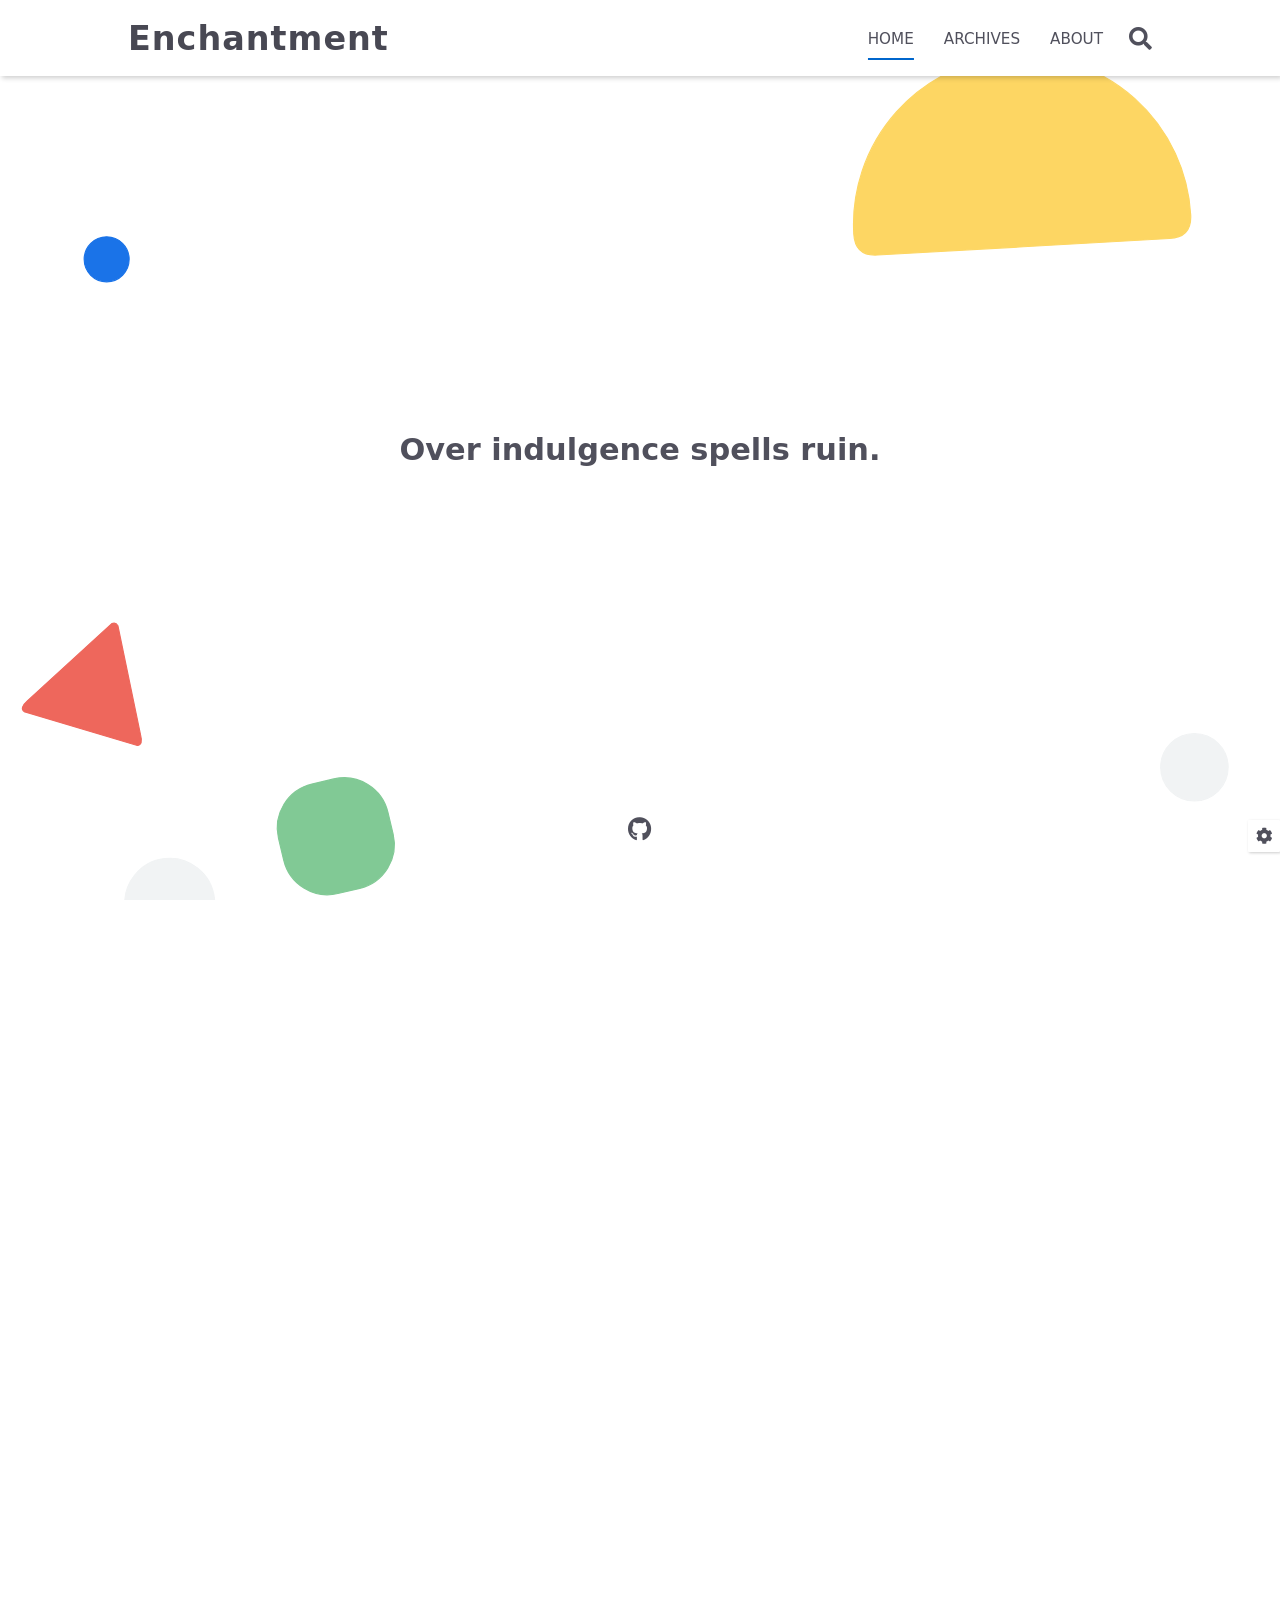
<file: index.html>
<!DOCTYPE html>
<html lang="en">
<head>
    <meta charset="utf-8">
    <meta name="viewport" content="width=device-width, initial-scale=1, maximum-scale=1">
    <meta name="keywords" content="Hexo Theme Keep">
    <meta name="description" content="Hexo Theme Keep">
    <meta name="author" content="IMeanGabriel">
    
    <title>
        
        Enchantment
    </title>
    <link rel="stylesheet" href="/css/style.css">
    <link rel="shortcut icon" href="/images/house.ico">
    <link rel="stylesheet" href="/css/font-awesome.min.css">
    <script id="hexo-configurations">
    let KEEP = window.KEEP || {};
    KEEP.hexo_config = {"hostname":"example.com","root":"/","language":"en","path":"search.json"};
    KEEP.theme_config = {"toc":{"enable":true,"number":false,"expand_all":false,"init_open":true},"style":{"primary_color":"#0066CC","avatar":"/images/kitten.svg","favicon":"/images/house.ico","article_img_align":"left","left_side_width":"260px","content_max_width":"920px","hover":{"shadow":true,"scale":true},"first_screen":{"enable":true,"background_img":"/images/bg.svg","description":"Over indulgence spells ruin."},"scroll":{"progress_bar":{"enable":true},"percent":{"enable":true}}},"local_search":{"enable":true,"preload":true},"code_copy":{"enable":false,"style":"default"},"pjax":{"enable":true},"lazyload":{"enable":true},"version":"3.4.1"};
    KEEP.language_ago = {"second":"%s seconds ago","minute":"%s minutes ago","hour":"%s hours ago","day":"%s days ago","week":"%s weeks ago","month":"%s months ago","year":"%s years ago"};
  </script>
<meta name="generator" content="Hexo 5.4.0"></head>


<body>
<div class="progress-bar-container">
    
        <span class="scroll-progress-bar"></span>
    

    
        <span class="pjax-progress-bar"></span>
        <span class="pjax-progress-icon">
            <i class="fas fa-circle-notch fa-spin"></i>
        </span>
    
</div>


<main class="page-container">

    
        <div class="first-screen-container flex-center fade-in-down-animation">
    <div class="content flex-center">
        <div class="description">
            Over indulgence spells ruin.
        </div>
        
            <div class="s-icon-list">
                
                    
                        
                            <span class="s-icon-item github">
                                <a target="_blank" href="https://github.com/IMeanGabriel# your GitHub URL">
                                    <i class="fab fa-github"></i>
                                </a>
                            </span>
                        
                    
                
                    
                
                    
                
                    
                
                    
                
                    
                
                    
                
                    
                
            </div>
        
    </div>
</div>

    

    <div class="page-main-content">

        <div class="page-main-content-top">
            <header class="header-wrapper">

    <div class="header-content has-first-screen">
        <div class="left">
            <a class="logo-title" href="/">
                Enchantment
            </a>
        </div>

        <div class="right">
            <div class="pc">
                <ul class="menu-list">
                    
                        <li class="menu-item">
                            <a class="active"
                               href="/"
                            >
                                HOME
                            </a>
                        </li>
                    
                        <li class="menu-item">
                            <a class=""
                               href="/archives"
                            >
                                ARCHIVES
                            </a>
                        </li>
                    
                        <li class="menu-item">
                            <a class=""
                               href="/about"
                            >
                                ABOUT
                            </a>
                        </li>
                    
                    
                        <li class="menu-item search search-popup-trigger">
                            <i class="fas fa-search"></i>
                        </li>
                    
                </ul>
            </div>
            <div class="mobile">
                
                    <div class="icon-item search search-popup-trigger"><i class="fas fa-search"></i></div>
                
                <div class="icon-item menu-bar">
                    <div class="menu-bar-middle"></div>
                </div>
            </div>
        </div>
    </div>

    <div class="header-drawer">
        <ul class="drawer-menu-list">
            
                <li class="drawer-menu-item flex-center">
                    <a class="active"
                       href="/">HOME</a>
                </li>
            
                <li class="drawer-menu-item flex-center">
                    <a class=""
                       href="/archives">ARCHIVES</a>
                </li>
            
                <li class="drawer-menu-item flex-center">
                    <a class=""
                       href="/about">ABOUT</a>
                </li>
            
        </ul>
    </div>

    <div class="window-mask"></div>

</header>


        </div>

        <div class="page-main-content-middle">

            <div class="main-content">

                
                    <div class="home-content-container fade-in-down-animation">
    <ul class="home-article-list">
        
            <li class="home-article-item">

                

                <h3 class="home-article-title">
                    <a href="/2026/03/01/%E4%BA%B2%E5%AD%90%E4%B8%BC%E9%85%8D%E6%96%B9/">
                        亲子丼配方
                    </a>
                </h3>

                <div class="home-article-content markdown-body">
                    
                        来自京都老店的黄金单人份比例：鸡上腿肉 200 克 去骨，切小块，盐胡椒腌制小黄洋葱半颗，切丝浓口酱油 15ml味淋 5ml白砂糖 2 克水 100ml鸡蛋 2-3 颗 （搅打6圈左右）
洋葱炒至焦黄，下鸡胸肉，翻炒至表面看不到生肉。倒入料汁，中火盖...
                    
                </div>

                <div class="home-article-meta-info-container">
    <div class="home-article-meta-info">
        <span><i class="fas fa-history"></i>&nbsp;<span class="home-article-date" data-date="Sun Mar 01 2026 23:33:52 GMT+0800">2026-03-01</span></span>
        
        
    </div>

    <a href="/2026/03/01/%E4%BA%B2%E5%AD%90%E4%B8%BC%E9%85%8D%E6%96%B9/">Read more&nbsp;<i class="fas fa-angle-right"></i></a>
</div>

            </li>
        
            <li class="home-article-item">

                

                <h3 class="home-article-title">
                    <a href="/2021/03/18/DP%E2%80%94%E8%83%8C%E5%8C%85%E9%97%AE%E9%A2%98/">
                        DP—背包问题
                    </a>
                </h3>

                <div class="home-article-content markdown-body">
                    
                        1. 01背包AcWing 01背包问题 题源

$N$ 件物品，背包容量为 $V$ 。每件物品只能使用一次，选/不选。
第 $i$ 件物品的体积为 $v_i$，价值是 $w_i$。
选择部分物品装入背包，使总体积不超过背包容量，且总价值最大。

设...
                    
                </div>

                <div class="home-article-meta-info-container">
    <div class="home-article-meta-info">
        <span><i class="fas fa-history"></i>&nbsp;<span class="home-article-date" data-date="Thu Mar 18 2021 21:40:51 GMT+0800">2021-03-18</span></span>
        
        
    </div>

    <a href="/2021/03/18/DP%E2%80%94%E8%83%8C%E5%8C%85%E9%97%AE%E9%A2%98/">Read more&nbsp;<i class="fas fa-angle-right"></i></a>
</div>

            </li>
        
            <li class="home-article-item">

                

                <h3 class="home-article-title">
                    <a href="/2021/03/06/My-First-Blog/">
                        My First Blog
                    </a>
                </h3>

                <div class="home-article-content markdown-body">
                    
                        大度山
作者: 余光中
　你不知道你是谁，你忧郁；你知道你不是谁，你幻灭。
　
春天在大度山上喊我竖笛伸长长的颈子喊我（弄蛇人那样地喊我）坐在松松的山坡山晒簇新簇新簇新的太阳耀眼像头条新闻的太阳早餐桌对面坐着的太阳鸭蛋黄，鸭蛋黄，浓浓的太阳春天很新春...
                    
                </div>

                <div class="home-article-meta-info-container">
    <div class="home-article-meta-info">
        <span><i class="fas fa-history"></i>&nbsp;<span class="home-article-date" data-date="Sat Mar 06 2021 12:56:34 GMT+0800">2021-03-06</span></span>
        
        
    </div>

    <a href="/2021/03/06/My-First-Blog/">Read more&nbsp;<i class="fas fa-angle-right"></i></a>
</div>

            </li>
        
            <li class="home-article-item">

                

                <h3 class="home-article-title">
                    <a href="/2021/03/06/hello-world/">
                        Hello World
                    </a>
                </h3>

                <div class="home-article-content markdown-body">
                    
                        Welcome to Hexo! This is your very first post. Check documentation for more info. If you get any problems when using Hexo, yo...
                    
                </div>

                <div class="home-article-meta-info-container">
    <div class="home-article-meta-info">
        <span><i class="fas fa-history"></i>&nbsp;<span class="home-article-date" data-date="Sat Mar 06 2021 11:58:36 GMT+0800">2021-03-06</span></span>
        
        
    </div>

    <a href="/2021/03/06/hello-world/">Read more&nbsp;<i class="fas fa-angle-right"></i></a>
</div>

            </li>
        
    </ul>

    <div class="home-paginator">
        <div class="paginator">
    

    
</div>

    </div>
</div>


                
            </div>

        </div>

        <div class="page-main-content-bottom">
            <footer class="footer">
    <div class="info-container">
        <div class="copyright-info info-item">
            &copy;
            
              <span>2021</span>&nbsp;-&nbsp;
            
            2026&nbsp;<i class="fas fa-heart icon-animate"></i>&nbsp;<a href="/">IMeanGabriel</a>
        </div>
        
            <script async data-pjax src="//busuanzi.ibruce.info/busuanzi/2.3/busuanzi.pure.mini.js"></script>
            <div class="website-count info-item">
                
                
            </div>
        
        <div class="theme-info info-item">
            Powered by <a target="_blank" href="https://hexo.io">Hexo</a>&nbsp;|&nbsp;Theme&nbsp;<a class="theme-version" target="_blank" href="https://github.com/XPoet/hexo-theme-keep">Keep v3.4.1</a>
        </div>
        
    </div>
</footer>

        </div>
    </div>

    

    <div class="right-bottom-side-tools">
        <div class="side-tools-container">
    <ul class="side-tools-list">
        <li class="tools-item tool-font-adjust-plus flex-center">
            <i class="fas fa-search-plus"></i>
        </li>

        <li class="tools-item tool-font-adjust-minus flex-center">
            <i class="fas fa-search-minus"></i>
        </li>

        <li class="tools-item tool-expand-width flex-center">
            <i class="fas fa-arrows-alt-h"></i>
        </li>

        <li class="tools-item tool-dark-light-toggle flex-center">
            <i class="fas fa-moon"></i>
        </li>

        <!-- rss -->
        

        

        <li class="tools-item tool-scroll-to-bottom flex-center">
            <i class="fas fa-arrow-down"></i>
        </li>
    </ul>

    <ul class="exposed-tools-list">
        <li class="tools-item tool-toggle-show flex-center">
            <i class="fas fa-cog fa-spin"></i>
        </li>
        
            <li class="tools-item tool-scroll-to-top flex-center">
                <i class="arrow-up fas fa-arrow-up"></i>
                <span class="percent"></span>
            </li>
        
    </ul>
</div>

    </div>

    

    <div class="image-viewer-container">
    <img src="">
</div>


    
        <div class="search-pop-overlay">
    <div class="popup search-popup">
        <div class="search-header">
          <span class="search-input-field-pre">
            <i class="fas fa-keyboard"></i>
          </span>
            <div class="search-input-container">
                <input autocomplete="off"
                       autocorrect="off"
                       autocapitalize="off"
                       placeholder="Search..."
                       spellcheck="false"
                       type="search"
                       class="search-input"
                >
            </div>
            <span class="popup-btn-close">
                <i class="fas fa-times"></i>
            </span>
        </div>
        <div id="search-result">
            <div id="no-result">
                <i class="fas fa-spinner fa-pulse fa-5x fa-fw"></i>
            </div>
        </div>
    </div>
</div>

    

</main>




<script src="/js/utils.js"></script><script src="/js/main.js"></script><script src="/js/header-shrink.js"></script><script src="/js/back2top.js"></script><script src="/js/dark-light-toggle.js"></script>


    <script src="/js/local-search.js"></script>





    <script src="/js/lazyload.js"></script>


<div class="post-scripts pjax">
    
</div>


    <script src="/js/libs/pjax.min.js"></script>
<script>
    window.addEventListener('DOMContentLoaded', () => {
        const pjax = new Pjax({
            selectors: [
                'head title',
                '.page-container',
                '.pjax'
            ],
            history: true,
            debug: false,
            cacheBust: false,
            timeout: 0,
            analytics: false,
            currentUrlFullReload: false,
            scrollRestoration: false,
            // scrollTo: true,
        });

        document.addEventListener('pjax:send', () => {
            KEEP.utils.pjaxProgressBarStart();
        });

        document.addEventListener('pjax:complete', () => {
            KEEP.utils.pjaxProgressBarEnd();
            pjax.executeScripts(document.querySelectorAll('script[data-pjax], .pjax script'));
            KEEP.refresh();
        });
    });
</script>



</body>
</html>
</file>
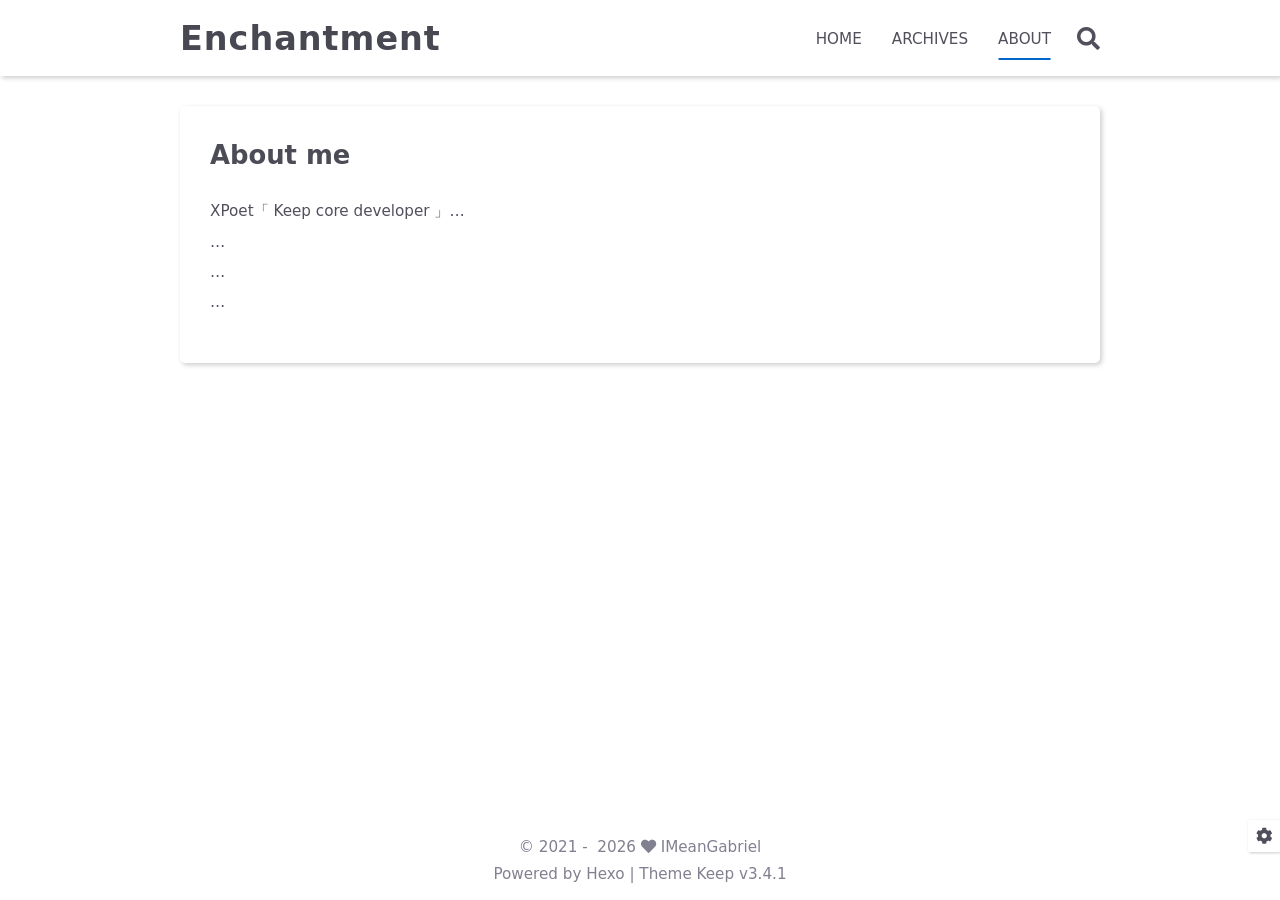
<file: about/index.html>
<!DOCTYPE html>
<html lang="en">
<head>
    <meta charset="utf-8">
    <meta name="viewport" content="width=device-width, initial-scale=1, maximum-scale=1">
    <meta name="keywords" content="Hexo Theme Keep">
    <meta name="description" content="Hexo Theme Keep">
    <meta name="author" content="IMeanGabriel">
    
    <title>
        
            About |
        
        Enchantment
    </title>
    <link rel="stylesheet" href="/css/style.css">
    <link rel="shortcut icon" href="/images/house.ico">
    <link rel="stylesheet" href="/css/font-awesome.min.css">
    <script id="hexo-configurations">
    let KEEP = window.KEEP || {};
    KEEP.hexo_config = {"hostname":"example.com","root":"/","language":"en","path":"search.json"};
    KEEP.theme_config = {"toc":{"enable":true,"number":false,"expand_all":false,"init_open":true},"style":{"primary_color":"#0066CC","avatar":"/images/kitten.svg","favicon":"/images/house.ico","article_img_align":"left","left_side_width":"260px","content_max_width":"920px","hover":{"shadow":true,"scale":true},"first_screen":{"enable":true,"background_img":"/images/bg.svg","description":"Over indulgence spells ruin."},"scroll":{"progress_bar":{"enable":true},"percent":{"enable":true}}},"local_search":{"enable":true,"preload":true},"code_copy":{"enable":false,"style":"default"},"pjax":{"enable":true},"lazyload":{"enable":true},"version":"3.4.1"};
    KEEP.language_ago = {"second":"%s seconds ago","minute":"%s minutes ago","hour":"%s hours ago","day":"%s days ago","week":"%s weeks ago","month":"%s months ago","year":"%s years ago"};
  </script>
<meta name="generator" content="Hexo 5.4.0"></head>


<body>
<div class="progress-bar-container">
    
        <span class="scroll-progress-bar"></span>
    

    
        <span class="pjax-progress-bar"></span>
        <span class="pjax-progress-icon">
            <i class="fas fa-circle-notch fa-spin"></i>
        </span>
    
</div>


<main class="page-container">

    

    <div class="page-main-content">

        <div class="page-main-content-top">
            <header class="header-wrapper">

    <div class="header-content">
        <div class="left">
            <a class="logo-title" href="/">
                Enchantment
            </a>
        </div>

        <div class="right">
            <div class="pc">
                <ul class="menu-list">
                    
                        <li class="menu-item">
                            <a class=""
                               href="/"
                            >
                                HOME
                            </a>
                        </li>
                    
                        <li class="menu-item">
                            <a class=""
                               href="/archives"
                            >
                                ARCHIVES
                            </a>
                        </li>
                    
                        <li class="menu-item">
                            <a class="active"
                               href="/about"
                            >
                                ABOUT
                            </a>
                        </li>
                    
                    
                        <li class="menu-item search search-popup-trigger">
                            <i class="fas fa-search"></i>
                        </li>
                    
                </ul>
            </div>
            <div class="mobile">
                
                    <div class="icon-item search search-popup-trigger"><i class="fas fa-search"></i></div>
                
                <div class="icon-item menu-bar">
                    <div class="menu-bar-middle"></div>
                </div>
            </div>
        </div>
    </div>

    <div class="header-drawer">
        <ul class="drawer-menu-list">
            
                <li class="drawer-menu-item flex-center">
                    <a class=""
                       href="/">HOME</a>
                </li>
            
                <li class="drawer-menu-item flex-center">
                    <a class=""
                       href="/archives">ARCHIVES</a>
                </li>
            
                <li class="drawer-menu-item flex-center">
                    <a class="active"
                       href="/about">ABOUT</a>
                </li>
            
        </ul>
    </div>

    <div class="window-mask"></div>

</header>


        </div>

        <div class="page-main-content-middle">

            <div class="main-content">

                
                    <div class="fade-in-down-animation">
    <div class="page-template-container">
        
        
        <div class="page-template-content markdown-body">
            
                <h2 id="About-me"><a href="#About-me" class="headerlink" title="About me"></a>About me</h2><p>XPoet「 Keep core developer 」…<br>…<br>…<br>…</p>

            
        </div>
        <div class="page-template-comments">
            
        </div>
    </div>
</div>


                
            </div>

        </div>

        <div class="page-main-content-bottom">
            <footer class="footer">
    <div class="info-container">
        <div class="copyright-info info-item">
            &copy;
            
              <span>2021</span>&nbsp;-&nbsp;
            
            2026&nbsp;<i class="fas fa-heart icon-animate"></i>&nbsp;<a href="/">IMeanGabriel</a>
        </div>
        
            <script async data-pjax src="//busuanzi.ibruce.info/busuanzi/2.3/busuanzi.pure.mini.js"></script>
            <div class="website-count info-item">
                
                
            </div>
        
        <div class="theme-info info-item">
            Powered by <a target="_blank" href="https://hexo.io">Hexo</a>&nbsp;|&nbsp;Theme&nbsp;<a class="theme-version" target="_blank" href="https://github.com/XPoet/hexo-theme-keep">Keep v3.4.1</a>
        </div>
        
    </div>
</footer>

        </div>
    </div>

    

    <div class="right-bottom-side-tools">
        <div class="side-tools-container">
    <ul class="side-tools-list">
        <li class="tools-item tool-font-adjust-plus flex-center">
            <i class="fas fa-search-plus"></i>
        </li>

        <li class="tools-item tool-font-adjust-minus flex-center">
            <i class="fas fa-search-minus"></i>
        </li>

        <li class="tools-item tool-expand-width flex-center">
            <i class="fas fa-arrows-alt-h"></i>
        </li>

        <li class="tools-item tool-dark-light-toggle flex-center">
            <i class="fas fa-moon"></i>
        </li>

        <!-- rss -->
        

        

        <li class="tools-item tool-scroll-to-bottom flex-center">
            <i class="fas fa-arrow-down"></i>
        </li>
    </ul>

    <ul class="exposed-tools-list">
        <li class="tools-item tool-toggle-show flex-center">
            <i class="fas fa-cog fa-spin"></i>
        </li>
        
            <li class="tools-item tool-scroll-to-top flex-center">
                <i class="arrow-up fas fa-arrow-up"></i>
                <span class="percent"></span>
            </li>
        
    </ul>
</div>

    </div>

    

    <div class="image-viewer-container">
    <img src="">
</div>


    
        <div class="search-pop-overlay">
    <div class="popup search-popup">
        <div class="search-header">
          <span class="search-input-field-pre">
            <i class="fas fa-keyboard"></i>
          </span>
            <div class="search-input-container">
                <input autocomplete="off"
                       autocorrect="off"
                       autocapitalize="off"
                       placeholder="Search..."
                       spellcheck="false"
                       type="search"
                       class="search-input"
                >
            </div>
            <span class="popup-btn-close">
                <i class="fas fa-times"></i>
            </span>
        </div>
        <div id="search-result">
            <div id="no-result">
                <i class="fas fa-spinner fa-pulse fa-5x fa-fw"></i>
            </div>
        </div>
    </div>
</div>

    

</main>



<script src="/js/utils.js"></script><script src="/js/main.js"></script><script src="/js/header-shrink.js"></script><script src="/js/back2top.js"></script><script src="/js/dark-light-toggle.js"></script>


    <script src="/js/local-search.js"></script>





    <script src="/js/lazyload.js"></script>


<div class="post-scripts pjax">
    
</div>


    <script src="/js/libs/pjax.min.js"></script>
<script>
    window.addEventListener('DOMContentLoaded', () => {
        const pjax = new Pjax({
            selectors: [
                'head title',
                '.page-container',
                '.pjax'
            ],
            history: true,
            debug: false,
            cacheBust: false,
            timeout: 0,
            analytics: false,
            currentUrlFullReload: false,
            scrollRestoration: false,
            // scrollTo: true,
        });

        document.addEventListener('pjax:send', () => {
            KEEP.utils.pjaxProgressBarStart();
        });

        document.addEventListener('pjax:complete', () => {
            KEEP.utils.pjaxProgressBarEnd();
            pjax.executeScripts(document.querySelectorAll('script[data-pjax], .pjax script'));
            KEEP.refresh();
        });
    });
</script>



</body>
</html>
</file>
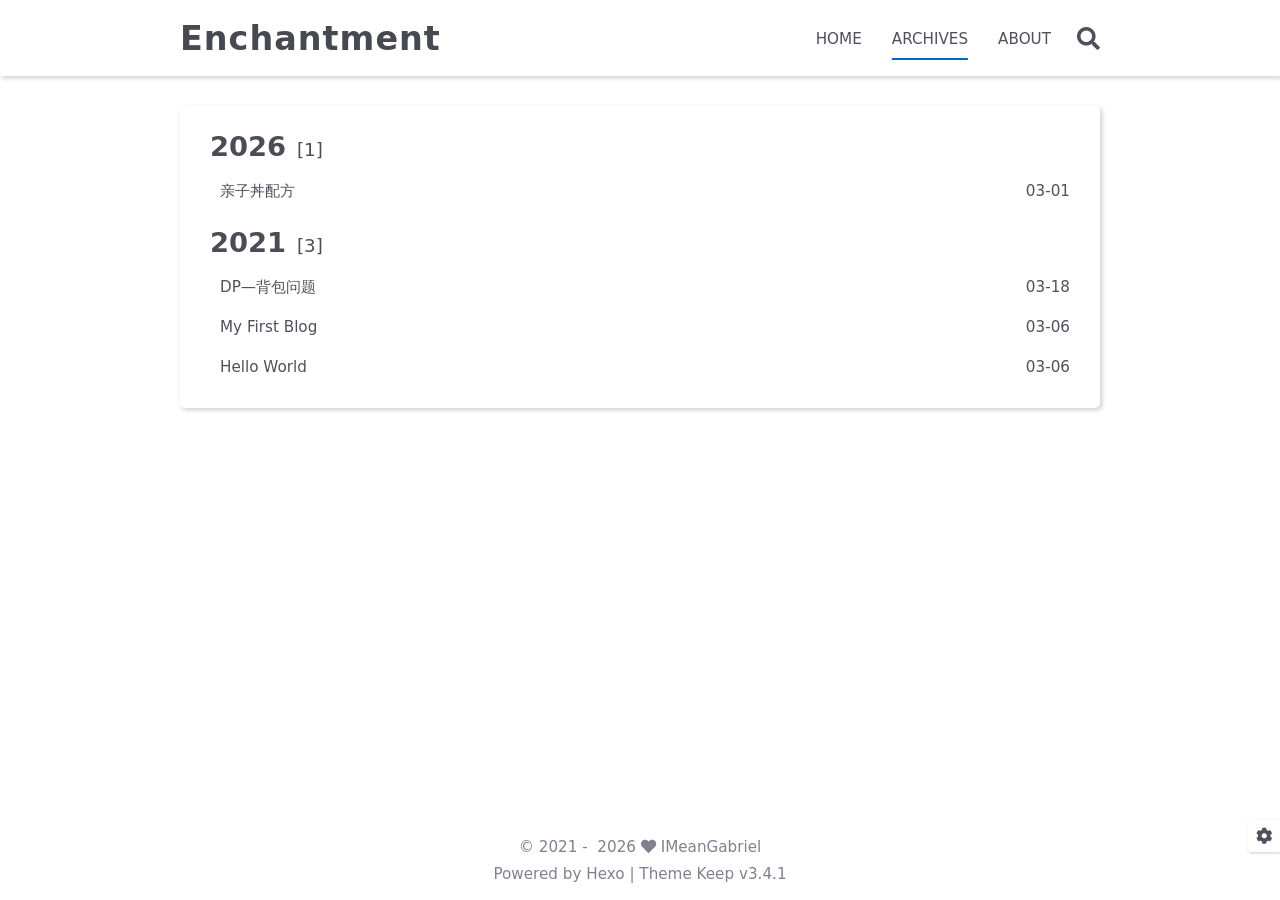
<file: archives/index.html>
<!DOCTYPE html>
<html lang="en">
<head>
    <meta charset="utf-8">
    <meta name="viewport" content="width=device-width, initial-scale=1, maximum-scale=1">
    <meta name="keywords" content="Hexo Theme Keep">
    <meta name="description" content="Hexo Theme Keep">
    <meta name="author" content="IMeanGabriel">
    
    <title>
        
            Archive |
        
        Enchantment
    </title>
    <link rel="stylesheet" href="/css/style.css">
    <link rel="shortcut icon" href="/images/house.ico">
    <link rel="stylesheet" href="/css/font-awesome.min.css">
    <script id="hexo-configurations">
    let KEEP = window.KEEP || {};
    KEEP.hexo_config = {"hostname":"example.com","root":"/","language":"en","path":"search.json"};
    KEEP.theme_config = {"toc":{"enable":true,"number":false,"expand_all":false,"init_open":true},"style":{"primary_color":"#0066CC","avatar":"/images/kitten.svg","favicon":"/images/house.ico","article_img_align":"left","left_side_width":"260px","content_max_width":"920px","hover":{"shadow":true,"scale":true},"first_screen":{"enable":true,"background_img":"/images/bg.svg","description":"Over indulgence spells ruin."},"scroll":{"progress_bar":{"enable":true},"percent":{"enable":true}}},"local_search":{"enable":true,"preload":true},"code_copy":{"enable":false,"style":"default"},"pjax":{"enable":true},"lazyload":{"enable":true},"version":"3.4.1"};
    KEEP.language_ago = {"second":"%s seconds ago","minute":"%s minutes ago","hour":"%s hours ago","day":"%s days ago","week":"%s weeks ago","month":"%s months ago","year":"%s years ago"};
  </script>
<meta name="generator" content="Hexo 5.4.0"></head>


<body>
<div class="progress-bar-container">
    
        <span class="scroll-progress-bar"></span>
    

    
        <span class="pjax-progress-bar"></span>
        <span class="pjax-progress-icon">
            <i class="fas fa-circle-notch fa-spin"></i>
        </span>
    
</div>


<main class="page-container">

    

    <div class="page-main-content">

        <div class="page-main-content-top">
            <header class="header-wrapper">

    <div class="header-content">
        <div class="left">
            <a class="logo-title" href="/">
                Enchantment
            </a>
        </div>

        <div class="right">
            <div class="pc">
                <ul class="menu-list">
                    
                        <li class="menu-item">
                            <a class=""
                               href="/"
                            >
                                HOME
                            </a>
                        </li>
                    
                        <li class="menu-item">
                            <a class="active"
                               href="/archives"
                            >
                                ARCHIVES
                            </a>
                        </li>
                    
                        <li class="menu-item">
                            <a class=""
                               href="/about"
                            >
                                ABOUT
                            </a>
                        </li>
                    
                    
                        <li class="menu-item search search-popup-trigger">
                            <i class="fas fa-search"></i>
                        </li>
                    
                </ul>
            </div>
            <div class="mobile">
                
                    <div class="icon-item search search-popup-trigger"><i class="fas fa-search"></i></div>
                
                <div class="icon-item menu-bar">
                    <div class="menu-bar-middle"></div>
                </div>
            </div>
        </div>
    </div>

    <div class="header-drawer">
        <ul class="drawer-menu-list">
            
                <li class="drawer-menu-item flex-center">
                    <a class=""
                       href="/">HOME</a>
                </li>
            
                <li class="drawer-menu-item flex-center">
                    <a class="active"
                       href="/archives">ARCHIVES</a>
                </li>
            
                <li class="drawer-menu-item flex-center">
                    <a class=""
                       href="/about">ABOUT</a>
                </li>
            
        </ul>
    </div>

    <div class="window-mask"></div>

</header>


        </div>

        <div class="page-main-content-middle">

            <div class="main-content">

                
                    <div class="fade-in-down-animation">
    <div class="archive-container ">
        
<div class="archive-list-container">
    
        <section class="archive-item">
            <div class="archive-item-header">
                <span class="archive-year">2026</span>
                <span class="archive-year-post-count">[1]</span>
            </div>
            <ul class="article-list">
                
                    <li class="article-item">
                        <a class="article-title"
                           href="/2026/03/01/%E4%BA%B2%E5%AD%90%E4%B8%BC%E9%85%8D%E6%96%B9/"
                        >亲子丼配方</a>
                        <span class="article-date">03-01</span>
                    </li>
                
            </ul>
        </section>
    
        <section class="archive-item">
            <div class="archive-item-header">
                <span class="archive-year">2021</span>
                <span class="archive-year-post-count">[3]</span>
            </div>
            <ul class="article-list">
                
                    <li class="article-item">
                        <a class="article-title"
                           href="/2021/03/18/DP%E2%80%94%E8%83%8C%E5%8C%85%E9%97%AE%E9%A2%98/"
                        >DP—背包问题</a>
                        <span class="article-date">03-18</span>
                    </li>
                
                    <li class="article-item">
                        <a class="article-title"
                           href="/2021/03/06/My-First-Blog/"
                        >My First Blog</a>
                        <span class="article-date">03-06</span>
                    </li>
                
                    <li class="article-item">
                        <a class="article-title"
                           href="/2021/03/06/hello-world/"
                        >Hello World</a>
                        <span class="article-date">03-06</span>
                    </li>
                
            </ul>
        </section>
    
</div>

    </div>
</div>

                
            </div>

        </div>

        <div class="page-main-content-bottom">
            <footer class="footer">
    <div class="info-container">
        <div class="copyright-info info-item">
            &copy;
            
              <span>2021</span>&nbsp;-&nbsp;
            
            2026&nbsp;<i class="fas fa-heart icon-animate"></i>&nbsp;<a href="/">IMeanGabriel</a>
        </div>
        
            <script async data-pjax src="//busuanzi.ibruce.info/busuanzi/2.3/busuanzi.pure.mini.js"></script>
            <div class="website-count info-item">
                
                
            </div>
        
        <div class="theme-info info-item">
            Powered by <a target="_blank" href="https://hexo.io">Hexo</a>&nbsp;|&nbsp;Theme&nbsp;<a class="theme-version" target="_blank" href="https://github.com/XPoet/hexo-theme-keep">Keep v3.4.1</a>
        </div>
        
    </div>
</footer>

        </div>
    </div>

    

    <div class="right-bottom-side-tools">
        <div class="side-tools-container">
    <ul class="side-tools-list">
        <li class="tools-item tool-font-adjust-plus flex-center">
            <i class="fas fa-search-plus"></i>
        </li>

        <li class="tools-item tool-font-adjust-minus flex-center">
            <i class="fas fa-search-minus"></i>
        </li>

        <li class="tools-item tool-expand-width flex-center">
            <i class="fas fa-arrows-alt-h"></i>
        </li>

        <li class="tools-item tool-dark-light-toggle flex-center">
            <i class="fas fa-moon"></i>
        </li>

        <!-- rss -->
        

        

        <li class="tools-item tool-scroll-to-bottom flex-center">
            <i class="fas fa-arrow-down"></i>
        </li>
    </ul>

    <ul class="exposed-tools-list">
        <li class="tools-item tool-toggle-show flex-center">
            <i class="fas fa-cog fa-spin"></i>
        </li>
        
            <li class="tools-item tool-scroll-to-top flex-center">
                <i class="arrow-up fas fa-arrow-up"></i>
                <span class="percent"></span>
            </li>
        
    </ul>
</div>

    </div>

    

    <div class="image-viewer-container">
    <img src="">
</div>


    
        <div class="search-pop-overlay">
    <div class="popup search-popup">
        <div class="search-header">
          <span class="search-input-field-pre">
            <i class="fas fa-keyboard"></i>
          </span>
            <div class="search-input-container">
                <input autocomplete="off"
                       autocorrect="off"
                       autocapitalize="off"
                       placeholder="Search..."
                       spellcheck="false"
                       type="search"
                       class="search-input"
                >
            </div>
            <span class="popup-btn-close">
                <i class="fas fa-times"></i>
            </span>
        </div>
        <div id="search-result">
            <div id="no-result">
                <i class="fas fa-spinner fa-pulse fa-5x fa-fw"></i>
            </div>
        </div>
    </div>
</div>

    

</main>



<script src="/js/utils.js"></script><script src="/js/main.js"></script><script src="/js/header-shrink.js"></script><script src="/js/back2top.js"></script><script src="/js/dark-light-toggle.js"></script>


    <script src="/js/local-search.js"></script>





    <script src="/js/lazyload.js"></script>


<div class="post-scripts pjax">
    
</div>


    <script src="/js/libs/pjax.min.js"></script>
<script>
    window.addEventListener('DOMContentLoaded', () => {
        const pjax = new Pjax({
            selectors: [
                'head title',
                '.page-container',
                '.pjax'
            ],
            history: true,
            debug: false,
            cacheBust: false,
            timeout: 0,
            analytics: false,
            currentUrlFullReload: false,
            scrollRestoration: false,
            // scrollTo: true,
        });

        document.addEventListener('pjax:send', () => {
            KEEP.utils.pjaxProgressBarStart();
        });

        document.addEventListener('pjax:complete', () => {
            KEEP.utils.pjaxProgressBarEnd();
            pjax.executeScripts(document.querySelectorAll('script[data-pjax], .pjax script'));
            KEEP.refresh();
        });
    });
</script>



</body>
</html>
</file>
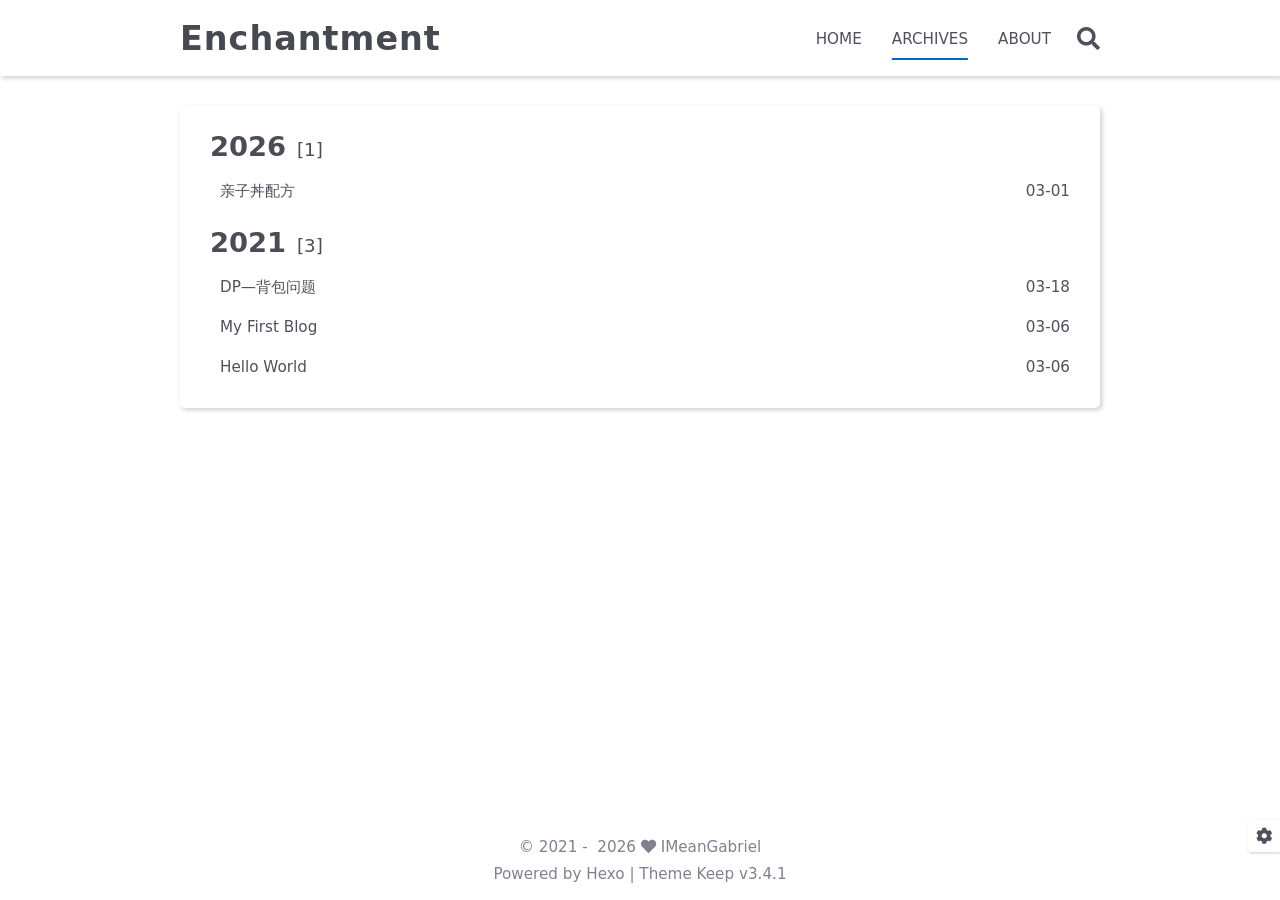
<file: archives/2021/index.html>
<!DOCTYPE html>
<html lang="en">
<head>
    <meta charset="utf-8">
    <meta name="viewport" content="width=device-width, initial-scale=1, maximum-scale=1">
    <meta name="keywords" content="Hexo Theme Keep">
    <meta name="description" content="Hexo Theme Keep">
    <meta name="author" content="IMeanGabriel">
    
    <title>
        
            Archive: 2021 |
        
        Enchantment
    </title>
    <link rel="stylesheet" href="/css/style.css">
    <link rel="shortcut icon" href="/images/house.ico">
    <link rel="stylesheet" href="/css/font-awesome.min.css">
    <script id="hexo-configurations">
    let KEEP = window.KEEP || {};
    KEEP.hexo_config = {"hostname":"example.com","root":"/","language":"en","path":"search.json"};
    KEEP.theme_config = {"toc":{"enable":true,"number":false,"expand_all":false,"init_open":true},"style":{"primary_color":"#0066CC","avatar":"/images/kitten.svg","favicon":"/images/house.ico","article_img_align":"left","left_side_width":"260px","content_max_width":"920px","hover":{"shadow":true,"scale":true},"first_screen":{"enable":true,"background_img":"/images/bg.svg","description":"Over indulgence spells ruin."},"scroll":{"progress_bar":{"enable":true},"percent":{"enable":true}}},"local_search":{"enable":true,"preload":true},"code_copy":{"enable":false,"style":"default"},"pjax":{"enable":true},"lazyload":{"enable":true},"version":"3.4.1"};
    KEEP.language_ago = {"second":"%s seconds ago","minute":"%s minutes ago","hour":"%s hours ago","day":"%s days ago","week":"%s weeks ago","month":"%s months ago","year":"%s years ago"};
  </script>
<meta name="generator" content="Hexo 5.4.0"></head>


<body>
<div class="progress-bar-container">
    
        <span class="scroll-progress-bar"></span>
    

    
        <span class="pjax-progress-bar"></span>
        <span class="pjax-progress-icon">
            <i class="fas fa-circle-notch fa-spin"></i>
        </span>
    
</div>


<main class="page-container">

    

    <div class="page-main-content">

        <div class="page-main-content-top">
            <header class="header-wrapper">

    <div class="header-content">
        <div class="left">
            <a class="logo-title" href="/">
                Enchantment
            </a>
        </div>

        <div class="right">
            <div class="pc">
                <ul class="menu-list">
                    
                        <li class="menu-item">
                            <a class=""
                               href="/"
                            >
                                HOME
                            </a>
                        </li>
                    
                        <li class="menu-item">
                            <a class="active"
                               href="/archives"
                            >
                                ARCHIVES
                            </a>
                        </li>
                    
                        <li class="menu-item">
                            <a class=""
                               href="/about"
                            >
                                ABOUT
                            </a>
                        </li>
                    
                    
                        <li class="menu-item search search-popup-trigger">
                            <i class="fas fa-search"></i>
                        </li>
                    
                </ul>
            </div>
            <div class="mobile">
                
                    <div class="icon-item search search-popup-trigger"><i class="fas fa-search"></i></div>
                
                <div class="icon-item menu-bar">
                    <div class="menu-bar-middle"></div>
                </div>
            </div>
        </div>
    </div>

    <div class="header-drawer">
        <ul class="drawer-menu-list">
            
                <li class="drawer-menu-item flex-center">
                    <a class=""
                       href="/">HOME</a>
                </li>
            
                <li class="drawer-menu-item flex-center">
                    <a class="active"
                       href="/archives">ARCHIVES</a>
                </li>
            
                <li class="drawer-menu-item flex-center">
                    <a class=""
                       href="/about">ABOUT</a>
                </li>
            
        </ul>
    </div>

    <div class="window-mask"></div>

</header>


        </div>

        <div class="page-main-content-middle">

            <div class="main-content">

                
                    <div class="fade-in-down-animation">
    <div class="archive-container ">
        
<div class="archive-list-container">
    
        <section class="archive-item">
            <div class="archive-item-header">
                <span class="archive-year">2026</span>
                <span class="archive-year-post-count">[1]</span>
            </div>
            <ul class="article-list">
                
                    <li class="article-item">
                        <a class="article-title"
                           href="/2026/03/01/%E4%BA%B2%E5%AD%90%E4%B8%BC%E9%85%8D%E6%96%B9/"
                        >亲子丼配方</a>
                        <span class="article-date">03-01</span>
                    </li>
                
            </ul>
        </section>
    
        <section class="archive-item">
            <div class="archive-item-header">
                <span class="archive-year">2021</span>
                <span class="archive-year-post-count">[3]</span>
            </div>
            <ul class="article-list">
                
                    <li class="article-item">
                        <a class="article-title"
                           href="/2021/03/18/DP%E2%80%94%E8%83%8C%E5%8C%85%E9%97%AE%E9%A2%98/"
                        >DP—背包问题</a>
                        <span class="article-date">03-18</span>
                    </li>
                
                    <li class="article-item">
                        <a class="article-title"
                           href="/2021/03/06/My-First-Blog/"
                        >My First Blog</a>
                        <span class="article-date">03-06</span>
                    </li>
                
                    <li class="article-item">
                        <a class="article-title"
                           href="/2021/03/06/hello-world/"
                        >Hello World</a>
                        <span class="article-date">03-06</span>
                    </li>
                
            </ul>
        </section>
    
</div>

    </div>
</div>

                
            </div>

        </div>

        <div class="page-main-content-bottom">
            <footer class="footer">
    <div class="info-container">
        <div class="copyright-info info-item">
            &copy;
            
              <span>2021</span>&nbsp;-&nbsp;
            
            2026&nbsp;<i class="fas fa-heart icon-animate"></i>&nbsp;<a href="/">IMeanGabriel</a>
        </div>
        
            <script async data-pjax src="//busuanzi.ibruce.info/busuanzi/2.3/busuanzi.pure.mini.js"></script>
            <div class="website-count info-item">
                
                
            </div>
        
        <div class="theme-info info-item">
            Powered by <a target="_blank" href="https://hexo.io">Hexo</a>&nbsp;|&nbsp;Theme&nbsp;<a class="theme-version" target="_blank" href="https://github.com/XPoet/hexo-theme-keep">Keep v3.4.1</a>
        </div>
        
    </div>
</footer>

        </div>
    </div>

    

    <div class="right-bottom-side-tools">
        <div class="side-tools-container">
    <ul class="side-tools-list">
        <li class="tools-item tool-font-adjust-plus flex-center">
            <i class="fas fa-search-plus"></i>
        </li>

        <li class="tools-item tool-font-adjust-minus flex-center">
            <i class="fas fa-search-minus"></i>
        </li>

        <li class="tools-item tool-expand-width flex-center">
            <i class="fas fa-arrows-alt-h"></i>
        </li>

        <li class="tools-item tool-dark-light-toggle flex-center">
            <i class="fas fa-moon"></i>
        </li>

        <!-- rss -->
        

        

        <li class="tools-item tool-scroll-to-bottom flex-center">
            <i class="fas fa-arrow-down"></i>
        </li>
    </ul>

    <ul class="exposed-tools-list">
        <li class="tools-item tool-toggle-show flex-center">
            <i class="fas fa-cog fa-spin"></i>
        </li>
        
            <li class="tools-item tool-scroll-to-top flex-center">
                <i class="arrow-up fas fa-arrow-up"></i>
                <span class="percent"></span>
            </li>
        
    </ul>
</div>

    </div>

    

    <div class="image-viewer-container">
    <img src="">
</div>


    
        <div class="search-pop-overlay">
    <div class="popup search-popup">
        <div class="search-header">
          <span class="search-input-field-pre">
            <i class="fas fa-keyboard"></i>
          </span>
            <div class="search-input-container">
                <input autocomplete="off"
                       autocorrect="off"
                       autocapitalize="off"
                       placeholder="Search..."
                       spellcheck="false"
                       type="search"
                       class="search-input"
                >
            </div>
            <span class="popup-btn-close">
                <i class="fas fa-times"></i>
            </span>
        </div>
        <div id="search-result">
            <div id="no-result">
                <i class="fas fa-spinner fa-pulse fa-5x fa-fw"></i>
            </div>
        </div>
    </div>
</div>

    

</main>



<script src="/js/utils.js"></script><script src="/js/main.js"></script><script src="/js/header-shrink.js"></script><script src="/js/back2top.js"></script><script src="/js/dark-light-toggle.js"></script>


    <script src="/js/local-search.js"></script>





    <script src="/js/lazyload.js"></script>


<div class="post-scripts pjax">
    
</div>


    <script src="/js/libs/pjax.min.js"></script>
<script>
    window.addEventListener('DOMContentLoaded', () => {
        const pjax = new Pjax({
            selectors: [
                'head title',
                '.page-container',
                '.pjax'
            ],
            history: true,
            debug: false,
            cacheBust: false,
            timeout: 0,
            analytics: false,
            currentUrlFullReload: false,
            scrollRestoration: false,
            // scrollTo: true,
        });

        document.addEventListener('pjax:send', () => {
            KEEP.utils.pjaxProgressBarStart();
        });

        document.addEventListener('pjax:complete', () => {
            KEEP.utils.pjaxProgressBarEnd();
            pjax.executeScripts(document.querySelectorAll('script[data-pjax], .pjax script'));
            KEEP.refresh();
        });
    });
</script>



</body>
</html>
</file>
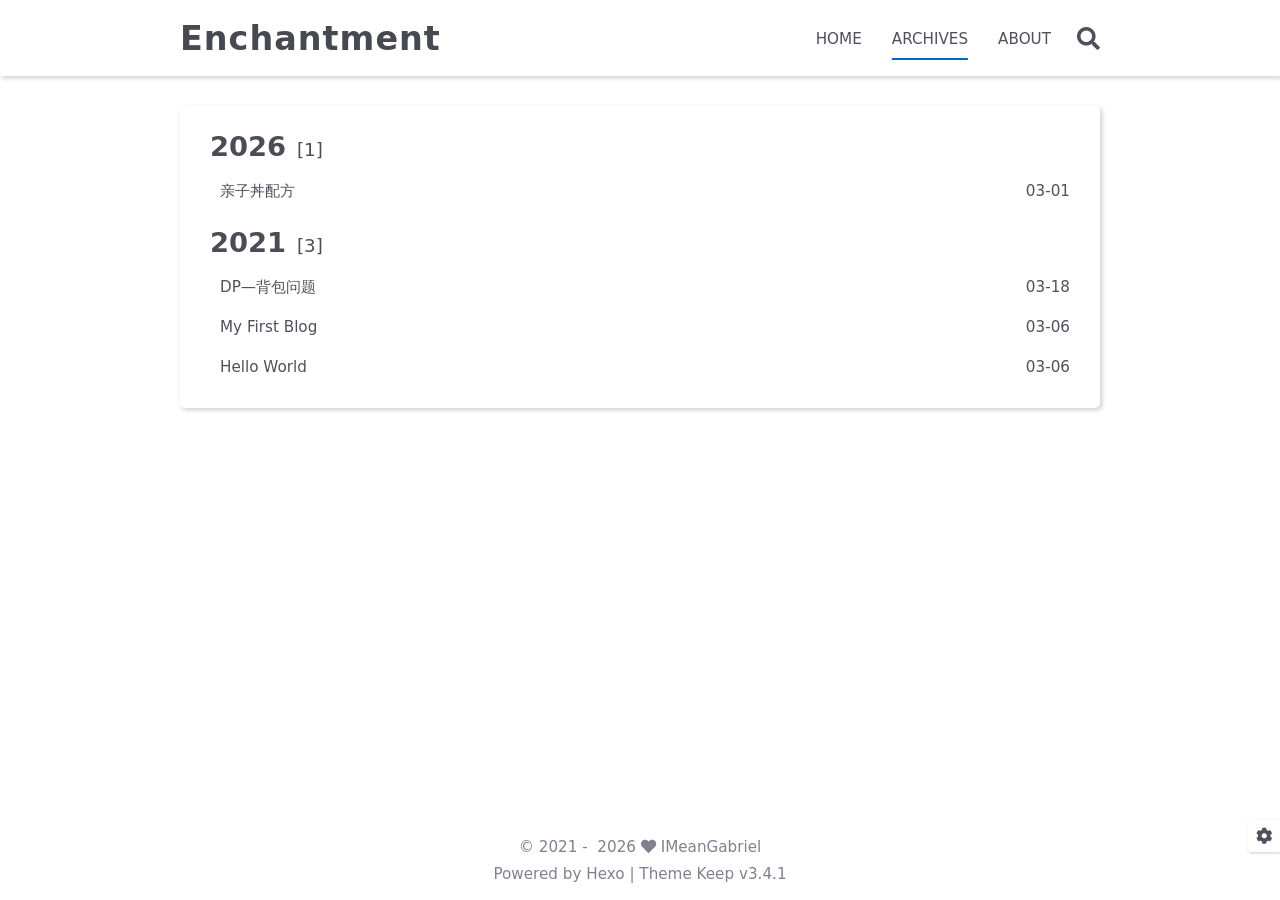
<file: archives/2026/index.html>
<!DOCTYPE html>
<html lang="en">
<head>
    <meta charset="utf-8">
    <meta name="viewport" content="width=device-width, initial-scale=1, maximum-scale=1">
    <meta name="keywords" content="Hexo Theme Keep">
    <meta name="description" content="Hexo Theme Keep">
    <meta name="author" content="IMeanGabriel">
    
    <title>
        
            Archive: 2026 |
        
        Enchantment
    </title>
    <link rel="stylesheet" href="/css/style.css">
    <link rel="shortcut icon" href="/images/house.ico">
    <link rel="stylesheet" href="/css/font-awesome.min.css">
    <script id="hexo-configurations">
    let KEEP = window.KEEP || {};
    KEEP.hexo_config = {"hostname":"example.com","root":"/","language":"en","path":"search.json"};
    KEEP.theme_config = {"toc":{"enable":true,"number":false,"expand_all":false,"init_open":true},"style":{"primary_color":"#0066CC","avatar":"/images/kitten.svg","favicon":"/images/house.ico","article_img_align":"left","left_side_width":"260px","content_max_width":"920px","hover":{"shadow":true,"scale":true},"first_screen":{"enable":true,"background_img":"/images/bg.svg","description":"Over indulgence spells ruin."},"scroll":{"progress_bar":{"enable":true},"percent":{"enable":true}}},"local_search":{"enable":true,"preload":true},"code_copy":{"enable":false,"style":"default"},"pjax":{"enable":true},"lazyload":{"enable":true},"version":"3.4.1"};
    KEEP.language_ago = {"second":"%s seconds ago","minute":"%s minutes ago","hour":"%s hours ago","day":"%s days ago","week":"%s weeks ago","month":"%s months ago","year":"%s years ago"};
  </script>
<meta name="generator" content="Hexo 5.4.0"></head>


<body>
<div class="progress-bar-container">
    
        <span class="scroll-progress-bar"></span>
    

    
        <span class="pjax-progress-bar"></span>
        <span class="pjax-progress-icon">
            <i class="fas fa-circle-notch fa-spin"></i>
        </span>
    
</div>


<main class="page-container">

    

    <div class="page-main-content">

        <div class="page-main-content-top">
            <header class="header-wrapper">

    <div class="header-content">
        <div class="left">
            <a class="logo-title" href="/">
                Enchantment
            </a>
        </div>

        <div class="right">
            <div class="pc">
                <ul class="menu-list">
                    
                        <li class="menu-item">
                            <a class=""
                               href="/"
                            >
                                HOME
                            </a>
                        </li>
                    
                        <li class="menu-item">
                            <a class="active"
                               href="/archives"
                            >
                                ARCHIVES
                            </a>
                        </li>
                    
                        <li class="menu-item">
                            <a class=""
                               href="/about"
                            >
                                ABOUT
                            </a>
                        </li>
                    
                    
                        <li class="menu-item search search-popup-trigger">
                            <i class="fas fa-search"></i>
                        </li>
                    
                </ul>
            </div>
            <div class="mobile">
                
                    <div class="icon-item search search-popup-trigger"><i class="fas fa-search"></i></div>
                
                <div class="icon-item menu-bar">
                    <div class="menu-bar-middle"></div>
                </div>
            </div>
        </div>
    </div>

    <div class="header-drawer">
        <ul class="drawer-menu-list">
            
                <li class="drawer-menu-item flex-center">
                    <a class=""
                       href="/">HOME</a>
                </li>
            
                <li class="drawer-menu-item flex-center">
                    <a class="active"
                       href="/archives">ARCHIVES</a>
                </li>
            
                <li class="drawer-menu-item flex-center">
                    <a class=""
                       href="/about">ABOUT</a>
                </li>
            
        </ul>
    </div>

    <div class="window-mask"></div>

</header>


        </div>

        <div class="page-main-content-middle">

            <div class="main-content">

                
                    <div class="fade-in-down-animation">
    <div class="archive-container ">
        
<div class="archive-list-container">
    
        <section class="archive-item">
            <div class="archive-item-header">
                <span class="archive-year">2026</span>
                <span class="archive-year-post-count">[1]</span>
            </div>
            <ul class="article-list">
                
                    <li class="article-item">
                        <a class="article-title"
                           href="/2026/03/01/%E4%BA%B2%E5%AD%90%E4%B8%BC%E9%85%8D%E6%96%B9/"
                        >亲子丼配方</a>
                        <span class="article-date">03-01</span>
                    </li>
                
            </ul>
        </section>
    
        <section class="archive-item">
            <div class="archive-item-header">
                <span class="archive-year">2021</span>
                <span class="archive-year-post-count">[3]</span>
            </div>
            <ul class="article-list">
                
                    <li class="article-item">
                        <a class="article-title"
                           href="/2021/03/18/DP%E2%80%94%E8%83%8C%E5%8C%85%E9%97%AE%E9%A2%98/"
                        >DP—背包问题</a>
                        <span class="article-date">03-18</span>
                    </li>
                
                    <li class="article-item">
                        <a class="article-title"
                           href="/2021/03/06/My-First-Blog/"
                        >My First Blog</a>
                        <span class="article-date">03-06</span>
                    </li>
                
                    <li class="article-item">
                        <a class="article-title"
                           href="/2021/03/06/hello-world/"
                        >Hello World</a>
                        <span class="article-date">03-06</span>
                    </li>
                
            </ul>
        </section>
    
</div>

    </div>
</div>

                
            </div>

        </div>

        <div class="page-main-content-bottom">
            <footer class="footer">
    <div class="info-container">
        <div class="copyright-info info-item">
            &copy;
            
              <span>2021</span>&nbsp;-&nbsp;
            
            2026&nbsp;<i class="fas fa-heart icon-animate"></i>&nbsp;<a href="/">IMeanGabriel</a>
        </div>
        
            <script async data-pjax src="//busuanzi.ibruce.info/busuanzi/2.3/busuanzi.pure.mini.js"></script>
            <div class="website-count info-item">
                
                
            </div>
        
        <div class="theme-info info-item">
            Powered by <a target="_blank" href="https://hexo.io">Hexo</a>&nbsp;|&nbsp;Theme&nbsp;<a class="theme-version" target="_blank" href="https://github.com/XPoet/hexo-theme-keep">Keep v3.4.1</a>
        </div>
        
    </div>
</footer>

        </div>
    </div>

    

    <div class="right-bottom-side-tools">
        <div class="side-tools-container">
    <ul class="side-tools-list">
        <li class="tools-item tool-font-adjust-plus flex-center">
            <i class="fas fa-search-plus"></i>
        </li>

        <li class="tools-item tool-font-adjust-minus flex-center">
            <i class="fas fa-search-minus"></i>
        </li>

        <li class="tools-item tool-expand-width flex-center">
            <i class="fas fa-arrows-alt-h"></i>
        </li>

        <li class="tools-item tool-dark-light-toggle flex-center">
            <i class="fas fa-moon"></i>
        </li>

        <!-- rss -->
        

        

        <li class="tools-item tool-scroll-to-bottom flex-center">
            <i class="fas fa-arrow-down"></i>
        </li>
    </ul>

    <ul class="exposed-tools-list">
        <li class="tools-item tool-toggle-show flex-center">
            <i class="fas fa-cog fa-spin"></i>
        </li>
        
            <li class="tools-item tool-scroll-to-top flex-center">
                <i class="arrow-up fas fa-arrow-up"></i>
                <span class="percent"></span>
            </li>
        
    </ul>
</div>

    </div>

    

    <div class="image-viewer-container">
    <img src="">
</div>


    
        <div class="search-pop-overlay">
    <div class="popup search-popup">
        <div class="search-header">
          <span class="search-input-field-pre">
            <i class="fas fa-keyboard"></i>
          </span>
            <div class="search-input-container">
                <input autocomplete="off"
                       autocorrect="off"
                       autocapitalize="off"
                       placeholder="Search..."
                       spellcheck="false"
                       type="search"
                       class="search-input"
                >
            </div>
            <span class="popup-btn-close">
                <i class="fas fa-times"></i>
            </span>
        </div>
        <div id="search-result">
            <div id="no-result">
                <i class="fas fa-spinner fa-pulse fa-5x fa-fw"></i>
            </div>
        </div>
    </div>
</div>

    

</main>



<script src="/js/utils.js"></script><script src="/js/main.js"></script><script src="/js/header-shrink.js"></script><script src="/js/back2top.js"></script><script src="/js/dark-light-toggle.js"></script>


    <script src="/js/local-search.js"></script>





    <script src="/js/lazyload.js"></script>


<div class="post-scripts pjax">
    
</div>


    <script src="/js/libs/pjax.min.js"></script>
<script>
    window.addEventListener('DOMContentLoaded', () => {
        const pjax = new Pjax({
            selectors: [
                'head title',
                '.page-container',
                '.pjax'
            ],
            history: true,
            debug: false,
            cacheBust: false,
            timeout: 0,
            analytics: false,
            currentUrlFullReload: false,
            scrollRestoration: false,
            // scrollTo: true,
        });

        document.addEventListener('pjax:send', () => {
            KEEP.utils.pjaxProgressBarStart();
        });

        document.addEventListener('pjax:complete', () => {
            KEEP.utils.pjaxProgressBarEnd();
            pjax.executeScripts(document.querySelectorAll('script[data-pjax], .pjax script'));
            KEEP.refresh();
        });
    });
</script>



</body>
</html>
</file>
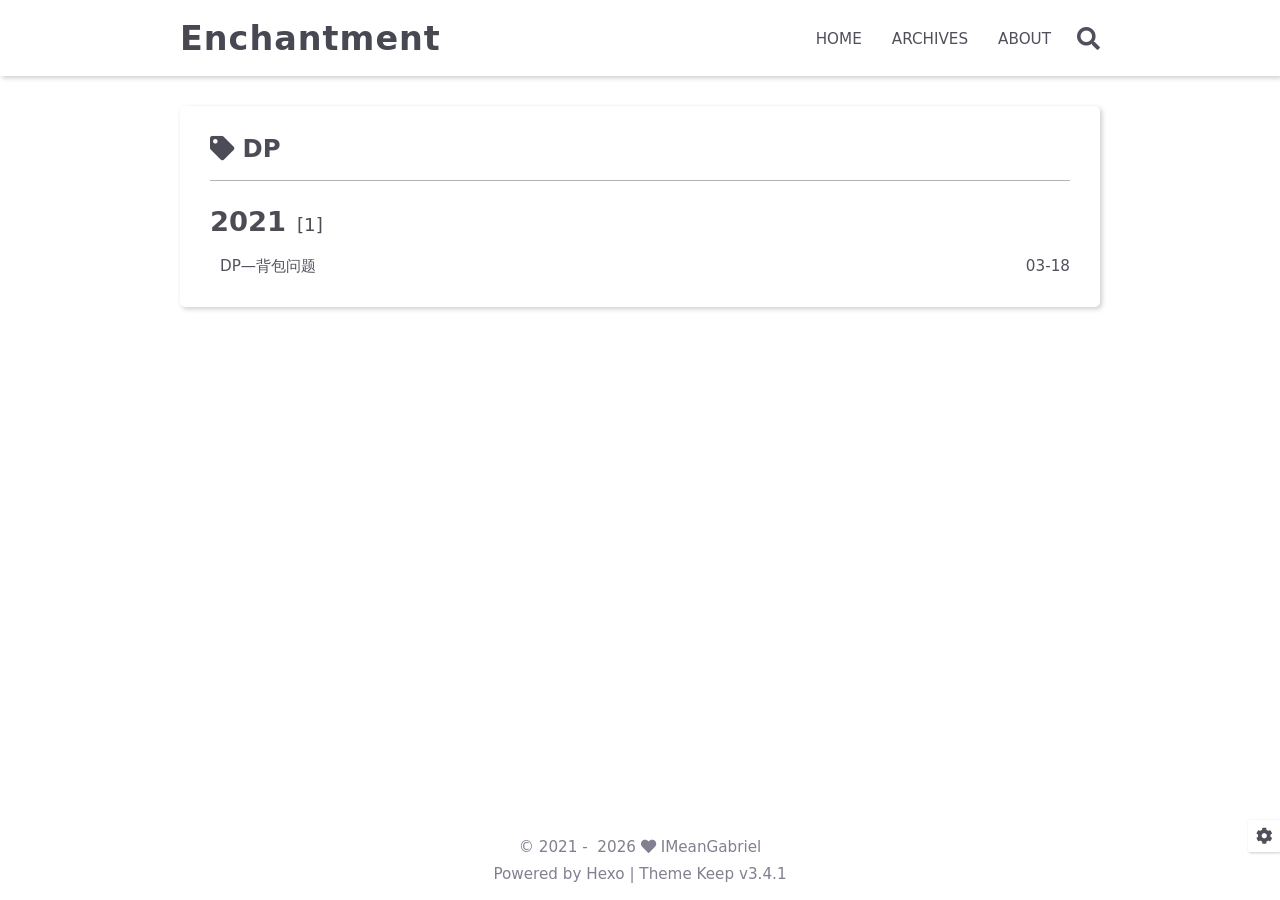
<file: tags/DP/index.html>
<!DOCTYPE html>
<html lang="en">
<head>
    <meta charset="utf-8">
    <meta name="viewport" content="width=device-width, initial-scale=1, maximum-scale=1">
    <meta name="keywords" content="Hexo Theme Keep">
    <meta name="description" content="Hexo Theme Keep">
    <meta name="author" content="IMeanGabriel">
    
    <title>
        
            Tag: DP |
        
        Enchantment
    </title>
    <link rel="stylesheet" href="/css/style.css">
    <link rel="shortcut icon" href="/images/house.ico">
    <link rel="stylesheet" href="/css/font-awesome.min.css">
    <script id="hexo-configurations">
    let KEEP = window.KEEP || {};
    KEEP.hexo_config = {"hostname":"example.com","root":"/","language":"en","path":"search.json"};
    KEEP.theme_config = {"toc":{"enable":true,"number":false,"expand_all":false,"init_open":true},"style":{"primary_color":"#0066CC","avatar":"/images/kitten.svg","favicon":"/images/house.ico","article_img_align":"left","left_side_width":"260px","content_max_width":"920px","hover":{"shadow":true,"scale":true},"first_screen":{"enable":true,"background_img":"/images/bg.svg","description":"Over indulgence spells ruin."},"scroll":{"progress_bar":{"enable":true},"percent":{"enable":true}}},"local_search":{"enable":true,"preload":true},"code_copy":{"enable":false,"style":"default"},"pjax":{"enable":true},"lazyload":{"enable":true},"version":"3.4.1"};
    KEEP.language_ago = {"second":"%s seconds ago","minute":"%s minutes ago","hour":"%s hours ago","day":"%s days ago","week":"%s weeks ago","month":"%s months ago","year":"%s years ago"};
  </script>
<meta name="generator" content="Hexo 5.4.0"></head>


<body>
<div class="progress-bar-container">
    
        <span class="scroll-progress-bar"></span>
    

    
        <span class="pjax-progress-bar"></span>
        <span class="pjax-progress-icon">
            <i class="fas fa-circle-notch fa-spin"></i>
        </span>
    
</div>


<main class="page-container">

    

    <div class="page-main-content">

        <div class="page-main-content-top">
            <header class="header-wrapper">

    <div class="header-content">
        <div class="left">
            <a class="logo-title" href="/">
                Enchantment
            </a>
        </div>

        <div class="right">
            <div class="pc">
                <ul class="menu-list">
                    
                        <li class="menu-item">
                            <a class=""
                               href="/"
                            >
                                HOME
                            </a>
                        </li>
                    
                        <li class="menu-item">
                            <a class=""
                               href="/archives"
                            >
                                ARCHIVES
                            </a>
                        </li>
                    
                        <li class="menu-item">
                            <a class=""
                               href="/about"
                            >
                                ABOUT
                            </a>
                        </li>
                    
                    
                        <li class="menu-item search search-popup-trigger">
                            <i class="fas fa-search"></i>
                        </li>
                    
                </ul>
            </div>
            <div class="mobile">
                
                    <div class="icon-item search search-popup-trigger"><i class="fas fa-search"></i></div>
                
                <div class="icon-item menu-bar">
                    <div class="menu-bar-middle"></div>
                </div>
            </div>
        </div>
    </div>

    <div class="header-drawer">
        <ul class="drawer-menu-list">
            
                <li class="drawer-menu-item flex-center">
                    <a class=""
                       href="/">HOME</a>
                </li>
            
                <li class="drawer-menu-item flex-center">
                    <a class=""
                       href="/archives">ARCHIVES</a>
                </li>
            
                <li class="drawer-menu-item flex-center">
                    <a class=""
                       href="/about">ABOUT</a>
                </li>
            
        </ul>
    </div>

    <div class="window-mask"></div>

</header>


        </div>

        <div class="page-main-content-middle">

            <div class="main-content">

                
                    <div class="fade-in-down-animation">
    <div class="tag-container">
        <div class="tag-name"><i class="fas fa-tag"></i>&nbsp;DP
        </div>
        <div class="tag-post-list">
            
<div class="archive-list-container">
    
        <section class="archive-item">
            <div class="archive-item-header">
                <span class="archive-year">2021</span>
                <span class="archive-year-post-count">[1]</span>
            </div>
            <ul class="article-list">
                
                    <li class="article-item">
                        <a class="article-title"
                           href="/2021/03/18/DP%E2%80%94%E8%83%8C%E5%8C%85%E9%97%AE%E9%A2%98/"
                        >DP—背包问题</a>
                        <span class="article-date">03-18</span>
                    </li>
                
            </ul>
        </section>
    
</div>

        </div>
    </div>

    <div class="tag-paginator">
        <div class="paginator">
    

    
</div>

    </div>
</div>


                
            </div>

        </div>

        <div class="page-main-content-bottom">
            <footer class="footer">
    <div class="info-container">
        <div class="copyright-info info-item">
            &copy;
            
              <span>2021</span>&nbsp;-&nbsp;
            
            2026&nbsp;<i class="fas fa-heart icon-animate"></i>&nbsp;<a href="/">IMeanGabriel</a>
        </div>
        
            <script async data-pjax src="//busuanzi.ibruce.info/busuanzi/2.3/busuanzi.pure.mini.js"></script>
            <div class="website-count info-item">
                
                
            </div>
        
        <div class="theme-info info-item">
            Powered by <a target="_blank" href="https://hexo.io">Hexo</a>&nbsp;|&nbsp;Theme&nbsp;<a class="theme-version" target="_blank" href="https://github.com/XPoet/hexo-theme-keep">Keep v3.4.1</a>
        </div>
        
    </div>
</footer>

        </div>
    </div>

    

    <div class="right-bottom-side-tools">
        <div class="side-tools-container">
    <ul class="side-tools-list">
        <li class="tools-item tool-font-adjust-plus flex-center">
            <i class="fas fa-search-plus"></i>
        </li>

        <li class="tools-item tool-font-adjust-minus flex-center">
            <i class="fas fa-search-minus"></i>
        </li>

        <li class="tools-item tool-expand-width flex-center">
            <i class="fas fa-arrows-alt-h"></i>
        </li>

        <li class="tools-item tool-dark-light-toggle flex-center">
            <i class="fas fa-moon"></i>
        </li>

        <!-- rss -->
        

        

        <li class="tools-item tool-scroll-to-bottom flex-center">
            <i class="fas fa-arrow-down"></i>
        </li>
    </ul>

    <ul class="exposed-tools-list">
        <li class="tools-item tool-toggle-show flex-center">
            <i class="fas fa-cog fa-spin"></i>
        </li>
        
            <li class="tools-item tool-scroll-to-top flex-center">
                <i class="arrow-up fas fa-arrow-up"></i>
                <span class="percent"></span>
            </li>
        
    </ul>
</div>

    </div>

    

    <div class="image-viewer-container">
    <img src="">
</div>


    
        <div class="search-pop-overlay">
    <div class="popup search-popup">
        <div class="search-header">
          <span class="search-input-field-pre">
            <i class="fas fa-keyboard"></i>
          </span>
            <div class="search-input-container">
                <input autocomplete="off"
                       autocorrect="off"
                       autocapitalize="off"
                       placeholder="Search..."
                       spellcheck="false"
                       type="search"
                       class="search-input"
                >
            </div>
            <span class="popup-btn-close">
                <i class="fas fa-times"></i>
            </span>
        </div>
        <div id="search-result">
            <div id="no-result">
                <i class="fas fa-spinner fa-pulse fa-5x fa-fw"></i>
            </div>
        </div>
    </div>
</div>

    

</main>



<script src="/js/utils.js"></script><script src="/js/main.js"></script><script src="/js/header-shrink.js"></script><script src="/js/back2top.js"></script><script src="/js/dark-light-toggle.js"></script>


    <script src="/js/local-search.js"></script>





    <script src="/js/lazyload.js"></script>


<div class="post-scripts pjax">
    
</div>


    <script src="/js/libs/pjax.min.js"></script>
<script>
    window.addEventListener('DOMContentLoaded', () => {
        const pjax = new Pjax({
            selectors: [
                'head title',
                '.page-container',
                '.pjax'
            ],
            history: true,
            debug: false,
            cacheBust: false,
            timeout: 0,
            analytics: false,
            currentUrlFullReload: false,
            scrollRestoration: false,
            // scrollTo: true,
        });

        document.addEventListener('pjax:send', () => {
            KEEP.utils.pjaxProgressBarStart();
        });

        document.addEventListener('pjax:complete', () => {
            KEEP.utils.pjaxProgressBarEnd();
            pjax.executeScripts(document.querySelectorAll('script[data-pjax], .pjax script'));
            KEEP.refresh();
        });
    });
</script>



</body>
</html>
</file>
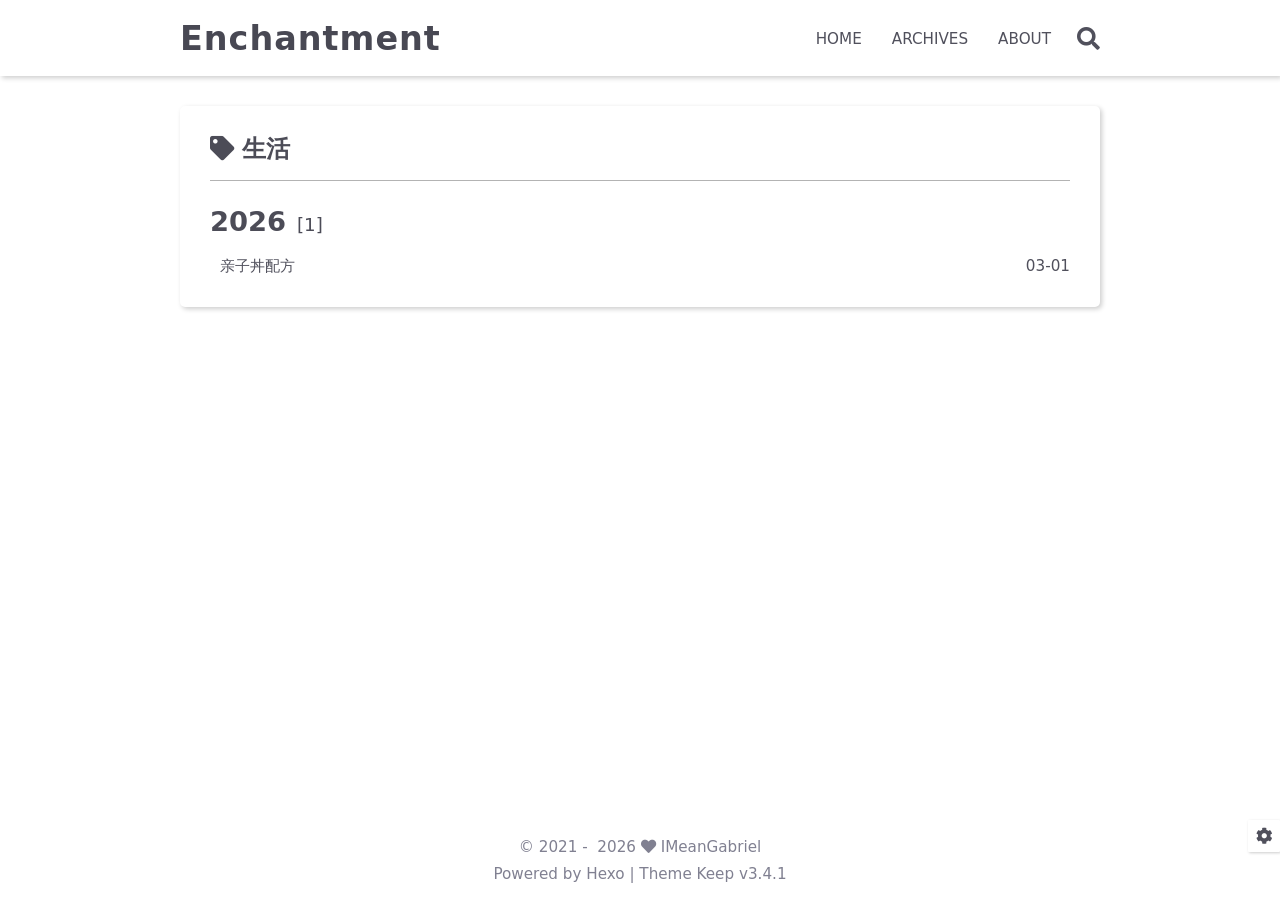
<file: tags/生活/index.html>
<!DOCTYPE html>
<html lang="en">
<head>
    <meta charset="utf-8">
    <meta name="viewport" content="width=device-width, initial-scale=1, maximum-scale=1">
    <meta name="keywords" content="Hexo Theme Keep">
    <meta name="description" content="Hexo Theme Keep">
    <meta name="author" content="IMeanGabriel">
    
    <title>
        
            Tag: 生活 |
        
        Enchantment
    </title>
    <link rel="stylesheet" href="/css/style.css">
    <link rel="shortcut icon" href="/images/house.ico">
    <link rel="stylesheet" href="/css/font-awesome.min.css">
    <script id="hexo-configurations">
    let KEEP = window.KEEP || {};
    KEEP.hexo_config = {"hostname":"example.com","root":"/","language":"en","path":"search.json"};
    KEEP.theme_config = {"toc":{"enable":true,"number":false,"expand_all":false,"init_open":true},"style":{"primary_color":"#0066CC","avatar":"/images/kitten.svg","favicon":"/images/house.ico","article_img_align":"left","left_side_width":"260px","content_max_width":"920px","hover":{"shadow":true,"scale":true},"first_screen":{"enable":true,"background_img":"/images/bg.svg","description":"Over indulgence spells ruin."},"scroll":{"progress_bar":{"enable":true},"percent":{"enable":true}}},"local_search":{"enable":true,"preload":true},"code_copy":{"enable":false,"style":"default"},"pjax":{"enable":true},"lazyload":{"enable":true},"version":"3.4.1"};
    KEEP.language_ago = {"second":"%s seconds ago","minute":"%s minutes ago","hour":"%s hours ago","day":"%s days ago","week":"%s weeks ago","month":"%s months ago","year":"%s years ago"};
  </script>
<meta name="generator" content="Hexo 5.4.0"></head>


<body>
<div class="progress-bar-container">
    
        <span class="scroll-progress-bar"></span>
    

    
        <span class="pjax-progress-bar"></span>
        <span class="pjax-progress-icon">
            <i class="fas fa-circle-notch fa-spin"></i>
        </span>
    
</div>


<main class="page-container">

    

    <div class="page-main-content">

        <div class="page-main-content-top">
            <header class="header-wrapper">

    <div class="header-content">
        <div class="left">
            <a class="logo-title" href="/">
                Enchantment
            </a>
        </div>

        <div class="right">
            <div class="pc">
                <ul class="menu-list">
                    
                        <li class="menu-item">
                            <a class=""
                               href="/"
                            >
                                HOME
                            </a>
                        </li>
                    
                        <li class="menu-item">
                            <a class=""
                               href="/archives"
                            >
                                ARCHIVES
                            </a>
                        </li>
                    
                        <li class="menu-item">
                            <a class=""
                               href="/about"
                            >
                                ABOUT
                            </a>
                        </li>
                    
                    
                        <li class="menu-item search search-popup-trigger">
                            <i class="fas fa-search"></i>
                        </li>
                    
                </ul>
            </div>
            <div class="mobile">
                
                    <div class="icon-item search search-popup-trigger"><i class="fas fa-search"></i></div>
                
                <div class="icon-item menu-bar">
                    <div class="menu-bar-middle"></div>
                </div>
            </div>
        </div>
    </div>

    <div class="header-drawer">
        <ul class="drawer-menu-list">
            
                <li class="drawer-menu-item flex-center">
                    <a class=""
                       href="/">HOME</a>
                </li>
            
                <li class="drawer-menu-item flex-center">
                    <a class=""
                       href="/archives">ARCHIVES</a>
                </li>
            
                <li class="drawer-menu-item flex-center">
                    <a class=""
                       href="/about">ABOUT</a>
                </li>
            
        </ul>
    </div>

    <div class="window-mask"></div>

</header>


        </div>

        <div class="page-main-content-middle">

            <div class="main-content">

                
                    <div class="fade-in-down-animation">
    <div class="tag-container">
        <div class="tag-name"><i class="fas fa-tag"></i>&nbsp;生活
        </div>
        <div class="tag-post-list">
            
<div class="archive-list-container">
    
        <section class="archive-item">
            <div class="archive-item-header">
                <span class="archive-year">2026</span>
                <span class="archive-year-post-count">[1]</span>
            </div>
            <ul class="article-list">
                
                    <li class="article-item">
                        <a class="article-title"
                           href="/2026/03/01/%E4%BA%B2%E5%AD%90%E4%B8%BC%E9%85%8D%E6%96%B9/"
                        >亲子丼配方</a>
                        <span class="article-date">03-01</span>
                    </li>
                
            </ul>
        </section>
    
</div>

        </div>
    </div>

    <div class="tag-paginator">
        <div class="paginator">
    

    
</div>

    </div>
</div>


                
            </div>

        </div>

        <div class="page-main-content-bottom">
            <footer class="footer">
    <div class="info-container">
        <div class="copyright-info info-item">
            &copy;
            
              <span>2021</span>&nbsp;-&nbsp;
            
            2026&nbsp;<i class="fas fa-heart icon-animate"></i>&nbsp;<a href="/">IMeanGabriel</a>
        </div>
        
            <script async data-pjax src="//busuanzi.ibruce.info/busuanzi/2.3/busuanzi.pure.mini.js"></script>
            <div class="website-count info-item">
                
                
            </div>
        
        <div class="theme-info info-item">
            Powered by <a target="_blank" href="https://hexo.io">Hexo</a>&nbsp;|&nbsp;Theme&nbsp;<a class="theme-version" target="_blank" href="https://github.com/XPoet/hexo-theme-keep">Keep v3.4.1</a>
        </div>
        
    </div>
</footer>

        </div>
    </div>

    

    <div class="right-bottom-side-tools">
        <div class="side-tools-container">
    <ul class="side-tools-list">
        <li class="tools-item tool-font-adjust-plus flex-center">
            <i class="fas fa-search-plus"></i>
        </li>

        <li class="tools-item tool-font-adjust-minus flex-center">
            <i class="fas fa-search-minus"></i>
        </li>

        <li class="tools-item tool-expand-width flex-center">
            <i class="fas fa-arrows-alt-h"></i>
        </li>

        <li class="tools-item tool-dark-light-toggle flex-center">
            <i class="fas fa-moon"></i>
        </li>

        <!-- rss -->
        

        

        <li class="tools-item tool-scroll-to-bottom flex-center">
            <i class="fas fa-arrow-down"></i>
        </li>
    </ul>

    <ul class="exposed-tools-list">
        <li class="tools-item tool-toggle-show flex-center">
            <i class="fas fa-cog fa-spin"></i>
        </li>
        
            <li class="tools-item tool-scroll-to-top flex-center">
                <i class="arrow-up fas fa-arrow-up"></i>
                <span class="percent"></span>
            </li>
        
    </ul>
</div>

    </div>

    

    <div class="image-viewer-container">
    <img src="">
</div>


    
        <div class="search-pop-overlay">
    <div class="popup search-popup">
        <div class="search-header">
          <span class="search-input-field-pre">
            <i class="fas fa-keyboard"></i>
          </span>
            <div class="search-input-container">
                <input autocomplete="off"
                       autocorrect="off"
                       autocapitalize="off"
                       placeholder="Search..."
                       spellcheck="false"
                       type="search"
                       class="search-input"
                >
            </div>
            <span class="popup-btn-close">
                <i class="fas fa-times"></i>
            </span>
        </div>
        <div id="search-result">
            <div id="no-result">
                <i class="fas fa-spinner fa-pulse fa-5x fa-fw"></i>
            </div>
        </div>
    </div>
</div>

    

</main>



<script src="/js/utils.js"></script><script src="/js/main.js"></script><script src="/js/header-shrink.js"></script><script src="/js/back2top.js"></script><script src="/js/dark-light-toggle.js"></script>


    <script src="/js/local-search.js"></script>





    <script src="/js/lazyload.js"></script>


<div class="post-scripts pjax">
    
</div>


    <script src="/js/libs/pjax.min.js"></script>
<script>
    window.addEventListener('DOMContentLoaded', () => {
        const pjax = new Pjax({
            selectors: [
                'head title',
                '.page-container',
                '.pjax'
            ],
            history: true,
            debug: false,
            cacheBust: false,
            timeout: 0,
            analytics: false,
            currentUrlFullReload: false,
            scrollRestoration: false,
            // scrollTo: true,
        });

        document.addEventListener('pjax:send', () => {
            KEEP.utils.pjaxProgressBarStart();
        });

        document.addEventListener('pjax:complete', () => {
            KEEP.utils.pjaxProgressBarEnd();
            pjax.executeScripts(document.querySelectorAll('script[data-pjax], .pjax script'));
            KEEP.refresh();
        });
    });
</script>



</body>
</html>
</file>
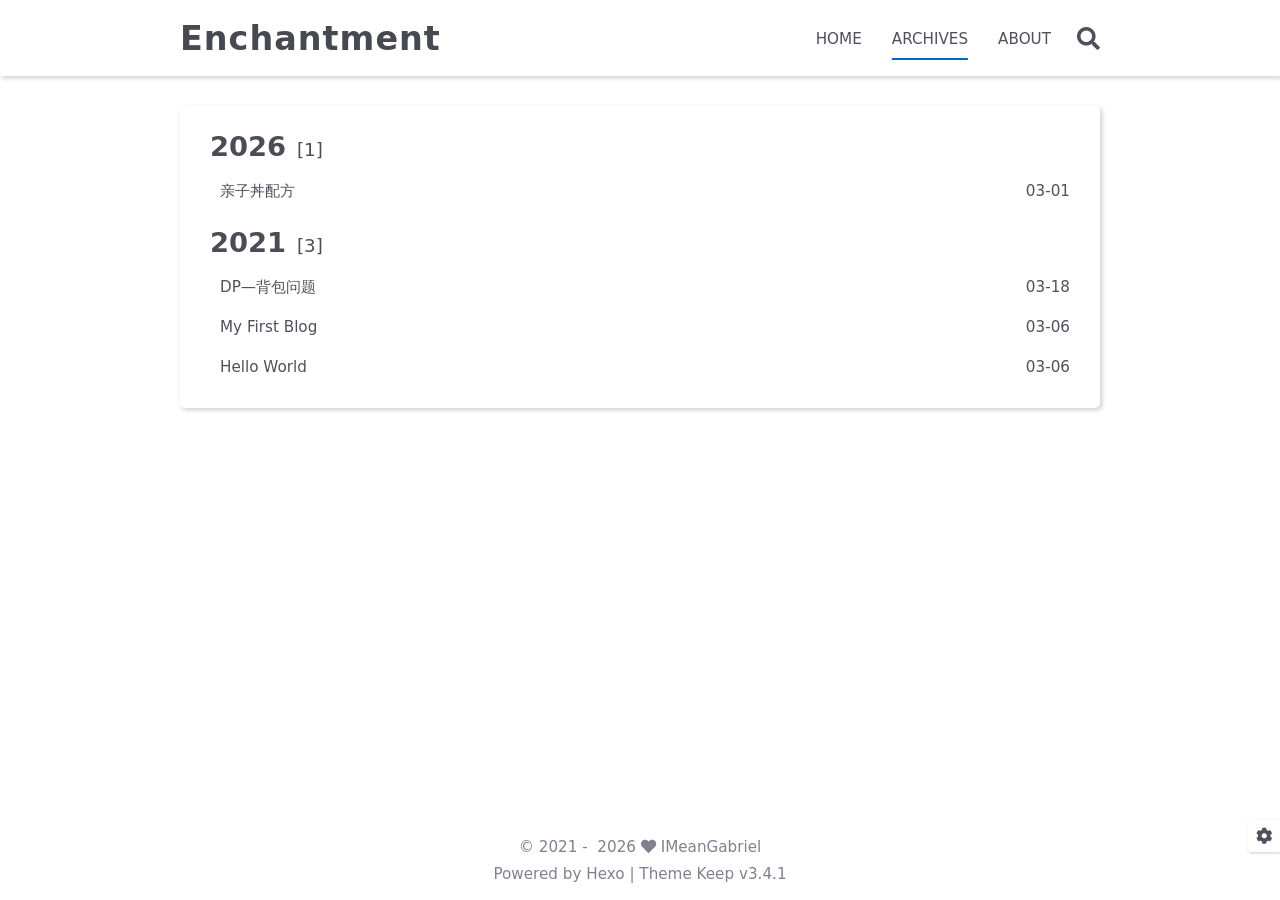
<file: archives/2021/03/index.html>
<!DOCTYPE html>
<html lang="en">
<head>
    <meta charset="utf-8">
    <meta name="viewport" content="width=device-width, initial-scale=1, maximum-scale=1">
    <meta name="keywords" content="Hexo Theme Keep">
    <meta name="description" content="Hexo Theme Keep">
    <meta name="author" content="IMeanGabriel">
    
    <title>
        
            Archive: 2021/3 |
        
        Enchantment
    </title>
    <link rel="stylesheet" href="/css/style.css">
    <link rel="shortcut icon" href="/images/house.ico">
    <link rel="stylesheet" href="/css/font-awesome.min.css">
    <script id="hexo-configurations">
    let KEEP = window.KEEP || {};
    KEEP.hexo_config = {"hostname":"example.com","root":"/","language":"en","path":"search.json"};
    KEEP.theme_config = {"toc":{"enable":true,"number":false,"expand_all":false,"init_open":true},"style":{"primary_color":"#0066CC","avatar":"/images/kitten.svg","favicon":"/images/house.ico","article_img_align":"left","left_side_width":"260px","content_max_width":"920px","hover":{"shadow":true,"scale":true},"first_screen":{"enable":true,"background_img":"/images/bg.svg","description":"Over indulgence spells ruin."},"scroll":{"progress_bar":{"enable":true},"percent":{"enable":true}}},"local_search":{"enable":true,"preload":true},"code_copy":{"enable":false,"style":"default"},"pjax":{"enable":true},"lazyload":{"enable":true},"version":"3.4.1"};
    KEEP.language_ago = {"second":"%s seconds ago","minute":"%s minutes ago","hour":"%s hours ago","day":"%s days ago","week":"%s weeks ago","month":"%s months ago","year":"%s years ago"};
  </script>
<meta name="generator" content="Hexo 5.4.0"></head>


<body>
<div class="progress-bar-container">
    
        <span class="scroll-progress-bar"></span>
    

    
        <span class="pjax-progress-bar"></span>
        <span class="pjax-progress-icon">
            <i class="fas fa-circle-notch fa-spin"></i>
        </span>
    
</div>


<main class="page-container">

    

    <div class="page-main-content">

        <div class="page-main-content-top">
            <header class="header-wrapper">

    <div class="header-content">
        <div class="left">
            <a class="logo-title" href="/">
                Enchantment
            </a>
        </div>

        <div class="right">
            <div class="pc">
                <ul class="menu-list">
                    
                        <li class="menu-item">
                            <a class=""
                               href="/"
                            >
                                HOME
                            </a>
                        </li>
                    
                        <li class="menu-item">
                            <a class="active"
                               href="/archives"
                            >
                                ARCHIVES
                            </a>
                        </li>
                    
                        <li class="menu-item">
                            <a class=""
                               href="/about"
                            >
                                ABOUT
                            </a>
                        </li>
                    
                    
                        <li class="menu-item search search-popup-trigger">
                            <i class="fas fa-search"></i>
                        </li>
                    
                </ul>
            </div>
            <div class="mobile">
                
                    <div class="icon-item search search-popup-trigger"><i class="fas fa-search"></i></div>
                
                <div class="icon-item menu-bar">
                    <div class="menu-bar-middle"></div>
                </div>
            </div>
        </div>
    </div>

    <div class="header-drawer">
        <ul class="drawer-menu-list">
            
                <li class="drawer-menu-item flex-center">
                    <a class=""
                       href="/">HOME</a>
                </li>
            
                <li class="drawer-menu-item flex-center">
                    <a class="active"
                       href="/archives">ARCHIVES</a>
                </li>
            
                <li class="drawer-menu-item flex-center">
                    <a class=""
                       href="/about">ABOUT</a>
                </li>
            
        </ul>
    </div>

    <div class="window-mask"></div>

</header>


        </div>

        <div class="page-main-content-middle">

            <div class="main-content">

                
                    <div class="fade-in-down-animation">
    <div class="archive-container ">
        
<div class="archive-list-container">
    
        <section class="archive-item">
            <div class="archive-item-header">
                <span class="archive-year">2026</span>
                <span class="archive-year-post-count">[1]</span>
            </div>
            <ul class="article-list">
                
                    <li class="article-item">
                        <a class="article-title"
                           href="/2026/03/01/%E4%BA%B2%E5%AD%90%E4%B8%BC%E9%85%8D%E6%96%B9/"
                        >亲子丼配方</a>
                        <span class="article-date">03-01</span>
                    </li>
                
            </ul>
        </section>
    
        <section class="archive-item">
            <div class="archive-item-header">
                <span class="archive-year">2021</span>
                <span class="archive-year-post-count">[3]</span>
            </div>
            <ul class="article-list">
                
                    <li class="article-item">
                        <a class="article-title"
                           href="/2021/03/18/DP%E2%80%94%E8%83%8C%E5%8C%85%E9%97%AE%E9%A2%98/"
                        >DP—背包问题</a>
                        <span class="article-date">03-18</span>
                    </li>
                
                    <li class="article-item">
                        <a class="article-title"
                           href="/2021/03/06/My-First-Blog/"
                        >My First Blog</a>
                        <span class="article-date">03-06</span>
                    </li>
                
                    <li class="article-item">
                        <a class="article-title"
                           href="/2021/03/06/hello-world/"
                        >Hello World</a>
                        <span class="article-date">03-06</span>
                    </li>
                
            </ul>
        </section>
    
</div>

    </div>
</div>

                
            </div>

        </div>

        <div class="page-main-content-bottom">
            <footer class="footer">
    <div class="info-container">
        <div class="copyright-info info-item">
            &copy;
            
              <span>2021</span>&nbsp;-&nbsp;
            
            2026&nbsp;<i class="fas fa-heart icon-animate"></i>&nbsp;<a href="/">IMeanGabriel</a>
        </div>
        
            <script async data-pjax src="//busuanzi.ibruce.info/busuanzi/2.3/busuanzi.pure.mini.js"></script>
            <div class="website-count info-item">
                
                
            </div>
        
        <div class="theme-info info-item">
            Powered by <a target="_blank" href="https://hexo.io">Hexo</a>&nbsp;|&nbsp;Theme&nbsp;<a class="theme-version" target="_blank" href="https://github.com/XPoet/hexo-theme-keep">Keep v3.4.1</a>
        </div>
        
    </div>
</footer>

        </div>
    </div>

    

    <div class="right-bottom-side-tools">
        <div class="side-tools-container">
    <ul class="side-tools-list">
        <li class="tools-item tool-font-adjust-plus flex-center">
            <i class="fas fa-search-plus"></i>
        </li>

        <li class="tools-item tool-font-adjust-minus flex-center">
            <i class="fas fa-search-minus"></i>
        </li>

        <li class="tools-item tool-expand-width flex-center">
            <i class="fas fa-arrows-alt-h"></i>
        </li>

        <li class="tools-item tool-dark-light-toggle flex-center">
            <i class="fas fa-moon"></i>
        </li>

        <!-- rss -->
        

        

        <li class="tools-item tool-scroll-to-bottom flex-center">
            <i class="fas fa-arrow-down"></i>
        </li>
    </ul>

    <ul class="exposed-tools-list">
        <li class="tools-item tool-toggle-show flex-center">
            <i class="fas fa-cog fa-spin"></i>
        </li>
        
            <li class="tools-item tool-scroll-to-top flex-center">
                <i class="arrow-up fas fa-arrow-up"></i>
                <span class="percent"></span>
            </li>
        
    </ul>
</div>

    </div>

    

    <div class="image-viewer-container">
    <img src="">
</div>


    
        <div class="search-pop-overlay">
    <div class="popup search-popup">
        <div class="search-header">
          <span class="search-input-field-pre">
            <i class="fas fa-keyboard"></i>
          </span>
            <div class="search-input-container">
                <input autocomplete="off"
                       autocorrect="off"
                       autocapitalize="off"
                       placeholder="Search..."
                       spellcheck="false"
                       type="search"
                       class="search-input"
                >
            </div>
            <span class="popup-btn-close">
                <i class="fas fa-times"></i>
            </span>
        </div>
        <div id="search-result">
            <div id="no-result">
                <i class="fas fa-spinner fa-pulse fa-5x fa-fw"></i>
            </div>
        </div>
    </div>
</div>

    

</main>



<script src="/js/utils.js"></script><script src="/js/main.js"></script><script src="/js/header-shrink.js"></script><script src="/js/back2top.js"></script><script src="/js/dark-light-toggle.js"></script>


    <script src="/js/local-search.js"></script>





    <script src="/js/lazyload.js"></script>


<div class="post-scripts pjax">
    
</div>


    <script src="/js/libs/pjax.min.js"></script>
<script>
    window.addEventListener('DOMContentLoaded', () => {
        const pjax = new Pjax({
            selectors: [
                'head title',
                '.page-container',
                '.pjax'
            ],
            history: true,
            debug: false,
            cacheBust: false,
            timeout: 0,
            analytics: false,
            currentUrlFullReload: false,
            scrollRestoration: false,
            // scrollTo: true,
        });

        document.addEventListener('pjax:send', () => {
            KEEP.utils.pjaxProgressBarStart();
        });

        document.addEventListener('pjax:complete', () => {
            KEEP.utils.pjaxProgressBarEnd();
            pjax.executeScripts(document.querySelectorAll('script[data-pjax], .pjax script'));
            KEEP.refresh();
        });
    });
</script>



</body>
</html>
</file>
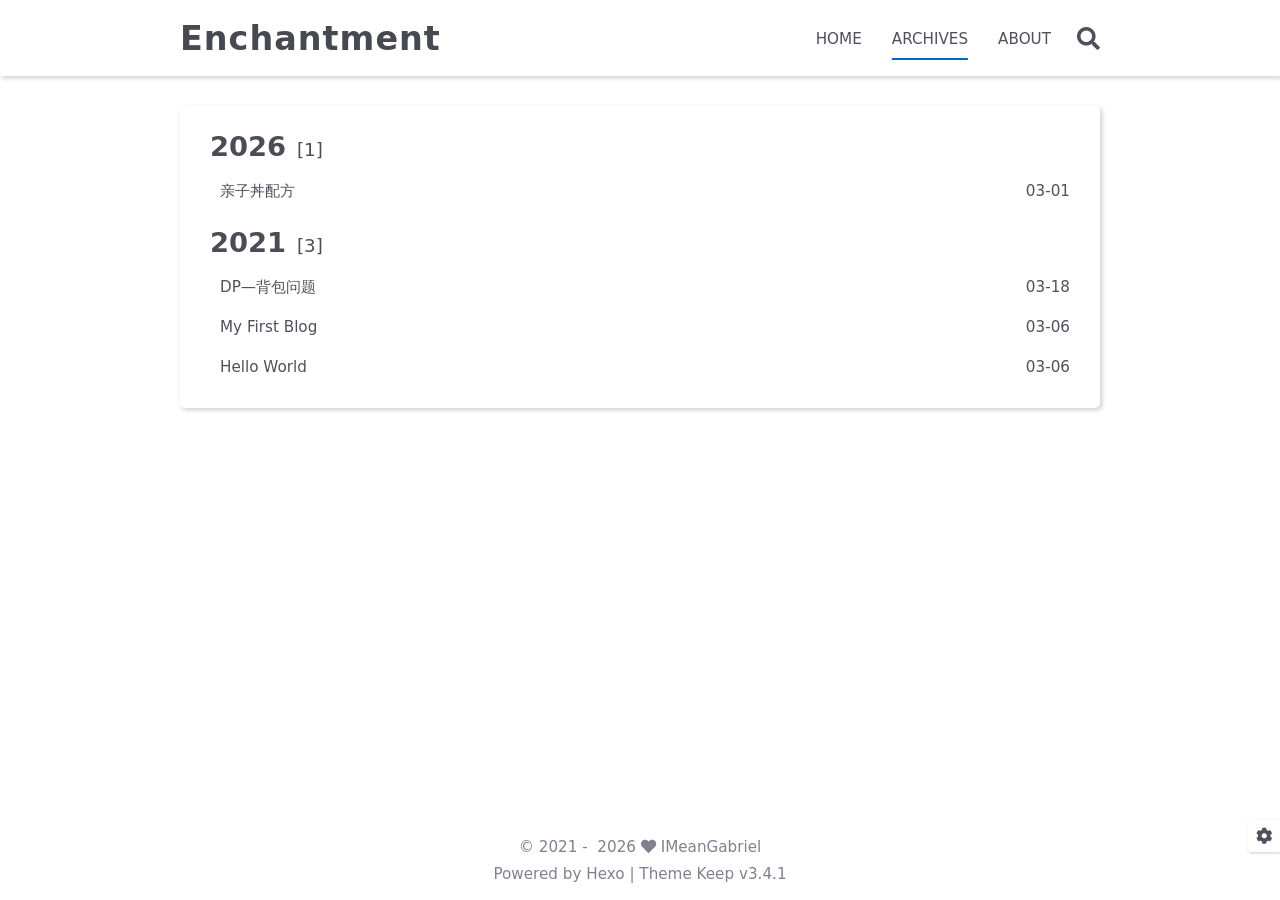
<file: archives/2026/03/index.html>
<!DOCTYPE html>
<html lang="en">
<head>
    <meta charset="utf-8">
    <meta name="viewport" content="width=device-width, initial-scale=1, maximum-scale=1">
    <meta name="keywords" content="Hexo Theme Keep">
    <meta name="description" content="Hexo Theme Keep">
    <meta name="author" content="IMeanGabriel">
    
    <title>
        
            Archive: 2026/3 |
        
        Enchantment
    </title>
    <link rel="stylesheet" href="/css/style.css">
    <link rel="shortcut icon" href="/images/house.ico">
    <link rel="stylesheet" href="/css/font-awesome.min.css">
    <script id="hexo-configurations">
    let KEEP = window.KEEP || {};
    KEEP.hexo_config = {"hostname":"example.com","root":"/","language":"en","path":"search.json"};
    KEEP.theme_config = {"toc":{"enable":true,"number":false,"expand_all":false,"init_open":true},"style":{"primary_color":"#0066CC","avatar":"/images/kitten.svg","favicon":"/images/house.ico","article_img_align":"left","left_side_width":"260px","content_max_width":"920px","hover":{"shadow":true,"scale":true},"first_screen":{"enable":true,"background_img":"/images/bg.svg","description":"Over indulgence spells ruin."},"scroll":{"progress_bar":{"enable":true},"percent":{"enable":true}}},"local_search":{"enable":true,"preload":true},"code_copy":{"enable":false,"style":"default"},"pjax":{"enable":true},"lazyload":{"enable":true},"version":"3.4.1"};
    KEEP.language_ago = {"second":"%s seconds ago","minute":"%s minutes ago","hour":"%s hours ago","day":"%s days ago","week":"%s weeks ago","month":"%s months ago","year":"%s years ago"};
  </script>
<meta name="generator" content="Hexo 5.4.0"></head>


<body>
<div class="progress-bar-container">
    
        <span class="scroll-progress-bar"></span>
    

    
        <span class="pjax-progress-bar"></span>
        <span class="pjax-progress-icon">
            <i class="fas fa-circle-notch fa-spin"></i>
        </span>
    
</div>


<main class="page-container">

    

    <div class="page-main-content">

        <div class="page-main-content-top">
            <header class="header-wrapper">

    <div class="header-content">
        <div class="left">
            <a class="logo-title" href="/">
                Enchantment
            </a>
        </div>

        <div class="right">
            <div class="pc">
                <ul class="menu-list">
                    
                        <li class="menu-item">
                            <a class=""
                               href="/"
                            >
                                HOME
                            </a>
                        </li>
                    
                        <li class="menu-item">
                            <a class="active"
                               href="/archives"
                            >
                                ARCHIVES
                            </a>
                        </li>
                    
                        <li class="menu-item">
                            <a class=""
                               href="/about"
                            >
                                ABOUT
                            </a>
                        </li>
                    
                    
                        <li class="menu-item search search-popup-trigger">
                            <i class="fas fa-search"></i>
                        </li>
                    
                </ul>
            </div>
            <div class="mobile">
                
                    <div class="icon-item search search-popup-trigger"><i class="fas fa-search"></i></div>
                
                <div class="icon-item menu-bar">
                    <div class="menu-bar-middle"></div>
                </div>
            </div>
        </div>
    </div>

    <div class="header-drawer">
        <ul class="drawer-menu-list">
            
                <li class="drawer-menu-item flex-center">
                    <a class=""
                       href="/">HOME</a>
                </li>
            
                <li class="drawer-menu-item flex-center">
                    <a class="active"
                       href="/archives">ARCHIVES</a>
                </li>
            
                <li class="drawer-menu-item flex-center">
                    <a class=""
                       href="/about">ABOUT</a>
                </li>
            
        </ul>
    </div>

    <div class="window-mask"></div>

</header>


        </div>

        <div class="page-main-content-middle">

            <div class="main-content">

                
                    <div class="fade-in-down-animation">
    <div class="archive-container ">
        
<div class="archive-list-container">
    
        <section class="archive-item">
            <div class="archive-item-header">
                <span class="archive-year">2026</span>
                <span class="archive-year-post-count">[1]</span>
            </div>
            <ul class="article-list">
                
                    <li class="article-item">
                        <a class="article-title"
                           href="/2026/03/01/%E4%BA%B2%E5%AD%90%E4%B8%BC%E9%85%8D%E6%96%B9/"
                        >亲子丼配方</a>
                        <span class="article-date">03-01</span>
                    </li>
                
            </ul>
        </section>
    
        <section class="archive-item">
            <div class="archive-item-header">
                <span class="archive-year">2021</span>
                <span class="archive-year-post-count">[3]</span>
            </div>
            <ul class="article-list">
                
                    <li class="article-item">
                        <a class="article-title"
                           href="/2021/03/18/DP%E2%80%94%E8%83%8C%E5%8C%85%E9%97%AE%E9%A2%98/"
                        >DP—背包问题</a>
                        <span class="article-date">03-18</span>
                    </li>
                
                    <li class="article-item">
                        <a class="article-title"
                           href="/2021/03/06/My-First-Blog/"
                        >My First Blog</a>
                        <span class="article-date">03-06</span>
                    </li>
                
                    <li class="article-item">
                        <a class="article-title"
                           href="/2021/03/06/hello-world/"
                        >Hello World</a>
                        <span class="article-date">03-06</span>
                    </li>
                
            </ul>
        </section>
    
</div>

    </div>
</div>

                
            </div>

        </div>

        <div class="page-main-content-bottom">
            <footer class="footer">
    <div class="info-container">
        <div class="copyright-info info-item">
            &copy;
            
              <span>2021</span>&nbsp;-&nbsp;
            
            2026&nbsp;<i class="fas fa-heart icon-animate"></i>&nbsp;<a href="/">IMeanGabriel</a>
        </div>
        
            <script async data-pjax src="//busuanzi.ibruce.info/busuanzi/2.3/busuanzi.pure.mini.js"></script>
            <div class="website-count info-item">
                
                
            </div>
        
        <div class="theme-info info-item">
            Powered by <a target="_blank" href="https://hexo.io">Hexo</a>&nbsp;|&nbsp;Theme&nbsp;<a class="theme-version" target="_blank" href="https://github.com/XPoet/hexo-theme-keep">Keep v3.4.1</a>
        </div>
        
    </div>
</footer>

        </div>
    </div>

    

    <div class="right-bottom-side-tools">
        <div class="side-tools-container">
    <ul class="side-tools-list">
        <li class="tools-item tool-font-adjust-plus flex-center">
            <i class="fas fa-search-plus"></i>
        </li>

        <li class="tools-item tool-font-adjust-minus flex-center">
            <i class="fas fa-search-minus"></i>
        </li>

        <li class="tools-item tool-expand-width flex-center">
            <i class="fas fa-arrows-alt-h"></i>
        </li>

        <li class="tools-item tool-dark-light-toggle flex-center">
            <i class="fas fa-moon"></i>
        </li>

        <!-- rss -->
        

        

        <li class="tools-item tool-scroll-to-bottom flex-center">
            <i class="fas fa-arrow-down"></i>
        </li>
    </ul>

    <ul class="exposed-tools-list">
        <li class="tools-item tool-toggle-show flex-center">
            <i class="fas fa-cog fa-spin"></i>
        </li>
        
            <li class="tools-item tool-scroll-to-top flex-center">
                <i class="arrow-up fas fa-arrow-up"></i>
                <span class="percent"></span>
            </li>
        
    </ul>
</div>

    </div>

    

    <div class="image-viewer-container">
    <img src="">
</div>


    
        <div class="search-pop-overlay">
    <div class="popup search-popup">
        <div class="search-header">
          <span class="search-input-field-pre">
            <i class="fas fa-keyboard"></i>
          </span>
            <div class="search-input-container">
                <input autocomplete="off"
                       autocorrect="off"
                       autocapitalize="off"
                       placeholder="Search..."
                       spellcheck="false"
                       type="search"
                       class="search-input"
                >
            </div>
            <span class="popup-btn-close">
                <i class="fas fa-times"></i>
            </span>
        </div>
        <div id="search-result">
            <div id="no-result">
                <i class="fas fa-spinner fa-pulse fa-5x fa-fw"></i>
            </div>
        </div>
    </div>
</div>

    

</main>



<script src="/js/utils.js"></script><script src="/js/main.js"></script><script src="/js/header-shrink.js"></script><script src="/js/back2top.js"></script><script src="/js/dark-light-toggle.js"></script>


    <script src="/js/local-search.js"></script>





    <script src="/js/lazyload.js"></script>


<div class="post-scripts pjax">
    
</div>


    <script src="/js/libs/pjax.min.js"></script>
<script>
    window.addEventListener('DOMContentLoaded', () => {
        const pjax = new Pjax({
            selectors: [
                'head title',
                '.page-container',
                '.pjax'
            ],
            history: true,
            debug: false,
            cacheBust: false,
            timeout: 0,
            analytics: false,
            currentUrlFullReload: false,
            scrollRestoration: false,
            // scrollTo: true,
        });

        document.addEventListener('pjax:send', () => {
            KEEP.utils.pjaxProgressBarStart();
        });

        document.addEventListener('pjax:complete', () => {
            KEEP.utils.pjaxProgressBarEnd();
            pjax.executeScripts(document.querySelectorAll('script[data-pjax], .pjax script'));
            KEEP.refresh();
        });
    });
</script>



</body>
</html>
</file>
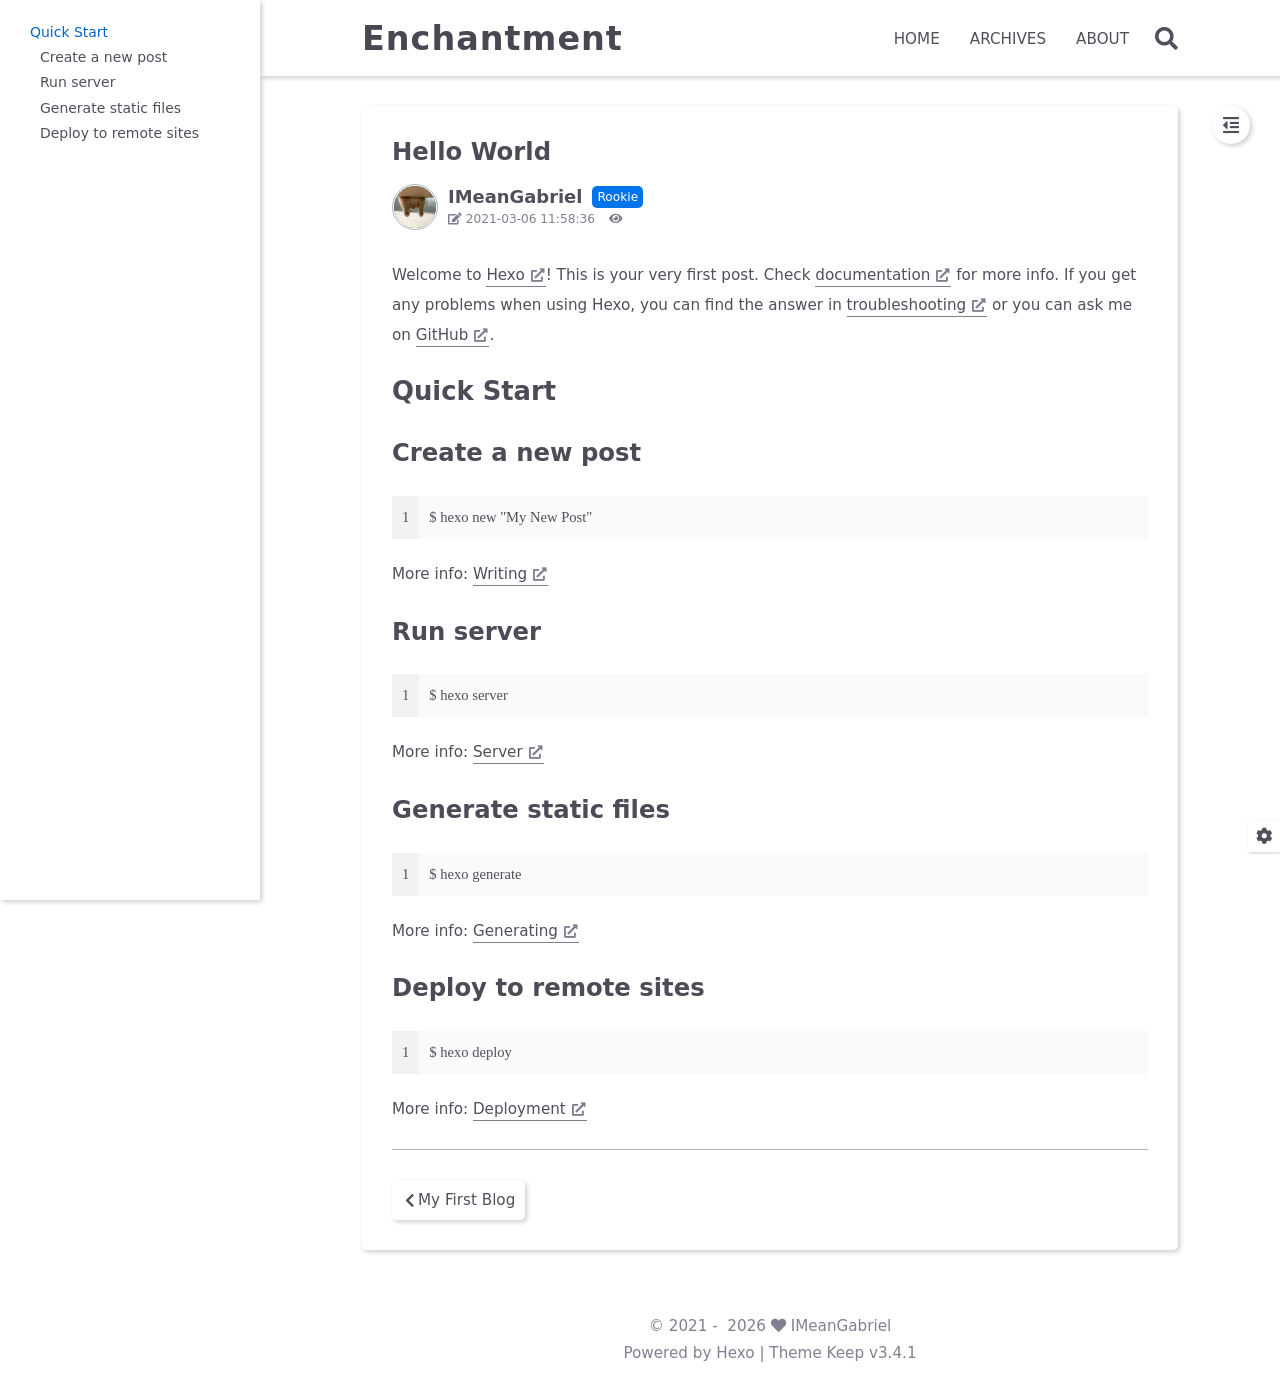
<file: 2021/03/06/hello-world/index.html>
<!DOCTYPE html>
<html lang="en">
<head>
    <meta charset="utf-8">
    <meta name="viewport" content="width=device-width, initial-scale=1, maximum-scale=1">
    <meta name="keywords" content="Hexo Theme Keep">
    <meta name="description" content="Hexo Theme Keep">
    <meta name="author" content="IMeanGabriel">
    
    <title>
        
            Hello World |
        
        Enchantment
    </title>
    <link rel="stylesheet" href="/css/style.css">
    <link rel="shortcut icon" href="/images/house.ico">
    <link rel="stylesheet" href="/css/font-awesome.min.css">
    <script id="hexo-configurations">
    let KEEP = window.KEEP || {};
    KEEP.hexo_config = {"hostname":"example.com","root":"/","language":"en","path":"search.json"};
    KEEP.theme_config = {"toc":{"enable":true,"number":false,"expand_all":false,"init_open":true},"style":{"primary_color":"#0066CC","avatar":"/images/kitten.svg","favicon":"/images/house.ico","article_img_align":"left","left_side_width":"260px","content_max_width":"920px","hover":{"shadow":true,"scale":true},"first_screen":{"enable":true,"background_img":"/images/bg.svg","description":"Over indulgence spells ruin."},"scroll":{"progress_bar":{"enable":true},"percent":{"enable":true}}},"local_search":{"enable":true,"preload":true},"code_copy":{"enable":false,"style":"default"},"pjax":{"enable":true},"lazyload":{"enable":true},"version":"3.4.1"};
    KEEP.language_ago = {"second":"%s seconds ago","minute":"%s minutes ago","hour":"%s hours ago","day":"%s days ago","week":"%s weeks ago","month":"%s months ago","year":"%s years ago"};
  </script>
<meta name="generator" content="Hexo 5.4.0"></head>


<body>
<div class="progress-bar-container">
    
        <span class="scroll-progress-bar"></span>
    

    
        <span class="pjax-progress-bar"></span>
        <span class="pjax-progress-icon">
            <i class="fas fa-circle-notch fa-spin"></i>
        </span>
    
</div>


<main class="page-container">

    

    <div class="page-main-content">

        <div class="page-main-content-top">
            <header class="header-wrapper">

    <div class="header-content">
        <div class="left">
            <a class="logo-title" href="/">
                Enchantment
            </a>
        </div>

        <div class="right">
            <div class="pc">
                <ul class="menu-list">
                    
                        <li class="menu-item">
                            <a class=""
                               href="/"
                            >
                                HOME
                            </a>
                        </li>
                    
                        <li class="menu-item">
                            <a class=""
                               href="/archives"
                            >
                                ARCHIVES
                            </a>
                        </li>
                    
                        <li class="menu-item">
                            <a class=""
                               href="/about"
                            >
                                ABOUT
                            </a>
                        </li>
                    
                    
                        <li class="menu-item search search-popup-trigger">
                            <i class="fas fa-search"></i>
                        </li>
                    
                </ul>
            </div>
            <div class="mobile">
                
                    <div class="icon-item search search-popup-trigger"><i class="fas fa-search"></i></div>
                
                <div class="icon-item menu-bar">
                    <div class="menu-bar-middle"></div>
                </div>
            </div>
        </div>
    </div>

    <div class="header-drawer">
        <ul class="drawer-menu-list">
            
                <li class="drawer-menu-item flex-center">
                    <a class=""
                       href="/">HOME</a>
                </li>
            
                <li class="drawer-menu-item flex-center">
                    <a class=""
                       href="/archives">ARCHIVES</a>
                </li>
            
                <li class="drawer-menu-item flex-center">
                    <a class=""
                       href="/about">ABOUT</a>
                </li>
            
        </ul>
    </div>

    <div class="window-mask"></div>

</header>


        </div>

        <div class="page-main-content-middle">

            <div class="main-content">

                
                    <div class="fade-in-down-animation">
    <div class="article-content-container">

        <div class="article-title">
            <span class="title-hover-animation">Hello World</span>
        </div>

        
            <div class="article-header">
                <div class="avatar">
                    <img src="/images/kitten.svg">
                </div>
                <div class="info">
                    <div class="author">
                        <span class="name">IMeanGabriel</span>
                        
                            <span class="author-label">Rookie</span>
                        
                    </div>
                    <div class="meta-info">
                        <div class="article-meta-info">
    <span class="article-date article-meta-item">
        <i class="fas fa-edit"></i>&nbsp;2021-03-06 11:58:36
    </span>
    
    

    
    
    
    
        <span class="article-pv article-meta-item">
            <i class="fas fa-eye"></i>&nbsp;<span id="busuanzi_value_page_pv"></span>
        </span>
    
</div>

                    </div>
                </div>
            </div>
        

        <div class="article-content markdown-body">
            <p>Welcome to <a class="link"   target="_blank" rel="noopener" href="https://hexo.io/" >Hexo<i class="fas fa-external-link-alt"></i></a>! This is your very first post. Check <a class="link"   target="_blank" rel="noopener" href="https://hexo.io/docs/" >documentation<i class="fas fa-external-link-alt"></i></a> for more info. If you get any problems when using Hexo, you can find the answer in <a class="link"   target="_blank" rel="noopener" href="https://hexo.io/docs/troubleshooting.html" >troubleshooting<i class="fas fa-external-link-alt"></i></a> or you can ask me on <a class="link"   target="_blank" rel="noopener" href="https://github.com/hexojs/hexo/issues" >GitHub<i class="fas fa-external-link-alt"></i></a>.</p>
<h2 id="Quick-Start"><a href="#Quick-Start" class="headerlink" title="Quick Start"></a>Quick Start</h2><h3 id="Create-a-new-post"><a href="#Create-a-new-post" class="headerlink" title="Create a new post"></a>Create a new post</h3><figure class="highlight bash"><table><tr><td class="gutter"><pre><span class="line">1</span><br></pre></td><td class="code"><pre><span class="line">$ hexo new <span class="string">&quot;My New Post&quot;</span></span><br></pre></td></tr></table></figure>

<p>More info: <a class="link"   target="_blank" rel="noopener" href="https://hexo.io/docs/writing.html" >Writing<i class="fas fa-external-link-alt"></i></a></p>
<h3 id="Run-server"><a href="#Run-server" class="headerlink" title="Run server"></a>Run server</h3><figure class="highlight bash"><table><tr><td class="gutter"><pre><span class="line">1</span><br></pre></td><td class="code"><pre><span class="line">$ hexo server</span><br></pre></td></tr></table></figure>

<p>More info: <a class="link"   target="_blank" rel="noopener" href="https://hexo.io/docs/server.html" >Server<i class="fas fa-external-link-alt"></i></a></p>
<h3 id="Generate-static-files"><a href="#Generate-static-files" class="headerlink" title="Generate static files"></a>Generate static files</h3><figure class="highlight bash"><table><tr><td class="gutter"><pre><span class="line">1</span><br></pre></td><td class="code"><pre><span class="line">$ hexo generate</span><br></pre></td></tr></table></figure>

<p>More info: <a class="link"   target="_blank" rel="noopener" href="https://hexo.io/docs/generating.html" >Generating<i class="fas fa-external-link-alt"></i></a></p>
<h3 id="Deploy-to-remote-sites"><a href="#Deploy-to-remote-sites" class="headerlink" title="Deploy to remote sites"></a>Deploy to remote sites</h3><figure class="highlight bash"><table><tr><td class="gutter"><pre><span class="line">1</span><br></pre></td><td class="code"><pre><span class="line">$ hexo deploy</span><br></pre></td></tr></table></figure>

<p>More info: <a class="link"   target="_blank" rel="noopener" href="https://hexo.io/docs/one-command-deployment.html" >Deployment<i class="fas fa-external-link-alt"></i></a></p>

        </div>

        

        
            <div class="article-nav">
                
                    <div class="article-prev">
                        <a class="prev"
                           rel="prev"
                           href="/2021/03/06/My-First-Blog/"
                        >
                            <span class="left arrow-icon flex-center">
                              <i class="fas fa-chevron-left"></i>
                            </span>
                            <span class="title flex-center">
                                <span class="post-nav-title-item">My First Blog</span>
                                <span class="post-nav-item">Prev posts</span>
                            </span>
                        </a>
                    </div>
                
                
            </div>
        

        
    </div>
</div>


                
            </div>

        </div>

        <div class="page-main-content-bottom">
            <footer class="footer">
    <div class="info-container">
        <div class="copyright-info info-item">
            &copy;
            
              <span>2021</span>&nbsp;-&nbsp;
            
            2026&nbsp;<i class="fas fa-heart icon-animate"></i>&nbsp;<a href="/">IMeanGabriel</a>
        </div>
        
            <script async data-pjax src="//busuanzi.ibruce.info/busuanzi/2.3/busuanzi.pure.mini.js"></script>
            <div class="website-count info-item">
                
                
            </div>
        
        <div class="theme-info info-item">
            Powered by <a target="_blank" href="https://hexo.io">Hexo</a>&nbsp;|&nbsp;Theme&nbsp;<a class="theme-version" target="_blank" href="https://github.com/XPoet/hexo-theme-keep">Keep v3.4.1</a>
        </div>
        
    </div>
</footer>

        </div>
    </div>

    
        <div class="post-tools">
            <div class="post-tools-container">
    <ul class="tools-list">
        <!-- TOC aside toggle -->
        
            <li class="tools-item page-aside-toggle">
                <i class="fas fa-outdent"></i>
            </li>
        

        <!-- go comment -->
        
    </ul>
</div>

        </div>
    

    <div class="right-bottom-side-tools">
        <div class="side-tools-container">
    <ul class="side-tools-list">
        <li class="tools-item tool-font-adjust-plus flex-center">
            <i class="fas fa-search-plus"></i>
        </li>

        <li class="tools-item tool-font-adjust-minus flex-center">
            <i class="fas fa-search-minus"></i>
        </li>

        <li class="tools-item tool-expand-width flex-center">
            <i class="fas fa-arrows-alt-h"></i>
        </li>

        <li class="tools-item tool-dark-light-toggle flex-center">
            <i class="fas fa-moon"></i>
        </li>

        <!-- rss -->
        

        

        <li class="tools-item tool-scroll-to-bottom flex-center">
            <i class="fas fa-arrow-down"></i>
        </li>
    </ul>

    <ul class="exposed-tools-list">
        <li class="tools-item tool-toggle-show flex-center">
            <i class="fas fa-cog fa-spin"></i>
        </li>
        
            <li class="tools-item tool-scroll-to-top flex-center">
                <i class="arrow-up fas fa-arrow-up"></i>
                <span class="percent"></span>
            </li>
        
    </ul>
</div>

    </div>

    
        <aside class="page-aside">
            <div class="post-toc-wrap">
    <div class="post-toc">
        <ol class="nav"><li class="nav-item nav-level-2"><a class="nav-link" href="#Quick-Start"><span class="nav-text">Quick Start</span></a><ol class="nav-child"><li class="nav-item nav-level-3"><a class="nav-link" href="#Create-a-new-post"><span class="nav-text">Create a new post</span></a></li><li class="nav-item nav-level-3"><a class="nav-link" href="#Run-server"><span class="nav-text">Run server</span></a></li><li class="nav-item nav-level-3"><a class="nav-link" href="#Generate-static-files"><span class="nav-text">Generate static files</span></a></li><li class="nav-item nav-level-3"><a class="nav-link" href="#Deploy-to-remote-sites"><span class="nav-text">Deploy to remote sites</span></a></li></ol></li></ol>
    </div>
</div>
        </aside>
    

    <div class="image-viewer-container">
    <img src="">
</div>


    
        <div class="search-pop-overlay">
    <div class="popup search-popup">
        <div class="search-header">
          <span class="search-input-field-pre">
            <i class="fas fa-keyboard"></i>
          </span>
            <div class="search-input-container">
                <input autocomplete="off"
                       autocorrect="off"
                       autocapitalize="off"
                       placeholder="Search..."
                       spellcheck="false"
                       type="search"
                       class="search-input"
                >
            </div>
            <span class="popup-btn-close">
                <i class="fas fa-times"></i>
            </span>
        </div>
        <div id="search-result">
            <div id="no-result">
                <i class="fas fa-spinner fa-pulse fa-5x fa-fw"></i>
            </div>
        </div>
    </div>
</div>

    

</main>



<script src="/js/utils.js"></script><script src="/js/main.js"></script><script src="/js/header-shrink.js"></script><script src="/js/back2top.js"></script><script src="/js/dark-light-toggle.js"></script>


    <script src="/js/local-search.js"></script>





    <script src="/js/lazyload.js"></script>


<div class="post-scripts pjax">
    
        <script src="/js/left-side-toggle.js"></script><script src="/js/libs/anime.min.js"></script><script src="/js/toc.js"></script>
    
</div>


    <script src="/js/libs/pjax.min.js"></script>
<script>
    window.addEventListener('DOMContentLoaded', () => {
        const pjax = new Pjax({
            selectors: [
                'head title',
                '.page-container',
                '.pjax'
            ],
            history: true,
            debug: false,
            cacheBust: false,
            timeout: 0,
            analytics: false,
            currentUrlFullReload: false,
            scrollRestoration: false,
            // scrollTo: true,
        });

        document.addEventListener('pjax:send', () => {
            KEEP.utils.pjaxProgressBarStart();
        });

        document.addEventListener('pjax:complete', () => {
            KEEP.utils.pjaxProgressBarEnd();
            pjax.executeScripts(document.querySelectorAll('script[data-pjax], .pjax script'));
            KEEP.refresh();
        });
    });
</script>



</body>
</html>
</file>
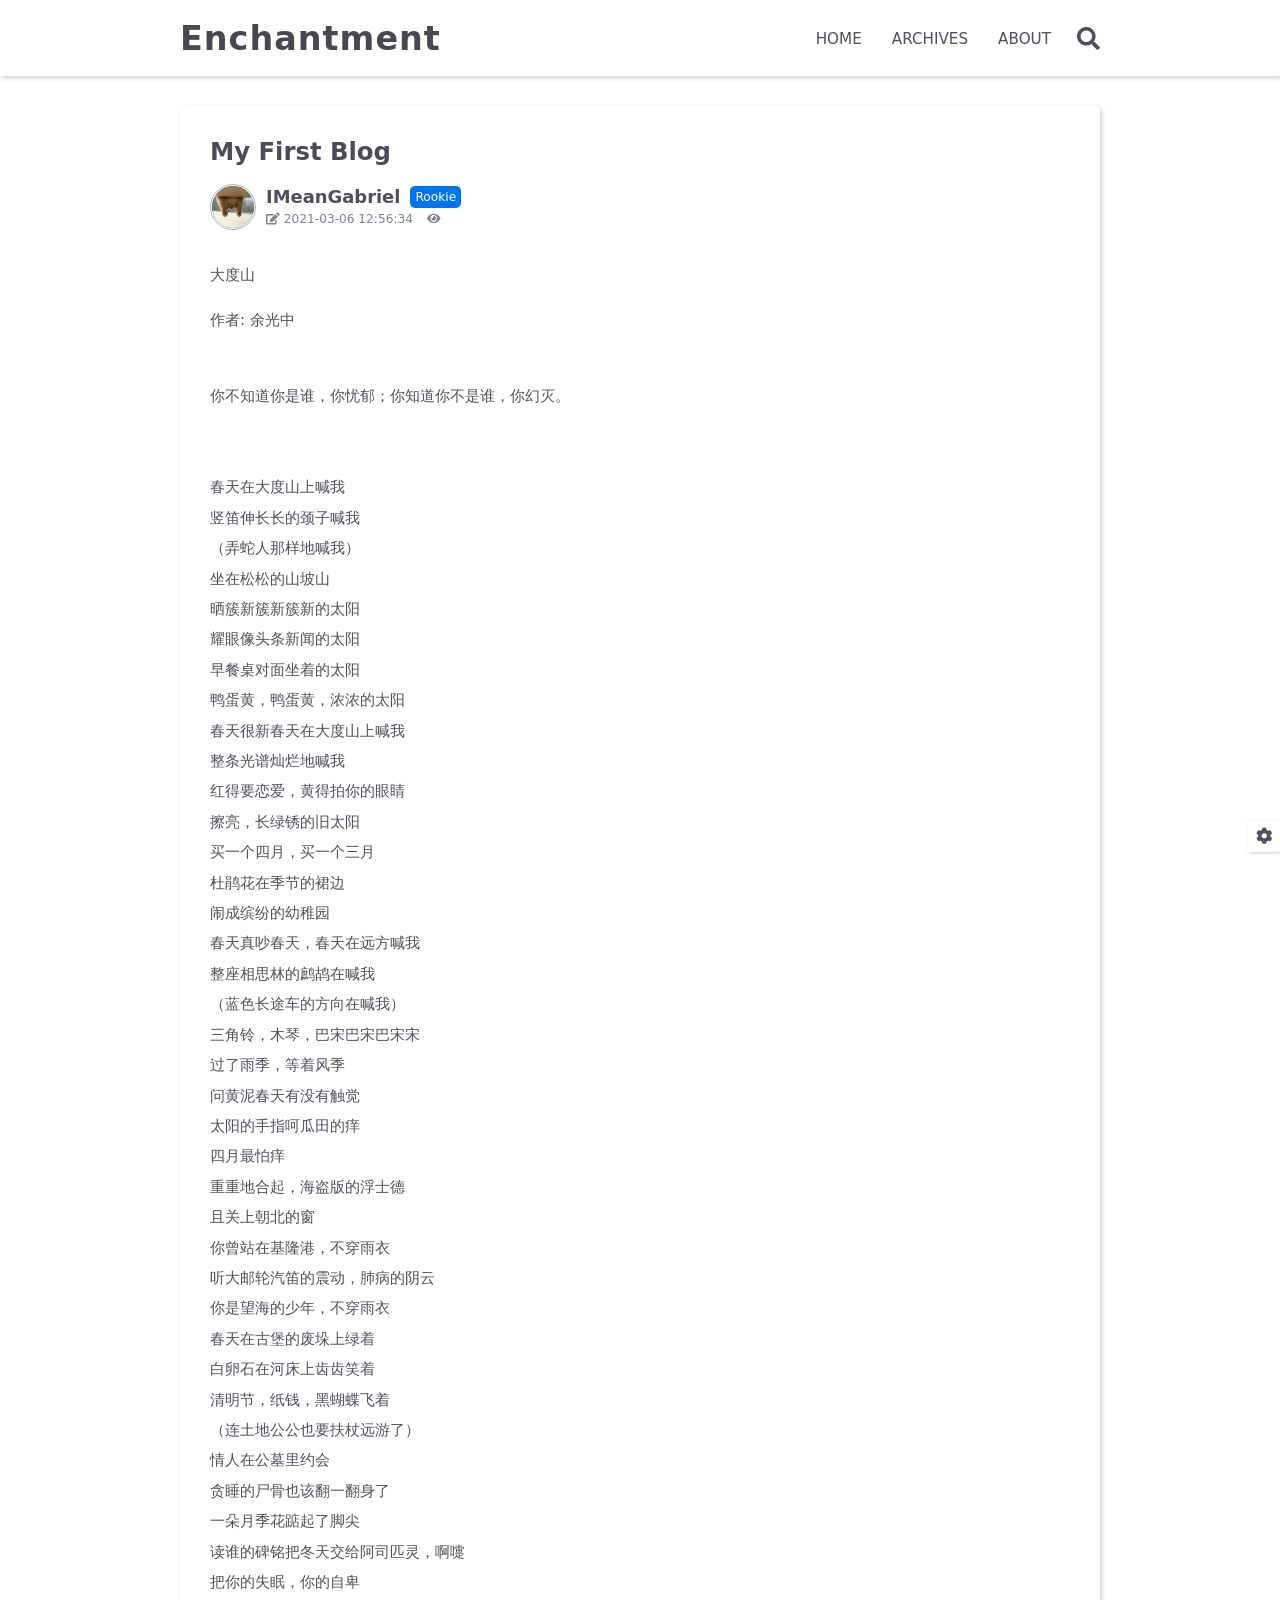
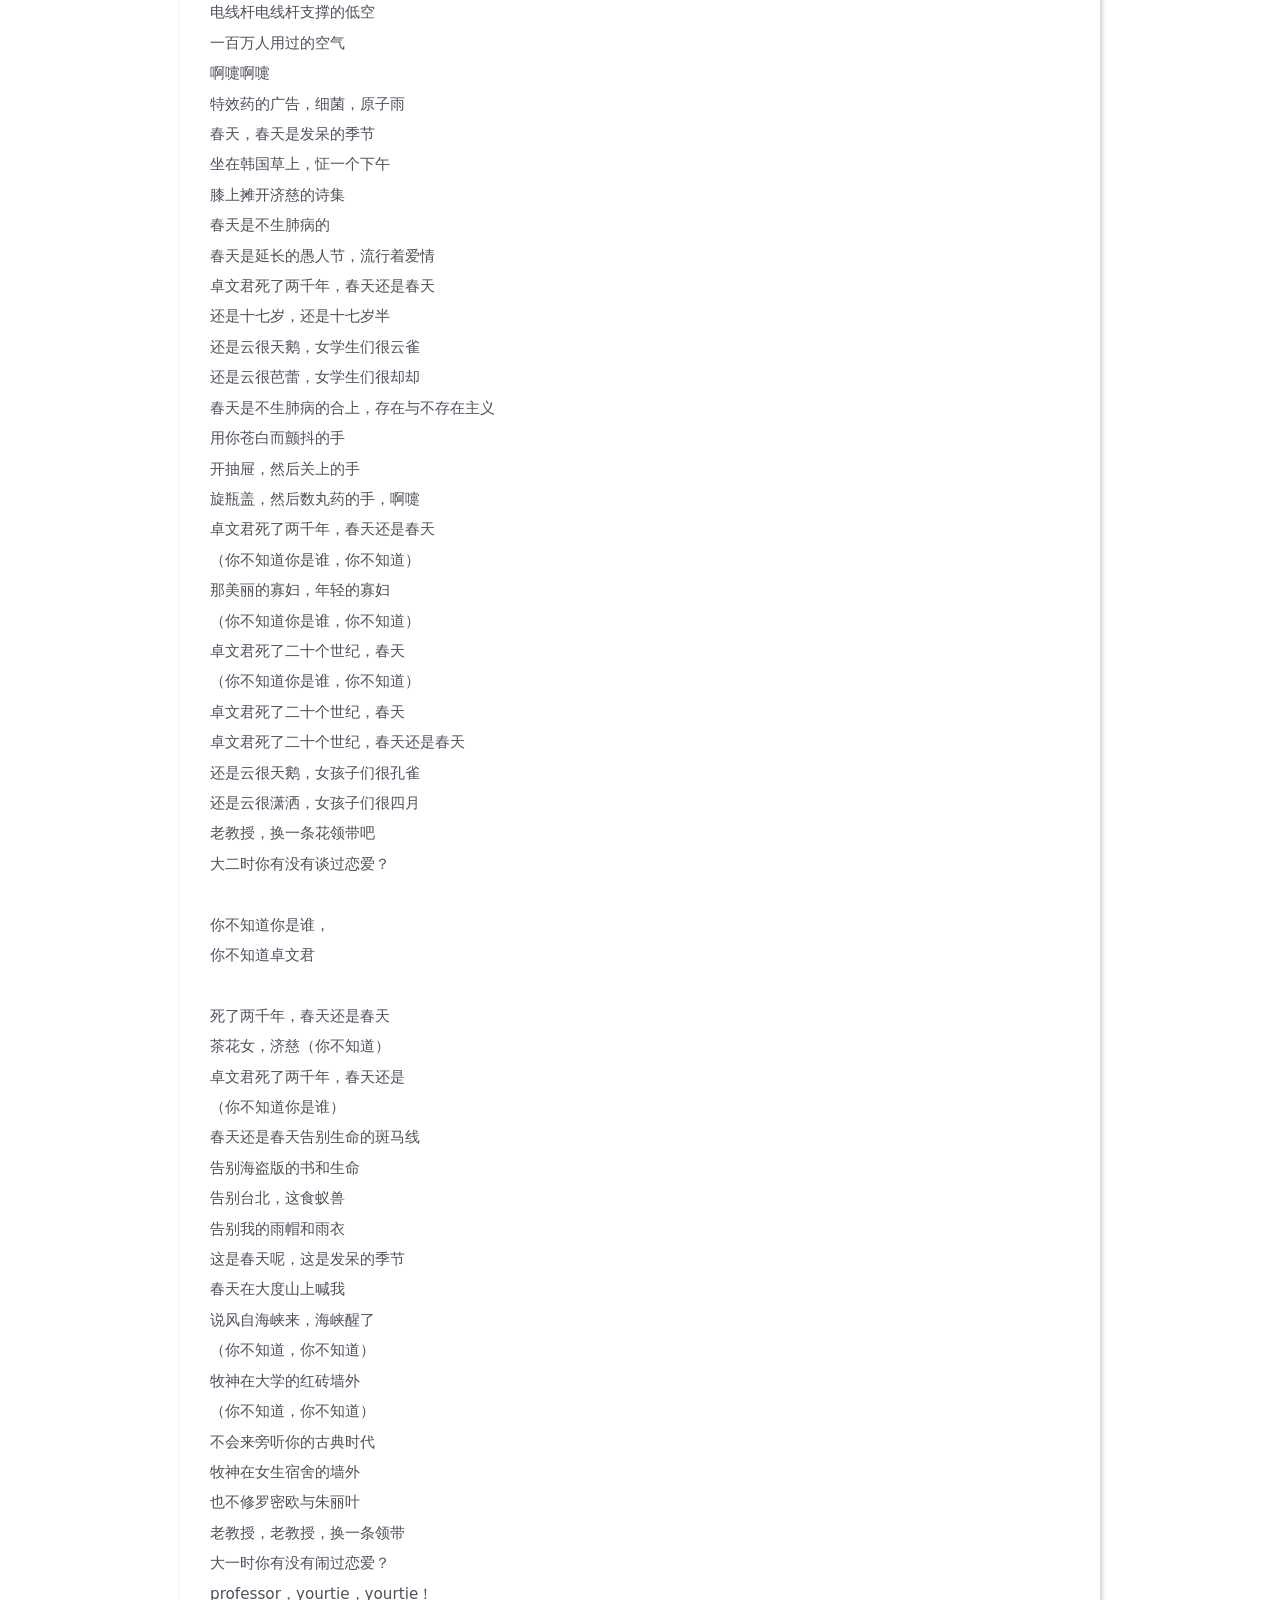
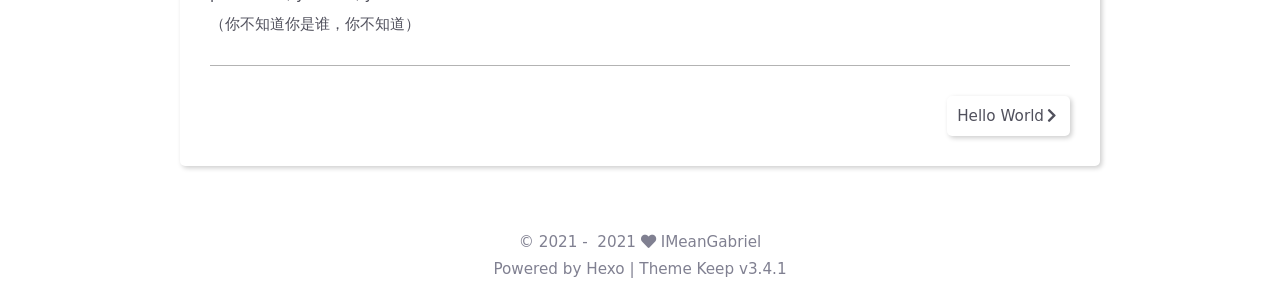
<file: 2021/03/06/My-First-Blog/index.html>
<!DOCTYPE html>
<html lang="en">
<head>
    <meta charset="utf-8">
    <meta name="viewport" content="width=device-width, initial-scale=1, maximum-scale=1">
    <meta name="keywords" content="Hexo Theme Keep">
    <meta name="description" content="Hexo Theme Keep">
    <meta name="author" content="IMeanGabriel">
    
    <title>
        
            My First Blog |
        
        Enchantment
    </title>
    <link rel="stylesheet" href="/css/style.css">
    <link rel="shortcut icon" href="/images/house.ico">
    <link rel="stylesheet" href="/css/font-awesome.min.css">
    <script id="hexo-configurations">
    let KEEP = window.KEEP || {};
    KEEP.hexo_config = {"hostname":"example.com","root":"/","language":"en","path":"search.json"};
    KEEP.theme_config = {"toc":{"enable":true,"number":false,"expand_all":false,"init_open":true},"style":{"primary_color":"#0066CC","avatar":"/images/kitten.svg","favicon":"/images/house.ico","article_img_align":"left","left_side_width":"260px","content_max_width":"920px","hover":{"shadow":true,"scale":true},"first_screen":{"enable":true,"background_img":"/images/bg.svg","description":"Over indulgence spells ruin."},"scroll":{"progress_bar":{"enable":true},"percent":{"enable":true}}},"local_search":{"enable":true,"preload":true},"code_copy":{"enable":false,"style":"default"},"pjax":{"enable":true},"lazyload":{"enable":true},"version":"3.4.1"};
    KEEP.language_ago = {"second":"%s seconds ago","minute":"%s minutes ago","hour":"%s hours ago","day":"%s days ago","week":"%s weeks ago","month":"%s months ago","year":"%s years ago"};
  </script>
<meta name="generator" content="Hexo 5.4.0"></head>


<body>
<div class="progress-bar-container">
    
        <span class="scroll-progress-bar"></span>
    

    
        <span class="pjax-progress-bar"></span>
        <span class="pjax-progress-icon">
            <i class="fas fa-circle-notch fa-spin"></i>
        </span>
    
</div>


<main class="page-container">

    

    <div class="page-main-content">

        <div class="page-main-content-top">
            <header class="header-wrapper">

    <div class="header-content">
        <div class="left">
            <a class="logo-title" href="/">
                Enchantment
            </a>
        </div>

        <div class="right">
            <div class="pc">
                <ul class="menu-list">
                    
                        <li class="menu-item">
                            <a class=""
                               href="/"
                            >
                                HOME
                            </a>
                        </li>
                    
                        <li class="menu-item">
                            <a class=""
                               href="/archives"
                            >
                                ARCHIVES
                            </a>
                        </li>
                    
                        <li class="menu-item">
                            <a class=""
                               href="/about"
                            >
                                ABOUT
                            </a>
                        </li>
                    
                    
                        <li class="menu-item search search-popup-trigger">
                            <i class="fas fa-search"></i>
                        </li>
                    
                </ul>
            </div>
            <div class="mobile">
                
                    <div class="icon-item search search-popup-trigger"><i class="fas fa-search"></i></div>
                
                <div class="icon-item menu-bar">
                    <div class="menu-bar-middle"></div>
                </div>
            </div>
        </div>
    </div>

    <div class="header-drawer">
        <ul class="drawer-menu-list">
            
                <li class="drawer-menu-item flex-center">
                    <a class=""
                       href="/">HOME</a>
                </li>
            
                <li class="drawer-menu-item flex-center">
                    <a class=""
                       href="/archives">ARCHIVES</a>
                </li>
            
                <li class="drawer-menu-item flex-center">
                    <a class=""
                       href="/about">ABOUT</a>
                </li>
            
        </ul>
    </div>

    <div class="window-mask"></div>

</header>


        </div>

        <div class="page-main-content-middle">

            <div class="main-content">

                
                    <div class="fade-in-down-animation">
    <div class="article-content-container">

        <div class="article-title">
            <span class="title-hover-animation">My First Blog</span>
        </div>

        
            <div class="article-header">
                <div class="avatar">
                    <img src="/images/kitten.svg">
                </div>
                <div class="info">
                    <div class="author">
                        <span class="name">IMeanGabriel</span>
                        
                            <span class="author-label">Rookie</span>
                        
                    </div>
                    <div class="meta-info">
                        <div class="article-meta-info">
    <span class="article-date article-meta-item">
        <i class="fas fa-edit"></i>&nbsp;2021-03-06 12:56:34
    </span>
    
    

    
    
    
    
        <span class="article-pv article-meta-item">
            <i class="fas fa-eye"></i>&nbsp;<span id="busuanzi_value_page_pv"></span>
        </span>
    
</div>

                    </div>
                </div>
            </div>
        

        <div class="article-content markdown-body">
            <p>大度山</p>
<p>作者: 余光中</p>
<p>　<br>你不知道你是谁，你忧郁；你知道你不是谁，你幻灭。</p>
<p>　</p>
<p>春天在大度山上喊我<br>竖笛伸长长的颈子喊我<br>（弄蛇人那样地喊我）<br>坐在松松的山坡山<br>晒簇新簇新簇新的太阳<br>耀眼像头条新闻的太阳<br>早餐桌对面坐着的太阳<br>鸭蛋黄，鸭蛋黄，浓浓的太阳<br>春天很新春天在大度山上喊我<br>整条光谱灿烂地喊我<br>红得要恋爱，黄得拍你的眼睛<br>擦亮，长绿锈的旧太阳<br>买一个四月，买一个三月<br>杜鹃花在季节的裙边<br>闹成缤纷的幼稚园<br>春天真吵春天，春天在远方喊我<br>整座相思林的鹧鸪在喊我<br>（蓝色长途车的方向在喊我）<br>三角铃，木琴，巴宋巴宋巴宋宋<br>过了雨季，等着风季<br>问黄泥春天有没有触觉<br>太阳的手指呵瓜田的痒<br>四月最怕痒<br>重重地合起，海盗版的浮士德<br>且关上朝北的窗<br>你曾站在基隆港，不穿雨衣<br>听大邮轮汽笛的震动，肺病的阴云<br>你是望海的少年，不穿雨衣<br>春天在古堡的废垛上绿着<br>白卵石在河床上齿齿笑着<br>清明节，纸钱，黑蝴蝶飞着<br>（连土地公公也要扶杖远游了）<br>情人在公墓里约会<br>贪睡的尸骨也该翻一翻身了<br>一朵月季花踮起了脚尖<br>读谁的碑铭把冬天交给阿司匹灵，啊嚏<br>把你的失眠，你的自卑<br>电线杆电线杆支撑的低空<br>一百万人用过的空气<br>啊嚏啊嚏<br>特效药的广告，细菌，原子雨<br>春天，春天是发呆的季节<br>坐在韩国草上，怔一个下午<br>膝上摊开济慈的诗集<br>春天是不生肺病的<br>春天是延长的愚人节，流行着爱情<br>卓文君死了两千年，春天还是春天<br>还是十七岁，还是十七岁半<br>还是云很天鹅，女学生们很云雀<br>还是云很芭蕾，女学生们很却却<br>春天是不生肺病的合上，存在与不存在主义<br>用你苍白而颤抖的手<br>开抽屉，然后关上的手<br>旋瓶盖，然后数丸药的手，啊嚏<br>卓文君死了两千年，春天还是春天<br>（你不知道你是谁，你不知道）<br>那美丽的寡妇，年轻的寡妇<br>（你不知道你是谁，你不知道）<br>卓文君死了二十个世纪，春天<br>（你不知道你是谁，你不知道）<br>卓文君死了二十个世纪，春天<br>卓文君死了二十个世纪，春天还是春天<br>还是云很天鹅，女孩子们很孔雀<br>还是云很潇洒，女孩子们很四月<br>老教授，换一条花领带吧<br>大二时你有没有谈过恋爱？<br>　<br>你不知道你是谁，<br>你不知道卓文君<br>　<br>死了两千年，春天还是春天<br>茶花女，济慈（你不知道）<br>卓文君死了两千年，春天还是<br>（你不知道你是谁）<br>春天还是春天告别生命的斑马线<br>告别海盗版的书和生命<br>告别台北，这食蚁兽<br>告别我的雨帽和雨衣<br>这是春天呢，这是发呆的季节<br>春天在大度山上喊我<br>说风自海峡来，海峡醒了<br>（你不知道，你不知道）<br>牧神在大学的红砖墙外<br>（你不知道，你不知道）<br>不会来旁听你的古典时代<br>牧神在女生宿舍的墙外<br>也不修罗密欧与朱丽叶<br>老教授，老教授，换一条领带<br>大一时你有没有闹过恋爱？<br>professor，yourtie，yourtie！<br>（你不知道你是谁，你不知道）</p>

        </div>

        

        
            <div class="article-nav">
                
                
                    <div class="article-next">
                        <a class="next"
                           rel="next"
                           href="/2021/03/06/hello-world/"
                        >
                            <span class="title flex-center">
                                <span class="post-nav-title-item">Hello World</span>
                                <span class="post-nav-item">Next posts</span>
                            </span>
                            <span class="right arrow-icon flex-center">
                              <i class="fas fa-chevron-right"></i>
                            </span>
                        </a>
                    </div>
                
            </div>
        

        
    </div>
</div>


                
            </div>

        </div>

        <div class="page-main-content-bottom">
            <footer class="footer">
    <div class="info-container">
        <div class="copyright-info info-item">
            &copy;
            
              <span>2021</span>&nbsp;-&nbsp;
            
            2021&nbsp;<i class="fas fa-heart icon-animate"></i>&nbsp;<a href="/">IMeanGabriel</a>
        </div>
        
            <script async data-pjax src="//busuanzi.ibruce.info/busuanzi/2.3/busuanzi.pure.mini.js"></script>
            <div class="website-count info-item">
                
                
            </div>
        
        <div class="theme-info info-item">
            Powered by <a target="_blank" href="https://hexo.io">Hexo</a>&nbsp;|&nbsp;Theme&nbsp;<a class="theme-version" target="_blank" href="https://github.com/XPoet/hexo-theme-keep">Keep v3.4.1</a>
        </div>
        
    </div>
</footer>

        </div>
    </div>

    
        <div class="post-tools">
            <div class="post-tools-container">
    <ul class="tools-list">
        <!-- TOC aside toggle -->
        
            <li class="tools-item page-aside-toggle">
                <i class="fas fa-outdent"></i>
            </li>
        

        <!-- go comment -->
        
    </ul>
</div>

        </div>
    

    <div class="right-bottom-side-tools">
        <div class="side-tools-container">
    <ul class="side-tools-list">
        <li class="tools-item tool-font-adjust-plus flex-center">
            <i class="fas fa-search-plus"></i>
        </li>

        <li class="tools-item tool-font-adjust-minus flex-center">
            <i class="fas fa-search-minus"></i>
        </li>

        <li class="tools-item tool-expand-width flex-center">
            <i class="fas fa-arrows-alt-h"></i>
        </li>

        <li class="tools-item tool-dark-light-toggle flex-center">
            <i class="fas fa-moon"></i>
        </li>

        <!-- rss -->
        

        

        <li class="tools-item tool-scroll-to-bottom flex-center">
            <i class="fas fa-arrow-down"></i>
        </li>
    </ul>

    <ul class="exposed-tools-list">
        <li class="tools-item tool-toggle-show flex-center">
            <i class="fas fa-cog fa-spin"></i>
        </li>
        
            <li class="tools-item tool-scroll-to-top flex-center">
                <i class="arrow-up fas fa-arrow-up"></i>
                <span class="percent"></span>
            </li>
        
    </ul>
</div>

    </div>

    
        <aside class="page-aside">
            <div class="post-toc-wrap">
    <div class="post-toc">
        
    </div>
</div>
        </aside>
    

    <div class="image-viewer-container">
    <img src="">
</div>


    
        <div class="search-pop-overlay">
    <div class="popup search-popup">
        <div class="search-header">
          <span class="search-input-field-pre">
            <i class="fas fa-keyboard"></i>
          </span>
            <div class="search-input-container">
                <input autocomplete="off"
                       autocorrect="off"
                       autocapitalize="off"
                       placeholder="Search..."
                       spellcheck="false"
                       type="search"
                       class="search-input"
                >
            </div>
            <span class="popup-btn-close">
                <i class="fas fa-times"></i>
            </span>
        </div>
        <div id="search-result">
            <div id="no-result">
                <i class="fas fa-spinner fa-pulse fa-5x fa-fw"></i>
            </div>
        </div>
    </div>
</div>

    

</main>



<script src="/js/utils.js"></script><script src="/js/main.js"></script><script src="/js/header-shrink.js"></script><script src="/js/back2top.js"></script><script src="/js/dark-light-toggle.js"></script>


    <script src="/js/local-search.js"></script>





    <script src="/js/lazyload.js"></script>


<div class="post-scripts pjax">
    
        <script src="/js/left-side-toggle.js"></script><script src="/js/libs/anime.min.js"></script><script src="/js/toc.js"></script>
    
</div>


    <script src="/js/libs/pjax.min.js"></script>
<script>
    window.addEventListener('DOMContentLoaded', () => {
        const pjax = new Pjax({
            selectors: [
                'head title',
                '.page-container',
                '.pjax'
            ],
            history: true,
            debug: false,
            cacheBust: false,
            timeout: 0,
            analytics: false,
            currentUrlFullReload: false,
            scrollRestoration: false,
            // scrollTo: true,
        });

        document.addEventListener('pjax:send', () => {
            KEEP.utils.pjaxProgressBarStart();
        });

        document.addEventListener('pjax:complete', () => {
            KEEP.utils.pjaxProgressBarEnd();
            pjax.executeScripts(document.querySelectorAll('script[data-pjax], .pjax script'));
            KEEP.refresh();
        });
    });
</script>



</body>
</html>
</file>
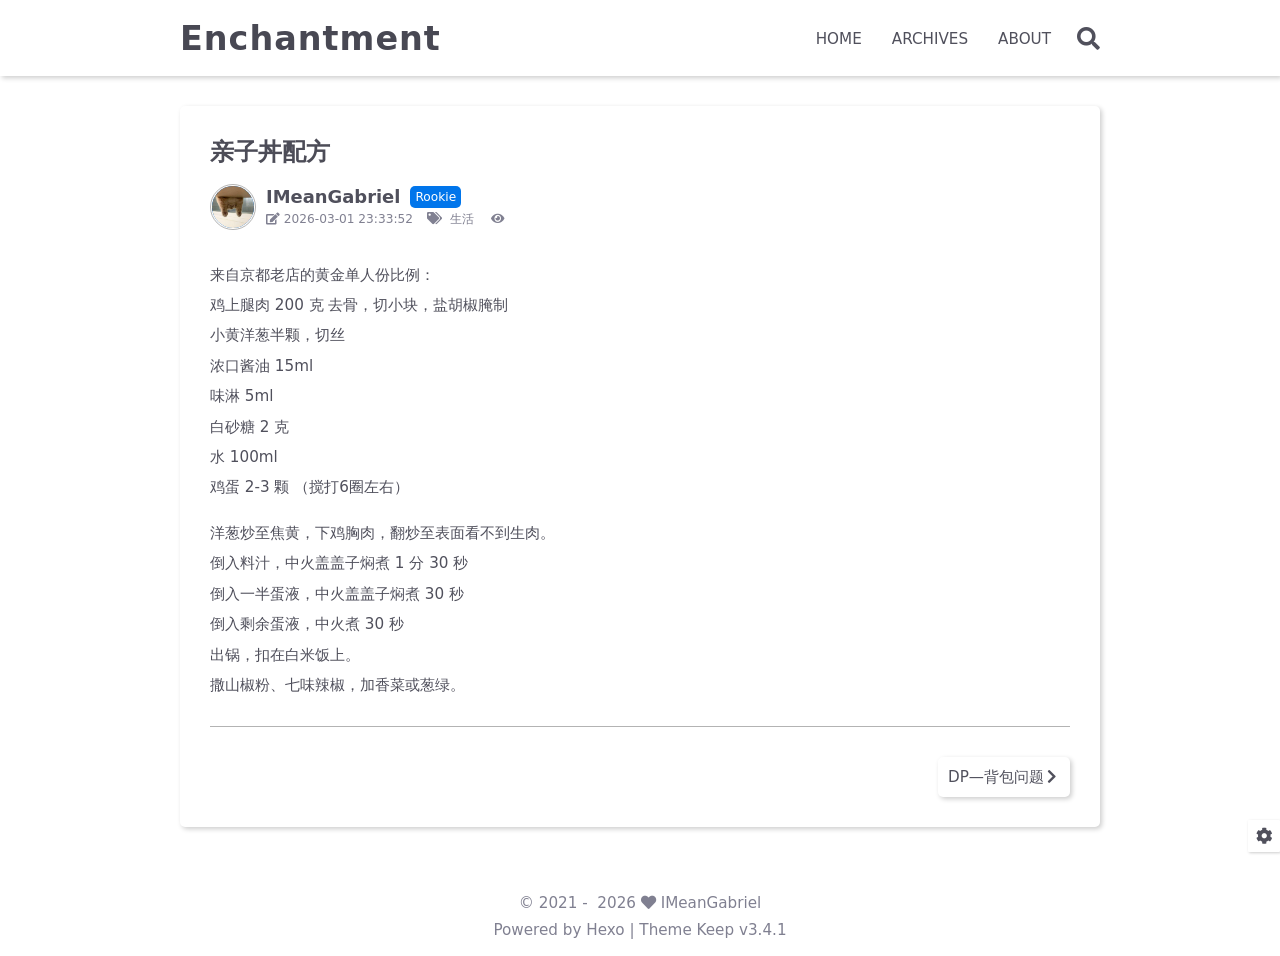
<file: 2026/03/01/亲子丼配方/index.html>
<!DOCTYPE html>
<html lang="en">
<head>
    <meta charset="utf-8">
    <meta name="viewport" content="width=device-width, initial-scale=1, maximum-scale=1">
    <meta name="keywords" content="Hexo Theme Keep">
    <meta name="description" content="Hexo Theme Keep">
    <meta name="author" content="IMeanGabriel">
    
    <title>
        
            亲子丼配方 |
        
        Enchantment
    </title>
    <link rel="stylesheet" href="/css/style.css">
    <link rel="shortcut icon" href="/images/house.ico">
    <link rel="stylesheet" href="/css/font-awesome.min.css">
    <script id="hexo-configurations">
    let KEEP = window.KEEP || {};
    KEEP.hexo_config = {"hostname":"example.com","root":"/","language":"en","path":"search.json"};
    KEEP.theme_config = {"toc":{"enable":true,"number":false,"expand_all":false,"init_open":true},"style":{"primary_color":"#0066CC","avatar":"/images/kitten.svg","favicon":"/images/house.ico","article_img_align":"left","left_side_width":"260px","content_max_width":"920px","hover":{"shadow":true,"scale":true},"first_screen":{"enable":true,"background_img":"/images/bg.svg","description":"Over indulgence spells ruin."},"scroll":{"progress_bar":{"enable":true},"percent":{"enable":true}}},"local_search":{"enable":true,"preload":true},"code_copy":{"enable":false,"style":"default"},"pjax":{"enable":true},"lazyload":{"enable":true},"version":"3.4.1"};
    KEEP.language_ago = {"second":"%s seconds ago","minute":"%s minutes ago","hour":"%s hours ago","day":"%s days ago","week":"%s weeks ago","month":"%s months ago","year":"%s years ago"};
  </script>
<meta name="generator" content="Hexo 5.4.0"></head>


<body>
<div class="progress-bar-container">
    
        <span class="scroll-progress-bar"></span>
    

    
        <span class="pjax-progress-bar"></span>
        <span class="pjax-progress-icon">
            <i class="fas fa-circle-notch fa-spin"></i>
        </span>
    
</div>


<main class="page-container">

    

    <div class="page-main-content">

        <div class="page-main-content-top">
            <header class="header-wrapper">

    <div class="header-content">
        <div class="left">
            <a class="logo-title" href="/">
                Enchantment
            </a>
        </div>

        <div class="right">
            <div class="pc">
                <ul class="menu-list">
                    
                        <li class="menu-item">
                            <a class=""
                               href="/"
                            >
                                HOME
                            </a>
                        </li>
                    
                        <li class="menu-item">
                            <a class=""
                               href="/archives"
                            >
                                ARCHIVES
                            </a>
                        </li>
                    
                        <li class="menu-item">
                            <a class=""
                               href="/about"
                            >
                                ABOUT
                            </a>
                        </li>
                    
                    
                        <li class="menu-item search search-popup-trigger">
                            <i class="fas fa-search"></i>
                        </li>
                    
                </ul>
            </div>
            <div class="mobile">
                
                    <div class="icon-item search search-popup-trigger"><i class="fas fa-search"></i></div>
                
                <div class="icon-item menu-bar">
                    <div class="menu-bar-middle"></div>
                </div>
            </div>
        </div>
    </div>

    <div class="header-drawer">
        <ul class="drawer-menu-list">
            
                <li class="drawer-menu-item flex-center">
                    <a class=""
                       href="/">HOME</a>
                </li>
            
                <li class="drawer-menu-item flex-center">
                    <a class=""
                       href="/archives">ARCHIVES</a>
                </li>
            
                <li class="drawer-menu-item flex-center">
                    <a class=""
                       href="/about">ABOUT</a>
                </li>
            
        </ul>
    </div>

    <div class="window-mask"></div>

</header>


        </div>

        <div class="page-main-content-middle">

            <div class="main-content">

                
                    <div class="fade-in-down-animation">
    <div class="article-content-container">

        <div class="article-title">
            <span class="title-hover-animation">亲子丼配方</span>
        </div>

        
            <div class="article-header">
                <div class="avatar">
                    <img src="/images/kitten.svg">
                </div>
                <div class="info">
                    <div class="author">
                        <span class="name">IMeanGabriel</span>
                        
                            <span class="author-label">Rookie</span>
                        
                    </div>
                    <div class="meta-info">
                        <div class="article-meta-info">
    <span class="article-date article-meta-item">
        <i class="fas fa-edit"></i>&nbsp;2026-03-01 23:33:52
    </span>
    
    
        <span class="article-tags article-meta-item">
            <i class="fas fa-tags"></i>&nbsp;
            <ul>
                
                    <li>
                        <a href="/tags/%E7%94%9F%E6%B4%BB/">生活</a>&nbsp;
                    </li>
                
            </ul>
        </span>
    

    
    
    
    
        <span class="article-pv article-meta-item">
            <i class="fas fa-eye"></i>&nbsp;<span id="busuanzi_value_page_pv"></span>
        </span>
    
</div>

                    </div>
                </div>
            </div>
        

        <div class="article-content markdown-body">
            <p>来自京都老店的黄金单人份比例：<br>鸡上腿肉 200 克 去骨，切小块，盐胡椒腌制<br>小黄洋葱半颗，切丝<br>浓口酱油 15ml<br>味淋 5ml<br>白砂糖 2 克<br>水 100ml<br>鸡蛋 2-3 颗 （搅打6圈左右）</p>
<p>洋葱炒至焦黄，下鸡胸肉，翻炒至表面看不到生肉。<br>倒入料汁，中火盖盖子焖煮 1 分 30 秒<br>倒入一半蛋液，中火盖盖子焖煮 30 秒<br>倒入剩余蛋液，中火煮 30 秒<br>出锅，扣在白米饭上。<br>撒山椒粉、七味辣椒，加香菜或葱绿。</p>

        </div>

        

        
            <div class="article-nav">
                
                
                    <div class="article-next">
                        <a class="next"
                           rel="next"
                           href="/2021/03/18/DP%E2%80%94%E8%83%8C%E5%8C%85%E9%97%AE%E9%A2%98/"
                        >
                            <span class="title flex-center">
                                <span class="post-nav-title-item">DP—背包问题</span>
                                <span class="post-nav-item">Next posts</span>
                            </span>
                            <span class="right arrow-icon flex-center">
                              <i class="fas fa-chevron-right"></i>
                            </span>
                        </a>
                    </div>
                
            </div>
        

        
    </div>
</div>


                
            </div>

        </div>

        <div class="page-main-content-bottom">
            <footer class="footer">
    <div class="info-container">
        <div class="copyright-info info-item">
            &copy;
            
              <span>2021</span>&nbsp;-&nbsp;
            
            2026&nbsp;<i class="fas fa-heart icon-animate"></i>&nbsp;<a href="/">IMeanGabriel</a>
        </div>
        
            <script async data-pjax src="//busuanzi.ibruce.info/busuanzi/2.3/busuanzi.pure.mini.js"></script>
            <div class="website-count info-item">
                
                
            </div>
        
        <div class="theme-info info-item">
            Powered by <a target="_blank" href="https://hexo.io">Hexo</a>&nbsp;|&nbsp;Theme&nbsp;<a class="theme-version" target="_blank" href="https://github.com/XPoet/hexo-theme-keep">Keep v3.4.1</a>
        </div>
        
    </div>
</footer>

        </div>
    </div>

    
        <div class="post-tools">
            <div class="post-tools-container">
    <ul class="tools-list">
        <!-- TOC aside toggle -->
        
            <li class="tools-item page-aside-toggle">
                <i class="fas fa-outdent"></i>
            </li>
        

        <!-- go comment -->
        
    </ul>
</div>

        </div>
    

    <div class="right-bottom-side-tools">
        <div class="side-tools-container">
    <ul class="side-tools-list">
        <li class="tools-item tool-font-adjust-plus flex-center">
            <i class="fas fa-search-plus"></i>
        </li>

        <li class="tools-item tool-font-adjust-minus flex-center">
            <i class="fas fa-search-minus"></i>
        </li>

        <li class="tools-item tool-expand-width flex-center">
            <i class="fas fa-arrows-alt-h"></i>
        </li>

        <li class="tools-item tool-dark-light-toggle flex-center">
            <i class="fas fa-moon"></i>
        </li>

        <!-- rss -->
        

        

        <li class="tools-item tool-scroll-to-bottom flex-center">
            <i class="fas fa-arrow-down"></i>
        </li>
    </ul>

    <ul class="exposed-tools-list">
        <li class="tools-item tool-toggle-show flex-center">
            <i class="fas fa-cog fa-spin"></i>
        </li>
        
            <li class="tools-item tool-scroll-to-top flex-center">
                <i class="arrow-up fas fa-arrow-up"></i>
                <span class="percent"></span>
            </li>
        
    </ul>
</div>

    </div>

    
        <aside class="page-aside">
            <div class="post-toc-wrap">
    <div class="post-toc">
        
    </div>
</div>
        </aside>
    

    <div class="image-viewer-container">
    <img src="">
</div>


    
        <div class="search-pop-overlay">
    <div class="popup search-popup">
        <div class="search-header">
          <span class="search-input-field-pre">
            <i class="fas fa-keyboard"></i>
          </span>
            <div class="search-input-container">
                <input autocomplete="off"
                       autocorrect="off"
                       autocapitalize="off"
                       placeholder="Search..."
                       spellcheck="false"
                       type="search"
                       class="search-input"
                >
            </div>
            <span class="popup-btn-close">
                <i class="fas fa-times"></i>
            </span>
        </div>
        <div id="search-result">
            <div id="no-result">
                <i class="fas fa-spinner fa-pulse fa-5x fa-fw"></i>
            </div>
        </div>
    </div>
</div>

    

</main>



<script src="/js/utils.js"></script><script src="/js/main.js"></script><script src="/js/header-shrink.js"></script><script src="/js/back2top.js"></script><script src="/js/dark-light-toggle.js"></script>


    <script src="/js/local-search.js"></script>





    <script src="/js/lazyload.js"></script>


<div class="post-scripts pjax">
    
        <script src="/js/left-side-toggle.js"></script><script src="/js/libs/anime.min.js"></script><script src="/js/toc.js"></script>
    
</div>


    <script src="/js/libs/pjax.min.js"></script>
<script>
    window.addEventListener('DOMContentLoaded', () => {
        const pjax = new Pjax({
            selectors: [
                'head title',
                '.page-container',
                '.pjax'
            ],
            history: true,
            debug: false,
            cacheBust: false,
            timeout: 0,
            analytics: false,
            currentUrlFullReload: false,
            scrollRestoration: false,
            // scrollTo: true,
        });

        document.addEventListener('pjax:send', () => {
            KEEP.utils.pjaxProgressBarStart();
        });

        document.addEventListener('pjax:complete', () => {
            KEEP.utils.pjaxProgressBarEnd();
            pjax.executeScripts(document.querySelectorAll('script[data-pjax], .pjax script'));
            KEEP.refresh();
        });
    });
</script>



</body>
</html>
</file>
<file: css/style.css>
:root {
  --background-color: #fff;
  --second-background-color: #f7f7f7;
  --primary-color: #06c;
  --first-text-color: #484853;
  --second-text-color: #4c4c57;
  --third-text-color: #808091;
  --fourth-text-color: #ededef;
  --default-text-color: #50505c;
  --border-color: #b3b3b3;
  --selection-color: #0075eb;
  --shadow-color: rgba(0,0,0,0.2);
  --shadow-hover-color: rgba(0,0,0,0.28);
  --scrollbar-color: #505050;
  --scroll-bar-bg-color: #e6e6e6;
  --link-color: #484853;
  --copyright-info-color: #c03;
  --avatar-background-color: #06c;
  --pjax-progress-bar-color: linear-gradient(45deg, #f10006, #ef5b00, #e59c01, #19ca05, #00cab5, #0264c8, #c303c3);
}
@media (prefers-color-scheme: light) {
  :root {
    --background-color: #fff;
    --second-background-color: #f7f7f7;
    --primary-color: #06c;
    --first-text-color: #484853;
    --second-text-color: #4c4c57;
    --third-text-color: #808091;
    --fourth-text-color: #ededef;
    --default-text-color: #50505c;
    --border-color: #b3b3b3;
    --selection-color: #0075eb;
    --shadow-color: rgba(0,0,0,0.2);
    --shadow-hover-color: rgba(0,0,0,0.28);
    --scrollbar-color: #505050;
    --scroll-bar-bg-color: #e6e6e6;
    --link-color: #484853;
    --copyright-info-color: #c03;
    --avatar-background-color: #06c;
    --pjax-progress-bar-color: linear-gradient(45deg, #f10006, #ef5b00, #e59c01, #19ca05, #00cab5, #0264c8, #c303c3);
  }
}
@media (prefers-color-scheme: dark) {
  :root {
    --background-color: #383940;
    --second-background-color: #32333a;
    --primary-color: #06c;
    --first-text-color: #d2d2d7;
    --second-text-color: #cbcbd1;
    --third-text-color: #9595a2;
    --fourth-text-color: #242429;
    --default-text-color: #bebec6;
    --border-color: #5c5e6a;
    --selection-color: #0075eb;
    --shadow-color: rgba(128,128,128,0.2);
    --shadow-hover-color: rgba(128,128,128,0.28);
    --scrollbar-color: #303030;
    --scroll-bar-bg-color: #4a4c55;
    --link-color: #c5c5cc;
    --copyright-info-color: #a30029;
    --avatar-background-color: #005cb8;
    --pjax-progress-bar-color: linear-gradient(45deg, #ea404a, #ea722f, #e9a71f, #67e559, #18ecec, #1b85f1, #ee1dee);
  }
}
.light-mode {
  --background-color: #fff;
  --second-background-color: #f7f7f7;
  --primary-color: #06c;
  --first-text-color: #484853;
  --second-text-color: #4c4c57;
  --third-text-color: #808091;
  --fourth-text-color: #ededef;
  --default-text-color: #50505c;
  --border-color: #b3b3b3;
  --selection-color: #0075eb;
  --shadow-color: rgba(0,0,0,0.2);
  --shadow-hover-color: rgba(0,0,0,0.28);
  --scrollbar-color: #505050;
  --scroll-bar-bg-color: #e6e6e6;
  --link-color: #484853;
  --copyright-info-color: #c03;
  --avatar-background-color: #06c;
  --pjax-progress-bar-color: linear-gradient(45deg, #f10006, #ef5b00, #e59c01, #19ca05, #00cab5, #0264c8, #c303c3);
}
.dark-mode {
  --background-color: #383940;
  --second-background-color: #32333a;
  --primary-color: #06c;
  --first-text-color: #d2d2d7;
  --second-text-color: #cbcbd1;
  --third-text-color: #9595a2;
  --fourth-text-color: #242429;
  --default-text-color: #bebec6;
  --border-color: #5c5e6a;
  --selection-color: #0075eb;
  --shadow-color: rgba(128,128,128,0.2);
  --shadow-hover-color: rgba(128,128,128,0.28);
  --scrollbar-color: #303030;
  --scroll-bar-bg-color: #4a4c55;
  --link-color: #c5c5cc;
  --copyright-info-color: #a30029;
  --avatar-background-color: #005cb8;
  --pjax-progress-bar-color: linear-gradient(45deg, #ea404a, #ea722f, #e9a71f, #67e559, #18ecec, #1b85f1, #ee1dee);
}
.fade-in-down-animation {
  animation-fill-mode: both;
  animation-duration: 0.8s;
  animation-name: fade-in-down;
}
.title-hover-animation {
  display: inline-block;
  position: relative;
  border-bottom: none;
  line-height: 1.3;
  vertical-align: top;
  color: var(--second-text-color);
}
.title-hover-animation::before {
  content: "";
  position: absolute;
  width: 100%;
  height: 2px;
  bottom: -4px;
  left: 0;
  background-color: var(--second-text-color);
  visibility: hidden;
  transform: scaleX(0);
  transition-property: color, background, box-shadow, border-color, visibility, transform;
  transition-delay: 0s, 0s, 0s, 0s, 0s, 0s;
  transition-duration: 0.2s, 0.2s, 0.2s, 0.2s, 0.2s, 0.2s;
  transition-timing-function: ease, ease, ease, ease, ease-in-out, ease-in-out;
}
.title-hover-animation:hover::before {
  visibility: visible;
  transform: scaleX(1);
}
@-moz-keyframes fade-in-down {
  0% {
    opacity: 0;
    transform: translateY(-20px);
  }
  100% {
    opacity: 1;
    transform: translateY(0);
  }
}
@-webkit-keyframes fade-in-down {
  0% {
    opacity: 0;
    transform: translateY(-20px);
  }
  100% {
    opacity: 1;
    transform: translateY(0);
  }
}
@-o-keyframes fade-in-down {
  0% {
    opacity: 0;
    transform: translateY(-20px);
  }
  100% {
    opacity: 1;
    transform: translateY(0);
  }
}
@keyframes fade-in-down {
  0% {
    opacity: 0;
    transform: translateY(-20px);
  }
  100% {
    opacity: 1;
    transform: translateY(0);
  }
}
@-moz-keyframes icon-animate {
  0%, 100% {
    transform: scale(1);
  }
  10%, 30% {
    transform: scale(0.88);
  }
  20%, 40%, 60%, 80% {
    transform: scale(1.08);
  }
  50%, 70% {
    transform: scale(1.08);
  }
}
@-webkit-keyframes icon-animate {
  0%, 100% {
    transform: scale(1);
  }
  10%, 30% {
    transform: scale(0.88);
  }
  20%, 40%, 60%, 80% {
    transform: scale(1.08);
  }
  50%, 70% {
    transform: scale(1.08);
  }
}
@-o-keyframes icon-animate {
  0%, 100% {
    transform: scale(1);
  }
  10%, 30% {
    transform: scale(0.88);
  }
  20%, 40%, 60%, 80% {
    transform: scale(1.08);
  }
  50%, 70% {
    transform: scale(1.08);
  }
}
@keyframes icon-animate {
  0%, 100% {
    transform: scale(1);
  }
  10%, 30% {
    transform: scale(0.88);
  }
  20%, 40%, 60%, 80% {
    transform: scale(1.08);
  }
  50%, 70% {
    transform: scale(1.08);
  }
}
* {
  transition-property: color, background, box-shadow, border-color;
  transition-delay: 0s, 0s, 0s, 0s;
  transition-duration: 0.2s, 0.2s, 0.2s, 0.2s;
  transition-timing-function: ease, ease, ease, ease;
}
*::-webkit-scrollbar {
  width: 6px;
  height: 6px;
  transition: all 0.2s ease;
}
*::-webkit-scrollbar-thumb {
  background: var(--scrollbar-color);
}
*::-webkit-scrollbar-track {
  background: var(--scroll-bar-bg-color);
}
html,
body {
  margin: 0;
  padding: 0;
  color: var(--default-text-color);
  background: var(--background-color);
  font-family: Optima-Regular, Optima, -apple-system, system-ui, Segoe UI, Roboto, Ubuntu, Cantarell, Noto Sans, sans-serif, BlinkMacSystemFont, Helvetica Neue, PingFang SC, Hiragino Sans GB, Microsoft YaHei, Arial;
  font-weight: 400;
  font-size: 15.2px;
  line-height: 22px;
}
html::-webkit-scrollbar,
body::-webkit-scrollbar {
  width: 8px;
  height: 6px;
}
@media (max-width: 780px) {
  html,
  body {
    font-size: 14.591999999999999px;
    line-height: 21.119999999999997px;
  }
}
@media (max-width: 500px) {
  html,
  body {
    font-size: 13.68px;
    line-height: 19.8px;
  }
}
::selection {
  background: var(--selection-color);
  color: #fff;
}
ul,
ol,
li {
  padding: 0;
  margin: 0;
  list-style: none;
}
a {
  text-decoration: none;
  color: var(--default-text-color);
}
a i,
a span {
  color: var(--default-text-color);
}
a:hover,
a:active {
  text-decoration: none !important;
  color: var(--primary-color);
}
a:hover i,
a:active i,
a:hover span,
a:active span {
  color: var(--primary-color);
}
img[lazyload] {
  padding: 10px;
  margin: 20px auto !important;
  cursor: not-allowed;
  pointer-events: none;
}
button {
  padding: 0;
  margin: 0;
  border: 0;
  outline: none;
  cursor: pointer;
  background: transparent;
}
.btn {
  display: inline-block;
  position: relative;
  text-align: center;
  cursor: pointer;
  white-space: nowrap;
  border-radius: 5px;
  padding: 8px 16px;
  background: var(--background-color);
  box-shadow: 2px 2px 5px var(--shadow-color);
  transition-property: color, background, box-shadow, border-color, transform;
  transition-delay: 0s, 0s, 0s, 0s, 0s;
  transition-duration: 0.2s, 0.2s, 0.2s, 0.2s, 0.2s;
  transition-timing-function: ease, ease, ease, ease, linear;
}
.btn:hover {
  transform: scaleX(1.06) scaleY(1.06);
  box-shadow: 2px 2px 8px var(--shadow-hover-color);
}
.btn:hover {
  color: var(--background-color);
  background: var(--primary-color);
}
.flex-center {
  display: flex;
  justify-content: center;
  align-items: center;
}
.clear {
  clear: both;
}
.markdown-body {
  font-size: 1rem;
}
.markdown-body blockquote {
  box-sizing: border-box;
  border-left: 5px solid var(--default-text-color);
  margin: 20px 0;
  color: var(--default-text-color);
  background: var(--second-background-color);
}
.markdown-body blockquote p {
  padding: 5px 5px 5px 10px;
}
.markdown-body p {
  line-height: 2;
  color: var(--default-text-color);
}
.markdown-body a {
  position: relative;
  outline: 0;
  text-decoration: none;
  overflow-wrap: break-word;
  cursor: pointer;
  border-bottom: 1px solid var(--third-text-color);
  box-sizing: border-box;
  padding-bottom: 2px;
}
.markdown-body a .fas,
.markdown-body a .far,
.markdown-body a fab {
  margin: 0 2px 0 6px;
  position: relative;
  color: var(--third-text-color);
  font-size: 0.88rem;
}
.markdown-body a:hover {
  text-decoration: underline;
}
.markdown-body a:hover::after {
  background: var(--primary-color);
}
.markdown-body strong {
  color: var(--default-text-color);
}
.markdown-body em {
  color: var(--default-text-color);
}
.markdown-body ul > li,
.markdown-body ol > li {
  margin-left: 16px;
  line-height: 2rem;
}
.markdown-body ul li {
  list-style: disc;
}
.markdown-body ul li ul li {
  list-style: circle;
}
.markdown-body ul li ul li ul li {
  list-style: square;
}
.markdown-body ol li {
  list-style: decimal;
}
.markdown-body ol li ol li {
  list-style: upper-alpha;
}
.markdown-body ol li ol li ol li {
  list-style: upper-roman;
}
.markdown-body li {
  color: var(--default-text-color);
}
.markdown-body h1,
.markdown-body h2,
.markdown-body h3,
.markdown-body h4,
.markdown-body h5,
.markdown-body h6 {
  color: var(--second-text-color);
  line-height: 1.5;
}
@media (max-width: 780px) {
  .markdown-body h1,
  .markdown-body h2,
  .markdown-body h3,
  .markdown-body h4,
  .markdown-body h5,
  .markdown-body h6 {
    line-height: 1.25;
  }
}
.markdown-body h1 {
  font-size: 1.8rem;
  font-weight: 600;
}
@media (max-width: 780px) {
  .markdown-body h1 {
    font-size: 1.7rem;
  }
}
.markdown-body h2 {
  font-size: 1.7rem;
  font-weight: 600;
}
@media (max-width: 780px) {
  .markdown-body h2 {
    font-size: 1.6rem;
  }
}
.markdown-body h3 {
  font-size: 1.6rem;
  font-weight: 550;
}
@media (max-width: 780px) {
  .markdown-body h3 {
    font-size: 1.5rem;
  }
}
.markdown-body h4 {
  font-size: 1.5rem;
  font-weight: 550;
}
@media (max-width: 780px) {
  .markdown-body h4 {
    font-size: 1.4rem;
  }
}
.markdown-body h5 {
  font-size: 1.28rem;
  font-weight: 500;
}
@media (max-width: 780px) {
  .markdown-body h5 {
    font-size: 1.18rem;
  }
}
.markdown-body h6 {
  font-size: 1.2rem;
  font-weight: 500;
  line-height: 1.2;
}
@media (max-width: 780px) {
  .markdown-body h6 {
    font-size: 1.1rem;
    line-height: 1.1;
  }
}
.markdown-body img {
  box-sizing: border-box;
  max-width: 100%;
  cursor: zoom-in;
  display: block;
  box-shadow: 0 0 2px var(--shadow-color);
  transition-property: color, background, box-shadow, border-color, padding, margin;
  transition-delay: 0s, 0s, 0s, 0s, 0s, 0s;
  transition-duration: 0.2s, 0.2s, 0.2s, 0.2s, 0.2s, 0.2s;
  transition-timing-function: ease, ease, ease, ease, linear, linear;
  margin: 10px 0 2px;
}
.markdown-body > table {
  border-spacing: 0;
  border-collapse: collapse;
  width: 100%;
  overflow: auto;
}
.markdown-body > table td,
.markdown-body > table th {
  padding: 0;
}
.markdown-body > table th {
  font-weight: 600;
}
.markdown-body > table td,
.markdown-body > table th {
  padding: 6px 13px;
  border: 1px solid var(--border-color);
}
.markdown-body > table tr {
  background-color: var(--background-color);
  border: 1px solid var(--fourth-text-color);
}
.markdown-body > table tr:nth-child(2n) {
  background-color: var(--second-background-color);
}
:root {
  --background-color: #fff;
  --second-background-color: #f7f7f7;
  --primary-color: #06c;
  --first-text-color: #484853;
  --second-text-color: #4c4c57;
  --third-text-color: #808091;
  --fourth-text-color: #ededef;
  --default-text-color: #50505c;
  --border-color: #b3b3b3;
  --selection-color: #0075eb;
  --shadow-color: rgba(0,0,0,0.2);
  --shadow-hover-color: rgba(0,0,0,0.28);
  --scrollbar-color: #505050;
  --scroll-bar-bg-color: #e6e6e6;
  --link-color: #484853;
  --copyright-info-color: #c03;
  --avatar-background-color: #06c;
  --pjax-progress-bar-color: linear-gradient(45deg, #f10006, #ef5b00, #e59c01, #19ca05, #00cab5, #0264c8, #c303c3);
}
@media (prefers-color-scheme: light) {
  :root {
    --background-color: #fff;
    --second-background-color: #f7f7f7;
    --primary-color: #06c;
    --first-text-color: #484853;
    --second-text-color: #4c4c57;
    --third-text-color: #808091;
    --fourth-text-color: #ededef;
    --default-text-color: #50505c;
    --border-color: #b3b3b3;
    --selection-color: #0075eb;
    --shadow-color: rgba(0,0,0,0.2);
    --shadow-hover-color: rgba(0,0,0,0.28);
    --scrollbar-color: #505050;
    --scroll-bar-bg-color: #e6e6e6;
    --link-color: #484853;
    --copyright-info-color: #c03;
    --avatar-background-color: #06c;
    --pjax-progress-bar-color: linear-gradient(45deg, #f10006, #ef5b00, #e59c01, #19ca05, #00cab5, #0264c8, #c303c3);
  }
}
@media (prefers-color-scheme: dark) {
  :root {
    --background-color: #383940;
    --second-background-color: #32333a;
    --primary-color: #06c;
    --first-text-color: #d2d2d7;
    --second-text-color: #cbcbd1;
    --third-text-color: #9595a2;
    --fourth-text-color: #242429;
    --default-text-color: #bebec6;
    --border-color: #5c5e6a;
    --selection-color: #0075eb;
    --shadow-color: rgba(128,128,128,0.2);
    --shadow-hover-color: rgba(128,128,128,0.28);
    --scrollbar-color: #303030;
    --scroll-bar-bg-color: #4a4c55;
    --link-color: #c5c5cc;
    --copyright-info-color: #a30029;
    --avatar-background-color: #005cb8;
    --pjax-progress-bar-color: linear-gradient(45deg, #ea404a, #ea722f, #e9a71f, #67e559, #18ecec, #1b85f1, #ee1dee);
  }
}
.light-mode {
  --background-color: #fff;
  --second-background-color: #f7f7f7;
  --primary-color: #06c;
  --first-text-color: #484853;
  --second-text-color: #4c4c57;
  --third-text-color: #808091;
  --fourth-text-color: #ededef;
  --default-text-color: #50505c;
  --border-color: #b3b3b3;
  --selection-color: #0075eb;
  --shadow-color: rgba(0,0,0,0.2);
  --shadow-hover-color: rgba(0,0,0,0.28);
  --scrollbar-color: #505050;
  --scroll-bar-bg-color: #e6e6e6;
  --link-color: #484853;
  --copyright-info-color: #c03;
  --avatar-background-color: #06c;
  --pjax-progress-bar-color: linear-gradient(45deg, #f10006, #ef5b00, #e59c01, #19ca05, #00cab5, #0264c8, #c303c3);
}
.dark-mode {
  --background-color: #383940;
  --second-background-color: #32333a;
  --primary-color: #06c;
  --first-text-color: #d2d2d7;
  --second-text-color: #cbcbd1;
  --third-text-color: #9595a2;
  --fourth-text-color: #242429;
  --default-text-color: #bebec6;
  --border-color: #5c5e6a;
  --selection-color: #0075eb;
  --shadow-color: rgba(128,128,128,0.2);
  --shadow-hover-color: rgba(128,128,128,0.28);
  --scrollbar-color: #303030;
  --scroll-bar-bg-color: #4a4c55;
  --link-color: #c5c5cc;
  --copyright-info-color: #a30029;
  --avatar-background-color: #005cb8;
  --pjax-progress-bar-color: linear-gradient(45deg, #ea404a, #ea722f, #e9a71f, #67e559, #18ecec, #1b85f1, #ee1dee);
}
:root {
  --code-foreground: #535360;
  --code-background: #f2f2f2;
  --highlight-background: #fafafa;
  --highlight-foreground: #535360;
  --highlight-comment: #8e908c;
  --highlight-red: #c82829;
  --highlight-orange: #f5871f;
  --highlight-yellow: #eab700;
  --highlight-green: #718c00;
  --highlight-aqua: #3e999f;
  --highlight-blue: #4271ae;
  --highlight-purple: #8959a8;
  --highlight-gutter-color: #585865;
  --highlight-gutter-bg-color: #f2f2f2;
}
@media (prefers-color-scheme: light) {
  :root {
    --code-foreground: #535360;
    --code-background: #f2f2f2;
    --highlight-background: #fafafa;
    --highlight-foreground: #535360;
    --highlight-comment: #8e908c;
    --highlight-red: #c82829;
    --highlight-orange: #f5871f;
    --highlight-yellow: #eab700;
    --highlight-green: #718c00;
    --highlight-aqua: #3e999f;
    --highlight-blue: #4271ae;
    --highlight-purple: #8959a8;
    --highlight-gutter-color: #585865;
    --highlight-gutter-bg-color: #f2f2f2;
  }
}
@media (prefers-color-scheme: dark) {
  :root {
    --code-foreground: #bfbfc7;
    --code-background: #32333a;
    --highlight-background: #34343b;
    --highlight-foreground: #bfbfc7;
    --highlight-comment: #969896;
    --highlight-red: #c66;
    --highlight-orange: #de935f;
    --highlight-yellow: #f0c674;
    --highlight-green: #b5bd68;
    --highlight-aqua: #8abeb7;
    --highlight-blue: #81a2be;
    --highlight-purple: #b294bb;
    --highlight-gutter-color: #c1c1c9;
    --highlight-gutter-bg-color: #32333a;
  }
}
.light-mode {
  --code-foreground: #535360;
  --code-background: #f2f2f2;
  --highlight-background: #fafafa;
  --highlight-foreground: #535360;
  --highlight-comment: #8e908c;
  --highlight-red: #c82829;
  --highlight-orange: #f5871f;
  --highlight-yellow: #eab700;
  --highlight-green: #718c00;
  --highlight-aqua: #3e999f;
  --highlight-blue: #4271ae;
  --highlight-purple: #8959a8;
  --highlight-gutter-color: #585865;
  --highlight-gutter-bg-color: #f2f2f2;
}
.dark-mode {
  --code-foreground: #bfbfc7;
  --code-background: #32333a;
  --highlight-background: #34343b;
  --highlight-foreground: #bfbfc7;
  --highlight-comment: #969896;
  --highlight-red: #c66;
  --highlight-orange: #de935f;
  --highlight-yellow: #f0c674;
  --highlight-green: #b5bd68;
  --highlight-aqua: #8abeb7;
  --highlight-blue: #81a2be;
  --highlight-purple: #b294bb;
  --highlight-gutter-color: #c1c1c9;
  --highlight-gutter-bg-color: #32333a;
}
pre,
.highlight {
  overflow: auto;
  margin: 20px 0;
  padding: 0;
  font-size: 0.96rem;
  line-height: 1.5rem;
  color: var(--highlight-foreground);
  background: var(--highlight-background);
}
pre,
code {
  font-family: "Source Code Pro", consolas, Menlo;
}
code {
  padding: 5px;
  word-wrap: break-word;
  border-radius: 2px;
  font-size: 0.96rem;
  color: var(--code-foreground);
  background: var(--code-background);
}
pre {
  padding: 10px;
}
pre code {
  padding: 0;
  color: var(--highlight-foreground);
  background: none;
  text-shadow: none;
}
.highlight {
  border-radius: 1px;
}
.highlight pre {
  border: none;
  margin: 0;
  padding: 10px 0;
}
.highlight table {
  margin: 0;
  width: auto;
  border: none;
  border-spacing: unset;
}
.highlight td {
  border: none;
  padding: 0;
}
.highlight figcaption {
  font-size: 1rem;
  color: var(--highlight-foreground);
  line-height: 1rem;
  margin-bottom: 1rem;
}
.highlight figcaption a {
  float: right;
  color: var(--highlight-foreground);
}
.highlight figcaption a:hover {
  border-bottom-color: var(--highlight-foreground);
}
.highlight .gutter pre {
  padding-left: 10px;
  padding-right: 10px;
  color: var(--highlight-gutter-color);
  text-align: center;
  background-color: var(--highlight-gutter-bg-color);
}
.highlight .code pre {
  width: 100%;
  padding-left: 10px;
  padding-right: 10px;
  background-color: var(--highlight-background);
}
.highlight .line {
  height: 20px;
  color: var(--default-text-color);
}
.highlight .line .attr {
  color: var(--default-text-color);
}
.highlight .line .string {
  color: var(--default-text-color);
}
.gutter {
  -webkit-user-select: none;
  -moz-user-select: none;
  -ms-user-select: none;
  user-select: none;
}
.gist table {
  width: auto;
}
.gist table td {
  border: none;
}
pre .deletion {
  background: var(--highlight-deletion);
}
pre .addition {
  background: var(--highlight-addition);
}
pre .meta {
  color: var(--highlight-purple);
}
pre .comment {
  color: var(--highlight-comment);
}
pre .variable,
pre .attribute,
pre .tag,
pre .regexp,
pre .ruby .constant,
pre .xml .tag .title,
pre .xml .pi,
pre .xml .doctype,
pre .html .doctype,
pre .css .id,
pre .css .class,
pre .css .pseudo {
  color: var(--highlight-red);
}
pre .number,
pre .preprocessor,
pre .built_in,
pre .literal,
pre .params,
pre .constant,
pre .command {
  color: var(--highlight-orange);
}
pre .ruby .class .title,
pre .css .rules .attribute,
pre .string,
pre .value,
pre .inheritance,
pre .header,
pre .ruby .symbol,
pre .xml .cdata,
pre .special,
pre .number,
pre .formula {
  color: var(--highlight-green);
}
pre .title,
pre .css .hexcolor {
  color: var(--highlight-aqua);
}
pre .function,
pre .python .decorator,
pre .python .title,
pre .ruby .function .title,
pre .ruby .title .keyword,
pre .perl .sub,
pre .javascript .title,
pre .coffeescript .title {
  color: var(--highlight-blue);
}
pre .keyword,
pre .javascript .function {
  color: var(--highlight-purple);
}
.highlight-container {
  position: relative;
}
.highlight-container:hover .copy-btn,
.highlight-container .copy-btn:focus {
  opacity: 1;
}
.copy-btn {
  cursor: pointer;
  display: inline-block;
  font-weight: bold;
  line-height: 1.8;
  opacity: 0;
  outline: 0;
  padding: 2px 6px;
  position: absolute;
  vertical-align: middle;
  white-space: nowrap;
  font-size: 1rem;
  color: var(--default-text-color);
  -moz-user-select: none;
  -ms-user-select: none;
  -webkit-user-select: none;
  user-select: none;
  transition-property: color, background, box-shadow, border-color, opacity;
  transition-delay: 0s, 0s, 0s, 0s, 0s;
  transition-duration: 0.2s, 0.2s, 0.2s, 0.2s, 0.2s;
  transition-timing-function: ease, ease, ease, ease, ease-in-out;
  background: var(--background-color);
  border: 0;
  right: 0;
  top: 0;
}
.page-container {
  position: relative;
  transition-property: color, background, box-shadow, border-color, padding-left;
  transition-delay: 0s, 0s, 0s, 0s, 0s;
  transition-duration: 0.2s, 0.2s, 0.2s, 0.2s, 0.3s;
  transition-timing-function: ease, ease, ease, ease, ease-out;
}
@media (max-width: 780px) {
  .page-container {
    padding-left: 0 !important;
  }
}
.page-container .page-main-content {
  padding-top: 76px;
  position: relative;
}
.header-shrink .page-container .page-main-content {
  padding-top: 54.72px;
}
@media (max-width: 780px) {
  .header-shrink .page-container .page-main-content {
    padding-top: 49.248px;
  }
}
@media (max-width: 500px) {
  .header-shrink .page-container .page-main-content {
    padding-top: 43.776px;
  }
}
@media (max-width: 780px) {
  .page-container .page-main-content {
    padding-top: 68.4px;
  }
}
@media (max-width: 500px) {
  .page-container .page-main-content {
    padding-top: 60.800000000000004px;
  }
}
.page-container .page-main-content .page-main-content-top {
  position: fixed;
  top: 0;
  right: 0;
  width: 100%;
  height: 76px;
  z-index: 1005;
  box-sizing: border-box;
  transition-property: color, background, box-shadow, border-color, transform, padding-left, height;
  transition-delay: 0s, 0s, 0s, 0s, 0s, 0s, 0s;
  transition-duration: 0.2s, 0.2s, 0.2s, 0.2s, 0.3s, 0.2s, 0.2s;
  transition-timing-function: ease, ease, ease, ease, ease-out, linear, ease;
}
.page-container .page-main-content .page-main-content-top.hide {
  transform: translateY(-105%);
}
.header-shrink .page-container .page-main-content .page-main-content-top {
  height: 54.72px;
}
@media (max-width: 780px) {
  .header-shrink .page-container .page-main-content .page-main-content-top {
    height: 49.248px;
  }
}
@media (max-width: 500px) {
  .header-shrink .page-container .page-main-content .page-main-content-top {
    height: 43.776px;
  }
}
@media (max-width: 780px) {
  .page-container .page-main-content .page-main-content-top {
    height: 68.4px;
    padding-left: 0 !important;
  }
}
@media (max-width: 500px) {
  .page-container .page-main-content .page-main-content-top {
    height: 60.800000000000004px;
  }
}
.page-container .page-main-content .page-main-content-middle {
  box-sizing: border-box;
  width: 100%;
  display: flex;
  justify-content: center;
  padding: 30px 0;
  background: var(--background-color);
}
@media (max-width: 780px) {
  .page-container .page-main-content .page-main-content-middle {
    padding: 24px 0;
  }
}
@media (max-width: 500px) {
  .page-container .page-main-content .page-main-content-middle {
    padding: 18px 0;
  }
}
.page-container .page-main-content .page-main-content-middle .main-content {
  position: relative;
  box-sizing: border-box;
  width: 80%;
  max-width: 920px;
  height: 100%;
}
@media (max-width: 780px) {
  .page-container .page-main-content .page-main-content-middle .main-content {
    width: 86%;
  }
}
@media (max-width: 500px) {
  .page-container .page-main-content .page-main-content-middle .main-content {
    width: 90%;
  }
}
.page-container .page-main-content .page-main-content-bottom {
  width: 100%;
}
.page-container .page-aside {
  position: fixed;
  top: 0;
  bottom: 0;
  left: -260px;
  width: 260px;
  height: 100%;
  z-index: 1006;
  overflow-y: auto;
  padding: 20px;
  box-sizing: border-box;
  background: var(--background-color);
  box-shadow: 2px 2px 5px var(--shadow-color);
  transition-property: color, background, box-shadow, border-color, left, transform;
  transition-delay: 0s, 0s, 0s, 0s, 0s, 0s;
  transition-duration: 0.2s, 0.2s, 0.2s, 0.2s, 0.3s, 0.2s;
  transition-timing-function: ease, ease, ease, ease, ease-out, linear;
}
.page-container .page-aside:hover {
  box-shadow: 2px 2px 8px var(--shadow-hover-color);
}
@media (max-width: 780px) {
  .page-container .page-aside {
    left: 0 !important;
    display: none !important;
  }
}
.page-container .post-tools {
  position: fixed;
  top: 106px;
  right: 30px;
  transition-property: color, background, box-shadow, border-color, top;
  transition-delay: 0s, 0s, 0s, 0s, 0s;
  transition-duration: 0.2s, 0.2s, 0.2s, 0.2s, 0.2s;
  transition-timing-function: ease, ease, ease, ease, ease;
}
.header-shrink .page-container .post-tools {
  top: 84.72px;
}
@media (max-width: 780px) {
  .header-shrink .page-container .post-tools {
    top: 79.24799999999999px;
  }
}
@media (max-width: 500px) {
  .header-shrink .page-container .post-tools {
    top: 73.77600000000001px;
  }
}
@media (max-width: 780px) {
  .page-container .post-tools {
    top: 98.4px;
    right: 10px;
    transform: scale(0.82);
    transform-origin: right top;
  }
}
@media (max-width: 500px) {
  .page-container .post-tools {
    top: 90.80000000000001px;
    right: 5px;
    transform: scale(0.72);
  }
}
.page-container .right-bottom-side-tools {
  position: fixed;
  bottom: 5%;
  right: 0;
}
.search-pop-overlay {
  position: fixed;
  display: flex;
  height: 100%;
  width: 100%;
  left: 0;
  top: 0;
  background: rgba(0,0,0,0);
  visibility: hidden;
  z-index: 1008;
  transition-property: color, background, box-shadow, border-color, visibility, background;
  transition-delay: 0s, 0s, 0s, 0s, 0s, 0s;
  transition-duration: 0.2s, 0.2s, 0.2s, 0.2s, 0.3s, 0.3s;
  transition-timing-function: ease, ease, ease, ease, ease, ease;
}
.search-pop-overlay.active {
  visibility: visible;
  background: rgba(0,0,0,0.35);
}
.search-pop-overlay.active .search-popup {
  transform: scale(1);
}
.search-pop-overlay .search-popup {
  background: var(--background-color);
  border-radius: 5px;
  height: 80%;
  width: 70%;
  margin: auto;
  transform: scale(0);
  z-index: 1006;
  transition-property: color, background, box-shadow, border-color, transform;
  transition-delay: 0s, 0s, 0s, 0s, 0s;
  transition-duration: 0.2s, 0.2s, 0.2s, 0.2s, 0.3s;
  transition-timing-function: ease, ease, ease, ease, ease;
}
@media (max-width: 780px) {
  .search-pop-overlay .search-popup {
    width: 80%;
  }
}
@media (max-width: 500px) {
  .search-pop-overlay .search-popup {
    width: 90%;
  }
}
.search-pop-overlay .search-popup .search-header {
  background: var(--fourth-text-color);
  border-top-left-radius: 2px;
  border-top-right-radius: 2px;
  display: flex;
  padding: 10px;
}
.search-pop-overlay .search-popup .search-header .search-input-field-pre,
.search-pop-overlay .search-popup .search-header .popup-btn-close {
  font-size: 1.2rem;
  padding: 0 10px;
  display: flex;
  align-items: center;
}
.search-pop-overlay .search-popup .search-header .search-input-field-pre {
  cursor: pointer;
  color: var(--third-text-color);
}
.search-pop-overlay .search-popup .search-header .popup-btn-close {
  color: var(--default-text-color);
}
.search-pop-overlay .search-popup .search-header .search-input-container {
  flex-grow: 1;
  padding: 2px;
}
.search-pop-overlay .search-popup .search-header .search-input-container .search-input {
  background: transparent;
  border: 0;
  outline: 0;
  width: 100%;
  font-size: 1.2rem;
  color: var(--default-text-color);
}
.search-pop-overlay .search-popup .search-header .search-input-container .search-input::-webkit-search-cancel-button {
  display: none;
}
.search-pop-overlay .search-popup .search-header .popup-btn-close {
  cursor: pointer;
}
.search-pop-overlay .search-popup .search-header .popup-btn-close:hover .fas,
.search-pop-overlay .search-popup .search-header .popup-btn-close far,
.search-pop-overlay .search-popup .search-header .popup-btn-close fab {
  color: var(--first-text-color);
}
.search-pop-overlay .search-popup #search-result {
  display: flex;
  height: calc(100% - 55px);
  overflow: auto;
  padding: 5px 25px;
}
.search-pop-overlay .search-popup #search-result .search-result-list {
  width: 100%;
  height: 100%;
  font-size: 1rem;
}
.search-pop-overlay .search-popup #search-result .search-result-list li {
  border-bottom: 1px dashed var(--border-color);
  padding: 10px 0;
  margin: 10px 0;
  box-sizing: border-box;
}
.search-pop-overlay .search-popup #search-result .search-result-list li:last-child {
  border-bottom: none;
}
.search-pop-overlay .search-popup #search-result .search-result-list li .search-result-title {
  position: relative;
  font-weight: bold;
  margin-bottom: 10px;
  padding-left: 16px;
  display: flex;
  align-items: center;
}
.search-pop-overlay .search-popup #search-result .search-result-list li .search-result-title::after {
  content: '';
  position: absolute;
  width: 5px;
  height: 5px;
  border-radius: 50%;
  top: 50%;
  transform: translateY(-50%);
  left: 0;
  background: var(--default-text-color);
}
.search-pop-overlay .search-popup #search-result .search-result-list li .search-result {
  line-height: 2rem;
  margin: 0;
  padding-left: 16px;
  word-wrap: break-word;
}
.search-pop-overlay .search-popup #search-result .search-result-list li a:hover {
  color: var(--default-text-color);
}
.search-pop-overlay .search-popup #search-result .search-result-list li .search-keyword {
  border-bottom: 1px dashed var(--primary-color);
  color: var(--primary-color);
  font-weight: bold;
}
.search-pop-overlay .search-popup #search-result #no-result {
  color: var(--third-text-color);
  margin: auto;
}
.post-toc-wrap {
  width: 100%;
  font-size: 0.92rem;
  box-sizing: border-box;
}
.post-toc-wrap .post-toc ol {
  list-style: none;
  margin: 0;
  padding: 0 2px 12px 10px;
  text-align: left;
}
.post-toc-wrap .post-toc ol:last-child {
  padding-bottom: 0;
}
.post-toc-wrap .post-toc ol > ol {
  padding-left: 0;
}
.post-toc-wrap .post-toc ol a {
  transition-property: all;
}
.post-toc-wrap .post-toc .nav-item {
  line-height: 1.8;
  overflow: hidden;
  text-overflow: ellipsis;
  white-space: nowrap;
}
.post-toc-wrap .post-toc .nav .nav-child {
  display: none;
}
.post-toc-wrap .post-toc .nav .active > .nav-child {
  display: block;
}
.post-toc-wrap .post-toc .nav .active-current > .nav-child {
  display: block;
}
.post-toc-wrap .post-toc .nav .active-current > .nav-child > .nav-item {
  display: block;
}
.post-toc-wrap .post-toc .nav .nav-number,
.post-toc-wrap .post-toc .nav .nav-text {
  color: var(--default-text-color);
}
.post-toc-wrap .post-toc .nav .active > a .nav-number,
.post-toc-wrap .post-toc .nav .active > a .nav-text {
  color: var(--primary-color);
}
.post-toc-wrap .post-toc .nav .active-current > a .nav-number,
.post-toc-wrap .post-toc .nav .active-current > a .nav-text {
  color: var(--primary-color);
}
.comments-container {
  display: inline-block;
  margin-top: 30px;
  width: 100%;
}
.comments-container #comment-anchor {
  width: 100%;
  height: 10px;
}
.comments-container .comment-area-title {
  width: 100%;
  margin: 10px 0;
  font-size: 1.38rem;
  color: var(--default-text-color);
}
.comments-container .comment-area-title i {
  color: var(--default-text-color);
}
@media (max-width: 780px) {
  .comments-container .comment-area-title {
    margin: 5px 0;
    font-size: 1.2rem;
  }
}
.progress-bar-container {
  position: fixed;
  top: 0;
  left: 0;
  width: 100%;
  z-index: 1009;
}
.progress-bar-container .pjax-progress-bar {
  position: absolute;
  top: 0;
  left: 0;
  height: 2px;
  width: 0;
  background: var(--pjax-progress-bar-color);
  visibility: hidden;
  opacity: 0;
  z-index: 1008;
  transition-property: color, background, box-shadow, border-color, width;
  transition-delay: 0s, 0s, 0s, 0s, 0s;
  transition-duration: 0.2s, 0.2s, 0.2s, 0.2s, 0.1s;
  transition-timing-function: ease, ease, ease, ease, linear;
}
.progress-bar-container .pjax-progress-bar.show {
  opacity: 1;
  visibility: visible;
}
.progress-bar-container .pjax-progress-icon {
  position: absolute;
  top: 0;
  right: 0;
  z-index: 1008;
  display: flex;
  align-items: center;
  justify-content: center;
  padding: 7px 6px 0 0;
  visibility: hidden;
  font-size: 1.1rem;
  color: var(--default-text-color);
}
@media (max-width: 780px) {
  .progress-bar-container .pjax-progress-icon {
    padding: 6px 5px 0 0;
    font-size: 1rem;
  }
}
.progress-bar-container .pjax-progress-icon.show {
  visibility: visible;
}
.progress-bar-container .scroll-progress-bar {
  position: absolute;
  top: 0;
  left: 0;
  width: 0;
  height: 2px;
  visibility: hidden;
  z-index: 1007;
  background: var(--primary-color);
  transition-property: color, background, box-shadow, border-color, width;
  transition-delay: 0s, 0s, 0s, 0s, 0s;
  transition-duration: 0.2s, 0.2s, 0.2s, 0.2s, 0.1s;
  transition-timing-function: ease, ease, ease, ease, linear;
}
.progress-bar-container .scroll-progress-bar.hide {
  display: none !important;
}
.header-wrapper {
  width: 100%;
  height: 100%;
  box-sizing: border-box;
  display: flex;
  align-items: center;
  justify-content: center;
  background: var(--background-color);
  padding-top: 2px;
  box-shadow: 2px 2px 5px var(--shadow-color);
}
.header-wrapper:hover {
  box-shadow: 2px 2px 8px var(--shadow-hover-color);
}
.header-wrapper .header-content {
  position: relative;
  height: 100%;
  width: 80%;
  max-width: 920px;
  display: flex;
  flex-direction: row;
  justify-content: space-between;
  align-items: center;
  z-index: 1005;
}
.header-wrapper .header-content.has-first-screen {
  max-width: 1104px;
}
@media (max-width: 780px) {
  .header-wrapper .header-content {
    width: 86%;
  }
}
@media (max-width: 500px) {
  .header-wrapper .header-content {
    width: 90%;
  }
}
.header-wrapper .header-content .left {
  display: flex;
  align-items: center;
  transition-property: color, background, box-shadow, border-color, transform;
  transition-delay: 0s, 0s, 0s, 0s, 0s;
  transition-duration: 0.2s, 0.2s, 0.2s, 0.2s, 0.2s;
  transition-timing-function: ease, ease, ease, ease, linear;
}
.header-shrink .header-wrapper .header-content .left {
  transform: scale(0.85);
  transform-origin: left;
}
.header-wrapper .header-content .left .logo-title {
  font-size: 2.2rem;
  font-weight: bold;
  letter-spacing: 1px;
  line-height: 1;
  color: var(--first-text-color);
}
@media (max-width: 780px) {
  .header-wrapper .header-content .left .logo-title {
    font-size: 1.98rem;
  }
}
@media (max-width: 500px) {
  .header-wrapper .header-content .left .logo-title {
    font-size: 1.76rem;
  }
}
.header-wrapper .header-content .right .pc .menu-list {
  display: flex;
  align-items: center;
}
@media (max-width: 780px) {
  .header-wrapper .header-content .right .pc .menu-list {
    display: none;
  }
}
.header-wrapper .header-content .right .pc .menu-list .menu-item {
  float: left;
  position: relative;
  margin-left: 30px;
  font-size: 1rem;
  cursor: pointer;
  color: var(--default-text-color);
}
.header-wrapper .header-content .right .pc .menu-list .menu-item:first-child {
  margin-left: 0;
}
.header-wrapper .header-content .right .pc .menu-list .menu-item a:hover::after,
.header-wrapper .header-content .right .pc .menu-list .menu-item .active::after {
  content: '';
  position: absolute;
  bottom: -10px;
  left: 50%;
  width: 100%;
  height: 2px;
  transform: translateX(-50%);
  background: var(--primary-color);
  transition-property: color, background, box-shadow, border-color, transform, bottom;
  transition-delay: 0s, 0s, 0s, 0s, 0s, 0s;
  transition-duration: 0.2s, 0.2s, 0.2s, 0.2s, 0.2s, 0.2s;
  transition-timing-function: ease, ease, ease, ease, linear, linear;
}
.header-shrink .header-wrapper .header-content .right .pc .menu-list .menu-item a:hover::after,
.header-shrink .header-wrapper .header-content .right .pc .menu-list .menu-item .active::after {
  bottom: -15.36px;
}
.header-wrapper .header-content .right .pc .menu-list .menu-item.search {
  font-size: 1.5rem;
  margin-left: 26px;
}
.header-wrapper .header-content .right .pc .menu-list .menu-item.search i {
  color: var(--default-text-color);
}
.header-wrapper .header-content .right .mobile {
  display: flex;
  justify-content: space-between;
  align-items: center;
}
.header-wrapper .header-content .right .mobile .icon-item {
  display: none;
  position: relative;
  cursor: pointer;
  font-size: 18px;
  margin-left: 12px;
  width: 20px;
  height: 20px;
  color: var(--default-text-color);
}
.header-wrapper .header-content .right .mobile .icon-item i {
  color: var(--default-text-color);
}
.header-wrapper .header-content .right .mobile .icon-item:first-child {
  margin-left: 0;
}
@media (max-width: 780px) {
  .header-wrapper .header-content .right .mobile .icon-item {
    display: flex;
    justify-content: center;
    align-items: center;
  }
}
.header-wrapper .header-content .right .mobile .menu-bar .menu-bar-middle {
  width: 18px;
  height: 2.5px;
  position: relative;
  background: var(--default-text-color);
}
.header-drawer-show .header-wrapper .header-content .right .mobile .menu-bar .menu-bar-middle {
  background: transparent;
}
.header-wrapper .header-content .right .mobile .menu-bar .menu-bar-middle::before,
.header-wrapper .header-content .right .mobile .menu-bar .menu-bar-middle::after {
  content: '';
  position: absolute;
  left: 0;
  width: 100%;
  height: 2.5px;
  background: var(--default-text-color);
  transition-property: color, background, box-shadow, border-color, transform;
  transition-delay: 0s, 0s, 0s, 0s, 0s;
  transition-duration: 0.2s, 0.2s, 0.2s, 0.2s, 0.38s;
  transition-timing-function: ease, ease, ease, ease, ease;
}
.header-wrapper .header-content .right .mobile .menu-bar .menu-bar-middle::before {
  top: -6px;
}
.header-drawer-show .header-wrapper .header-content .right .mobile .menu-bar .menu-bar-middle::before {
  transform: translateY(6px) rotate(45deg);
}
.header-wrapper .header-content .right .mobile .menu-bar .menu-bar-middle::after {
  bottom: -6px;
}
.header-drawer-show .header-wrapper .header-content .right .mobile .menu-bar .menu-bar-middle::after {
  transform: translateY(-6px) rotate(-45deg);
}
.header-wrapper .header-drawer {
  width: 100%;
  padding: 76px 0 20px 0;
  position: absolute;
  top: 0;
  left: 0;
  transform: scaleY(0);
  transform-origin: top;
  z-index: 1002;
  background: var(--background-color);
  transition-property: color, background, box-shadow, border-color, transform;
  transition-delay: 0s, 0s, 0s, 0s, 0s;
  transition-duration: 0.2s, 0.2s, 0.2s, 0.2s, 0.38s;
  transition-timing-function: ease, ease, ease, ease, ease;
}
.header-drawer-show .header-wrapper .header-drawer {
  transform: scaleY(1);
}
.header-wrapper .header-drawer .drawer-menu-list {
  display: flex;
  flex-direction: column;
  justify-content: flex-start;
  align-items: center;
}
.header-wrapper .header-drawer .drawer-menu-list .drawer-menu-item {
  font-size: 1rem;
  margin: 6px 0;
  height: 38px;
}
.header-wrapper .header-drawer .drawer-menu-list .drawer-menu-item a {
  padding: 6px 20px;
  border-radius: 20px;
  color: var(--default-text-color);
}
.header-wrapper .header-drawer .drawer-menu-list .drawer-menu-item a:hover {
  color: var(--second-text-color);
  border: 1px solid var(--default-text-color);
}
.header-wrapper .header-drawer .drawer-menu-list .drawer-menu-item a.active {
  border: 1px solid var(--default-text-color);
  color: var(--second-text-color);
}
.header-wrapper .window-mask {
  position: absolute;
  top: 0;
  width: 100%;
  height: 100vh;
  background: rgba(0,0,0,0.4);
  z-index: 1001;
  visibility: hidden;
  opacity: 0;
  transition-property: color, background, box-shadow, border-color, transform, opacity;
  transition-delay: 0s, 0s, 0s, 0s, 0s, 0s;
  transition-duration: 0.2s, 0.2s, 0.2s, 0.2s, 0.38s, 0.38s;
  transition-timing-function: ease, ease, ease, ease, ease, ease;
}
.header-drawer-show .header-wrapper .window-mask {
  visibility: visible;
  opacity: 1;
}
.header-drawer-show {
  overflow: hidden;
}
.post-tools-container .tools-list li {
  cursor: pointer;
  width: 38px;
  height: 38px;
  border-radius: 50%;
  font-size: 1.2rem;
  display: flex;
  align-items: center;
  justify-content: center;
  margin-bottom: 12px;
  background: var(--background-color);
  color: var(--default-text-color);
  box-shadow: 2px 2px 5px var(--shadow-color);
  transition-property: color, background, box-shadow, border-color, transform;
  transition-delay: 0s, 0s, 0s, 0s, 0s;
  transition-duration: 0.2s, 0.2s, 0.2s, 0.2s, 0.2s;
  transition-timing-function: ease, ease, ease, ease, linear;
}
.post-tools-container .tools-list li i {
  color: var(--default-text-color);
}
.post-tools-container .tools-list li:hover {
  background: var(--primary-color);
  color: var(--background-color);
}
.post-tools-container .tools-list li:hover i {
  color: var(--background-color);
}
.post-tools-container .tools-list li:last-child {
  margin-bottom: 0;
}
.post-tools-container .tools-list li:hover {
  transform: scaleX(1.06) scaleY(1.06);
  box-shadow: 2px 2px 8px var(--shadow-hover-color);
}
.post-tools-container .tools-list li.page-aside-toggle {
  display: none;
}
@media (max-width: 780px) {
  .post-tools-container .tools-list li.page-aside-toggle {
    display: none !important;
  }
}
.side-tools-container {
  position: relative;
}
.side-tools-container .tools-item {
  width: 32px;
  height: 32px;
  font-size: 1.1rem;
  margin-bottom: 3px;
  cursor: pointer;
  border-right: none;
  border-radius: 1px;
  box-shadow: 1px 1px 3px var(--shadow-color);
  color: var(--default-text-color);
  background: var(--background-color);
}
.side-tools-container .tools-item i {
  color: var(--default-text-color);
}
.side-tools-container .tools-item:hover {
  color: var(--background-color);
  background: var(--primary-color);
  box-shadow: 2px 2px 6px var(--shadow-color);
}
.side-tools-container .tools-item:hover i {
  color: var(--background-color);
}
@media (max-width: 780px) {
  .side-tools-container .tools-item {
    width: 28.8px;
    height: 28.8px;
    font-size: 0.99rem;
    margin-bottom: 2px;
  }
}
.side-tools-container .tools-item.rss a {
  border-radius: 1px;
  width: 100%;
  height: 100%;
}
.side-tools-container .tools-item.rss a:hover {
  color: var(--background-color);
  background: var(--primary-color);
  box-shadow: 2px 2px 6px var(--shadow-color);
}
.side-tools-container .side-tools-list {
  opacity: 0;
  transform: translateX(100%);
  transition-property: color, background, box-shadow, border-color, transform, opacity;
  transition-delay: 0s, 0s, 0s, 0s, 0s, 0s;
  transition-duration: 0.2s, 0.2s, 0.2s, 0.2s, 0.2s, 0.2s;
  transition-timing-function: ease, ease, ease, ease, linear, linear;
}
@media (max-width: 780px) {
  .side-tools-container .side-tools-list .tool-expand-width {
    display: none;
  }
}
.side-tools-container .side-tools-list.show {
  opacity: 1;
  transform: translateX(0);
}
.side-tools-container .exposed-tools-list .tool-scroll-to-top {
  display: none;
}
.side-tools-container .exposed-tools-list .tool-scroll-to-top.show {
  display: flex;
}
.side-tools-container .exposed-tools-list .tool-scroll-to-top:hover .percent {
  display: none;
}
.side-tools-container .exposed-tools-list .tool-scroll-to-top:hover .arrow-up {
  display: flex;
}
.side-tools-container .exposed-tools-list .tool-scroll-to-top .arrow-up {
  display: none;
}
.side-tools-container .exposed-tools-list .tool-scroll-to-top .percent {
  display: flex;
  font-size: 1rem;
}
.archive-list-container .archive-item {
  margin-bottom: 30px;
}
.archive-list-container .archive-item:last-child {
  margin-bottom: 0;
}
.archive-list-container .archive-item .archive-item-header {
  margin-bottom: 10px;
}
.archive-list-container .archive-item .archive-item-header .archive-year {
  font-size: 1.8rem;
  color: var(--second-text-color);
  font-weight: 600;
  margin-right: 6px;
}
@media (max-width: 780px) {
  .archive-list-container .archive-item .archive-item-header .archive-year {
    font-size: 1.6rem;
  }
}
.archive-list-container .archive-item .archive-item-header .archive-year-post-count {
  font-size: 1.2rem;
  font-weight: 500;
  color: var(--second-text-color);
}
@media (max-width: 780px) {
  .archive-list-container .archive-item .archive-item-header .archive-year-post-count {
    font-size: 1.08rem;
  }
}
.archive-list-container .archive-item .article-list {
  padding-left: 10px;
}
@media (max-width: 780px) {
  .archive-list-container .archive-item .article-list {
    padding-left: 0;
  }
}
.archive-list-container .archive-item .article-list .article-item {
  font-size: 1rem;
  margin-top: 18px;
}
@media (max-width: 780px) {
  .archive-list-container .archive-item .article-list .article-item {
    margin-top: 16px;
  }
}
@media (max-width: 500px) {
  .archive-list-container .archive-item .article-list .article-item {
    margin-top: 14px;
  }
}
.archive-list-container .archive-item .article-list .article-item:hover a.article-title,
.archive-list-container .archive-item .article-list .article-item:hover .article-date {
  color: var(--primary-color);
}
.archive-list-container .archive-item .article-list .article-item a.article-title {
  color: var(--default-text-color);
}
.archive-list-container .archive-item .article-list .article-item .article-date {
  font-size: 1rem;
  float: right;
}
.footer {
  font-size: 1rem;
  color: var(--third-text-color);
}
.footer a {
  color: var(--third-text-color);
}
.footer a:hover {
  color: var(--primary-color);
}
.footer .info-container {
  padding-bottom: 10px;
  text-align: center;
}
.footer .info-item {
  margin: 5px 0;
}
.footer .icon-animate {
  animation: icon-animate 1.2s ease-in-out infinite;
}
.paginator {
  font-size: 1rem;
  margin-top: 30px;
}
.paginator a.prev {
  float: left;
}
.paginator a.next {
  float: right;
}
.page-template-container {
  padding: 30px;
  border-radius: 5px;
  box-sizing: border-box;
  background: var(--background-color);
  margin-bottom: 30px;
  box-shadow: 2px 2px 5px var(--shadow-color);
}
@media (max-width: 780px) {
  .page-template-container {
    margin-bottom: 24px;
  }
}
@media (max-width: 500px) {
  .page-template-container {
    margin-bottom: 18px;
  }
}
.page-template-container:hover {
  box-shadow: 2px 2px 8px var(--shadow-hover-color);
}
@media (max-width: 780px) {
  .page-template-container {
    padding: 24px;
    border-radius: 4px;
  }
}
@media (max-width: 500px) {
  .page-template-container {
    padding: 18px;
    border-radius: 3px;
  }
}
.page-template-container .page-template-content {
  color: var(--default-text-color);
}
.page-template-container .page-template-content h1:first-child,
.page-template-container .page-template-content h2:first-child,
.page-template-container .page-template-content h3:first-child,
.page-template-container .page-template-content h4:first-child,
.page-template-container .page-template-content h5:first-child,
.page-template-container .page-template-content h6:first-child {
  margin-top: 0;
}
.first-screen-container {
  position: relative;
  box-sizing: border-box;
  width: 100%;
  overflow: hidden;
  background: url("/images/bg.svg") center center/cover no-repeat;
  background-position-y: 76px;
}
@media (max-width: 780px) {
  .first-screen-container {
    background-position-y: 68.4px;
  }
}
@media (max-width: 500px) {
  .first-screen-container {
    background-position-y: 60.800000000000004px;
  }
}
.first-screen-container .content {
  position: relative;
  box-sizing: border-box;
  width: 80%;
  height: 90%;
}
.first-screen-container .content .description {
  font-weight: bold;
  font-size: 2rem;
  line-height: 1.8;
  text-align: center;
  color: var(--default-text-color);
}
@media (max-width: 780px) {
  .first-screen-container .content .description {
    font-size: 1.8rem;
  }
}
.first-screen-container .content .s-icon-list {
  position: absolute;
  bottom: 0;
  font-size: 1.6rem;
  text-align: center;
}
@media (max-width: 780px) {
  .first-screen-container .content .s-icon-list {
    font-size: 1.44rem;
  }
}
.first-screen-container .content .s-icon-list .s-icon-item {
  margin-right: 20px;
  cursor: pointer;
  line-height: 2;
}
.first-screen-container .content .s-icon-list .s-icon-item:last-child {
  margin-right: 0;
}
.image-viewer-container {
  position: fixed;
  left: 0;
  top: 0;
  width: 100%;
  height: 100%;
  display: flex;
  align-items: center;
  justify-content: center;
  background: rgba(0,0,0,0);
  visibility: hidden;
  z-index: 1008;
  padding: 6%;
  box-sizing: border-box;
  transition-property: color, background, box-shadow, border-color, visibility, background;
  transition-delay: 0s, 0s, 0s, 0s, 0s, 0s;
  transition-duration: 0.2s, 0.2s, 0.2s, 0.2s, 0.3s, 0.3s;
  transition-timing-function: ease, ease, ease, ease, ease, ease;
}
.image-viewer-container.active {
  background: rgba(0,0,0,0.5);
  visibility: visible;
}
.image-viewer-container.active img {
  cursor: zoom-out;
  transform: scale(1);
  padding: 2px;
  background: var(--background-color);
}
.image-viewer-container img {
  max-width: 100%;
  max-height: 100%;
  transform: scale(0);
  transition-property: color, background, box-shadow, border-color, transform;
  transition-delay: 0s, 0s, 0s, 0s, 0s;
  transition-duration: 0.2s, 0.2s, 0.2s, 0.2s, 0.3s;
  transition-timing-function: ease, ease, ease, ease, ease;
}
.category-list-container {
  padding: 30px;
  border-radius: 5px;
  box-sizing: border-box;
  background: var(--background-color);
  box-shadow: 2px 2px 5px var(--shadow-color);
}
.category-list-container:hover {
  box-shadow: 2px 2px 8px var(--shadow-hover-color);
}
@media (max-width: 780px) {
  .category-list-container {
    padding: 24px;
    border-radius: 4px;
  }
}
@media (max-width: 500px) {
  .category-list-container {
    padding: 18px;
    border-radius: 3px;
  }
}
.category-list-container .category-list-content .all-category-list li.all-category-list-item {
  font-size: 1rem;
  margin-bottom: 15px;
}
.category-list-container .category-list-content .all-category-list li.all-category-list-item:last-child {
  margin-bottom: 0;
}
.category-list-container .category-list-content .all-category-list li.all-category-list-item span.all-category-list-count {
  float: right;
  color: var(--default-text-color);
}
.category-list-container .category-list-content .all-category-list li.all-category-list-item span.all-category-list-count::before {
  content: '[';
}
.category-list-container .category-list-content .all-category-list li.all-category-list-item span.all-category-list-count::after {
  content: ']';
}
.category-list-container .category-list-content .all-category-list li.all-category-list-item ul.all-category-list-child {
  margin-left: 10px;
  margin-top: 15px;
}
.category-list-container .category-list-content .all-category-list li.all-category-list-item ul.all-category-list-child li {
  margin-bottom: 10px;
}
.category-list-container .category-list-content .all-category-list li.all-category-list-item ul.all-category-list-child li::before {
  content: '- ';
}
.category-list-container .category-list-content .all-category-list li.all-category-list-item ul.all-category-list-child li:last-child {
  margin-bottom: 0;
}
.article-meta-info {
  font-size: 0.8rem;
  color: var(--third-text-color);
}
.article-meta-info .article-meta-item {
  margin-right: 10px;
}
.article-meta-info .article-meta-item:last-child {
  margin-right: 0;
}
.article-meta-info .article-tags,
.article-meta-info .article-categories {
  display: inline;
}
.article-meta-info .article-tags ul,
.article-meta-info .article-categories ul,
.article-meta-info .article-tags li,
.article-meta-info .article-categories li {
  display: inline;
}
.article-meta-info .article-tags a,
.article-meta-info .article-categories a {
  color: var(--third-text-color);
}
.article-meta-info .article-tags a:hover,
.article-meta-info .article-categories a:hover {
  color: var(--primary-color);
}
@media (max-width: 500px) {
  .article-meta-info .article-wordcount,
  .article-meta-info .article-tags {
    display: none;
  }
}
@media (max-width: 780px) {
  .article-meta-info .article-min2read,
  .article-meta-info .article-categories {
    display: none;
  }
}
.article-copyright-info-container {
  position: relative;
  width: 100%;
  box-sizing: border-box;
  padding: 10px 6px;
  font-size: 1rem;
  background: var(--second-background-color);
}
.article-copyright-info-container::after {
  position: absolute;
  top: 0;
  left: 0;
  content: '';
  width: 6px;
  height: 100%;
  background: var(--copyright-info-color);
}
.article-copyright-info-container ul {
  margin-left: 10px;
}
.article-copyright-info-container ul li {
  margin-bottom: 5px;
  overflow: hidden;
  text-overflow: ellipsis;
  white-space: nowrap;
  color: var(--default-text-color);
}
.article-copyright-info-container ul li .license {
  font-weight: bold;
}
.article-copyright-info-container ul li:last-child {
  margin-bottom: 0;
}
.home-content-container {
  background: var(--background-color);
}
.home-content-container .home-article-list .home-article-item {
  position: relative;
  padding: 28px;
  border-radius: 5px;
  box-sizing: border-box;
  background: var(--background-color);
  margin-bottom: 38px;
  box-shadow: 2px 2px 5px var(--shadow-color);
  transition-property: color, background, box-shadow, border-color, transform;
  transition-delay: 0s, 0s, 0s, 0s, 0s;
  transition-duration: 0.2s, 0.2s, 0.2s, 0.2s, 0.2s;
  transition-timing-function: ease, ease, ease, ease, linear;
}
@media (max-width: 780px) {
  .home-content-container .home-article-list .home-article-item {
    margin-bottom: 30.400000000000002px;
  }
}
@media (max-width: 500px) {
  .home-content-container .home-article-list .home-article-item {
    margin-bottom: 22.8px;
  }
}
.home-content-container .home-article-list .home-article-item:hover {
  transform: scaleX(1.015) scaleY(1.015);
  box-shadow: 2px 2px 8px var(--shadow-hover-color);
}
@media (max-width: 780px) {
  .home-content-container .home-article-list .home-article-item {
    padding: 22.400000000000002px;
    border-radius: 4px;
  }
}
@media (max-width: 500px) {
  .home-content-container .home-article-list .home-article-item {
    padding: 16.8px;
    border-radius: 3px;
  }
}
.home-content-container .home-article-list .home-article-item .top-icon {
  position: absolute;
  top: 10px;
  right: 12px;
  font-size: 1.2rem;
  transform: rotate(45deg);
  color: var(--third-text-color);
}
@media (max-width: 780px) {
  .home-content-container .home-article-list .home-article-item .top-icon {
    font-size: 1.16rem;
  }
}
.home-content-container .home-article-list .home-article-item .home-article-title {
  position: relative;
  font-weight: 600;
  font-size: 1.4rem;
  line-height: 1.5;
  color: var(--second-text-color);
  margin: 0;
}
@media (max-width: 780px) {
  .home-content-container .home-article-list .home-article-item .home-article-title {
    font-size: 1.3rem;
  }
}
@media (max-width: 500px) {
  .home-content-container .home-article-list .home-article-item .home-article-title {
    font-size: 1.2rem;
  }
}
.home-content-container .home-article-list .home-article-item .home-article-content {
  word-wrap: break-word;
  text-align: justify;
  margin: 20px 0;
  color: var(--default-text-color);
}
.home-content-container .home-article-list .home-article-item .home-article-meta-info-container {
  display: flex;
  justify-content: space-between;
  align-items: center;
  font-size: 0.92rem;
  color: var(--third-text-color);
}
.home-content-container .home-article-list .home-article-item .home-article-meta-info-container .home-article-meta-info {
  letter-spacing: 0.5px;
}
.home-content-container .home-article-list .home-article-item .home-article-meta-info-container .home-article-meta-info span {
  margin-right: 10px;
}
.home-content-container .home-article-list .home-article-item .home-article-meta-info-container .home-article-meta-info span:last-child {
  margin-right: 0;
}
.home-content-container .home-article-list .home-article-item .home-article-meta-info-container .home-article-meta-info span ul,
.home-content-container .home-article-list .home-article-item .home-article-meta-info-container .home-article-meta-info span li {
  display: inline;
}
@media (max-width: 500px) {
  .home-content-container .home-article-list .home-article-item .home-article-meta-info-container .home-article-meta-info .home-article-category {
    display: none;
  }
}
@media (max-width: 780px) {
  .home-content-container .home-article-list .home-article-item .home-article-meta-info-container .home-article-meta-info .home-article-tag {
    display: none;
  }
}
.home-content-container .home-article-list .home-article-item .home-article-meta-info-container hr {
  border: none;
  flex: 1;
  height: 1px;
  background: var(--border-color);
  margin: 0 10px;
}
.home-content-container .home-article-list .home-article-item .home-article-meta-info-container a {
  color: var(--third-text-color);
}
.home-content-container .home-article-list .home-article-item .home-article-meta-info-container a:hover {
  color: var(--primary-color);
}
.archive-container {
  padding: 30px;
  border-radius: 5px;
  box-sizing: border-box;
  background: var(--background-color);
  margin-bottom: 30px;
  box-shadow: 2px 2px 5px var(--shadow-color);
}
@media (max-width: 780px) {
  .archive-container {
    margin-bottom: 24px;
  }
}
@media (max-width: 500px) {
  .archive-container {
    margin-bottom: 18px;
  }
}
.archive-container:hover {
  box-shadow: 2px 2px 8px var(--shadow-hover-color);
}
@media (max-width: 780px) {
  .archive-container {
    padding: 24px;
    border-radius: 4px;
  }
}
@media (max-width: 500px) {
  .archive-container {
    padding: 18px;
    border-radius: 3px;
  }
}
.article-content-container {
  padding: 30px;
  border-radius: 5px;
  box-sizing: border-box;
  background: var(--background-color);
  margin-bottom: 30px;
  box-shadow: 2px 2px 5px var(--shadow-color);
}
@media (max-width: 780px) {
  .article-content-container {
    margin-bottom: 24px;
  }
}
@media (max-width: 500px) {
  .article-content-container {
    margin-bottom: 18px;
  }
}
.article-content-container:hover {
  box-shadow: 2px 2px 8px var(--shadow-hover-color);
}
@media (max-width: 780px) {
  .article-content-container {
    padding: 24px;
    border-radius: 4px;
  }
}
@media (max-width: 500px) {
  .article-content-container {
    padding: 18px;
    border-radius: 3px;
  }
}
.article-content-container .article-title {
  color: var(--second-text-color);
  font-weight: 600;
  font-size: 1.6rem;
}
@media (max-width: 780px) {
  .article-content-container .article-title {
    font-size: 1.44rem;
  }
}
@media (max-width: 500px) {
  .article-content-container .article-title {
    font-size: 1.28rem;
  }
}
.article-content-container .article-header {
  position: relative;
  padding-left: 46px;
  width: 100%;
  height: 46px;
  box-sizing: border-box;
}
.article-content-container .article-header .avatar {
  position: absolute;
  top: 0;
  left: 0;
  width: 46px;
  height: 46px;
  padding: 1px;
  box-sizing: border-box;
  border: 1px solid var(--border-color);
  border-radius: 50%;
}
.article-content-container .article-header .avatar img {
  border-radius: 50%;
  width: 100%;
  height: 100%;
  background: var(--avatar-background-color);
}
.article-content-container .article-header .info {
  padding: 2px 0;
  margin-left: 10px;
  box-sizing: border-box;
  display: flex;
  flex-direction: column;
  justify-content: space-between;
  width: 100%;
  height: 100%;
}
.article-content-container .article-header .info .author {
  font-weight: 600;
  font-size: 1.18rem;
  display: flex;
  align-items: center;
}
.article-content-container .article-header .info .author .name {
  color: var(--default-text-color);
}
.article-content-container .article-header .info .author .author-label {
  margin-left: 10px;
  font-size: 0.8rem;
  font-weight: 500;
  padding: 0 5px;
  border-radius: 5px;
  color: #fff;
  background: var(--selection-color);
}
.article-content-container .article-header,
.article-content-container .article-header-meta-info {
  margin-top: 16px;
}
@media (max-width: 780px) {
  .article-content-container .article-header,
  .article-content-container .article-header-meta-info {
    transform: scale(0.9);
    transform-origin: left top;
  }
}
.article-content-container .article-content {
  margin-top: 30px;
  padding-bottom: 10px;
  word-wrap: break-word;
  border-bottom: 1px solid var(--border-color);
  color: var(--default-text-color);
}
.article-content-container .post-copyright-info {
  margin-top: 30px;
  width: 100%;
}
.article-content-container .article-nav {
  height: 40px;
  margin-top: 30px;
}
.article-content-container .article-nav .article-prev,
.article-content-container .article-nav .article-next {
  max-width: 220px;
  height: 100%;
  box-sizing: border-box;
  padding: 10px;
  border-radius: 5px;
  box-sizing: border-box;
  background: var(--background-color);
  box-shadow: 2px 2px 5px var(--shadow-color);
  transition-property: color, background, box-shadow, border-color, transform;
  transition-delay: 0s, 0s, 0s, 0s, 0s;
  transition-duration: 0.2s, 0.2s, 0.2s, 0.2s, 0.2s;
  transition-timing-function: ease, ease, ease, ease, linear;
}
.article-content-container .article-nav .article-prev:hover,
.article-content-container .article-nav .article-next:hover {
  transform: scaleX(1.03) scaleY(1.03);
  box-shadow: 2px 2px 8px var(--shadow-hover-color);
}
@media (max-width: 780px) {
  .article-content-container .article-nav .article-prev,
  .article-content-container .article-nav .article-next {
    padding: 8px;
    border-radius: 4px;
  }
}
@media (max-width: 500px) {
  .article-content-container .article-nav .article-prev,
  .article-content-container .article-nav .article-next {
    padding: 6px;
    border-radius: 3px;
  }
}
.article-content-container .article-nav .article-prev a,
.article-content-container .article-nav .article-next a {
  position: relative;
  display: block;
  width: 100%;
  height: 100%;
  box-sizing: border-box;
}
.article-content-container .article-nav .article-prev a.prev,
.article-content-container .article-nav .article-next a.prev {
  padding-left: 16px;
}
.article-content-container .article-nav .article-prev a.next,
.article-content-container .article-nav .article-next a.next {
  padding-right: 16px;
}
.article-content-container .article-nav .article-prev a .arrow-icon,
.article-content-container .article-nav .article-next a .arrow-icon {
  position: absolute;
  top: 0;
  height: 100%;
  width: 16px;
}
.article-content-container .article-nav .article-prev a .arrow-icon.left,
.article-content-container .article-nav .article-next a .arrow-icon.left {
  left: 0;
}
.article-content-container .article-nav .article-prev a .arrow-icon.right,
.article-content-container .article-nav .article-next a .arrow-icon.right {
  right: 0;
}
.article-content-container .article-nav .article-prev a .title,
.article-content-container .article-nav .article-next a .title {
  width: 100%;
  height: 100%;
}
.article-content-container .article-nav .article-prev {
  float: left;
}
.article-content-container .article-nav .article-next {
  float: right;
}
.article-content-container .article-nav .post-nav-item {
  display: none;
}
@media (max-width: 780px) {
  .article-content-container .article-nav .post-nav-item {
    display: inline-block;
  }
}
.article-content-container .article-nav .post-nav-title-item {
  overflow: hidden;
  text-overflow: ellipsis;
  white-space: nowrap;
}
@media (max-width: 780px) {
  .article-content-container .article-nav .post-nav-title-item {
    display: none;
  }
}
.category-container {
  padding: 30px;
  border-radius: 5px;
  box-sizing: border-box;
  background: var(--background-color);
  margin-bottom: 30px;
  box-shadow: 2px 2px 5px var(--shadow-color);
}
@media (max-width: 780px) {
  .category-container {
    margin-bottom: 24px;
  }
}
@media (max-width: 500px) {
  .category-container {
    margin-bottom: 18px;
  }
}
.category-container:hover {
  box-shadow: 2px 2px 8px var(--shadow-hover-color);
}
@media (max-width: 780px) {
  .category-container {
    padding: 24px;
    border-radius: 4px;
  }
}
@media (max-width: 500px) {
  .category-container {
    padding: 18px;
    border-radius: 3px;
  }
}
.category-container .category-name {
  color: var(--second-text-color);
  font-size: 1.6rem;
  font-weight: 600;
  padding-bottom: 20px;
  margin-bottom: 30px;
  border-bottom: 1px solid var(--border-color);
}
.category-container .category-name i {
  color: var(--second-text-color);
}
@media (max-width: 780px) {
  .category-container .category-name {
    font-size: 1.44rem;
  }
}
@media (max-width: 500px) {
  .category-container .category-name {
    font-size: 1.28rem;
  }
}
.tag-container {
  padding: 30px;
  border-radius: 5px;
  box-sizing: border-box;
  background: var(--background-color);
  margin-bottom: 30px;
  box-shadow: 2px 2px 5px var(--shadow-color);
}
@media (max-width: 780px) {
  .tag-container {
    margin-bottom: 24px;
  }
}
@media (max-width: 500px) {
  .tag-container {
    margin-bottom: 18px;
  }
}
.tag-container:hover {
  box-shadow: 2px 2px 8px var(--shadow-hover-color);
}
@media (max-width: 780px) {
  .tag-container {
    padding: 24px;
    border-radius: 4px;
  }
}
@media (max-width: 500px) {
  .tag-container {
    padding: 18px;
    border-radius: 3px;
  }
}
.tag-container .tag-name {
  color: var(--second-text-color);
  font-size: 1.6rem;
  font-weight: 600;
  padding-bottom: 20px;
  margin-bottom: 30px;
  border-bottom: 1px solid var(--border-color);
}
.tag-container .tag-name i {
  color: var(--second-text-color);
}
@media (max-width: 780px) {
  .tag-container .tag-name {
    font-size: 1.44rem;
  }
}
@media (max-width: 500px) {
  .tag-container .tag-name {
    font-size: 1.28rem;
  }
}
.tagcloud-container {
  padding: 20px;
  border-radius: 5px;
  box-sizing: border-box;
  background: var(--background-color);
  box-shadow: 2px 2px 5px var(--shadow-color);
}
.tagcloud-container:hover {
  box-shadow: 2px 2px 8px var(--shadow-hover-color);
}
@media (max-width: 780px) {
  .tagcloud-container {
    padding: 16px;
    border-radius: 4px;
  }
}
@media (max-width: 500px) {
  .tagcloud-container {
    padding: 12px;
    border-radius: 3px;
  }
}
.tagcloud-container .tagcloud-content {
  text-align: justify;
}
.tagcloud-container .tagcloud-content a {
  padding: 10px 8px;
  display: inline-block;
  box-sizing: border-box;
}
</file>
